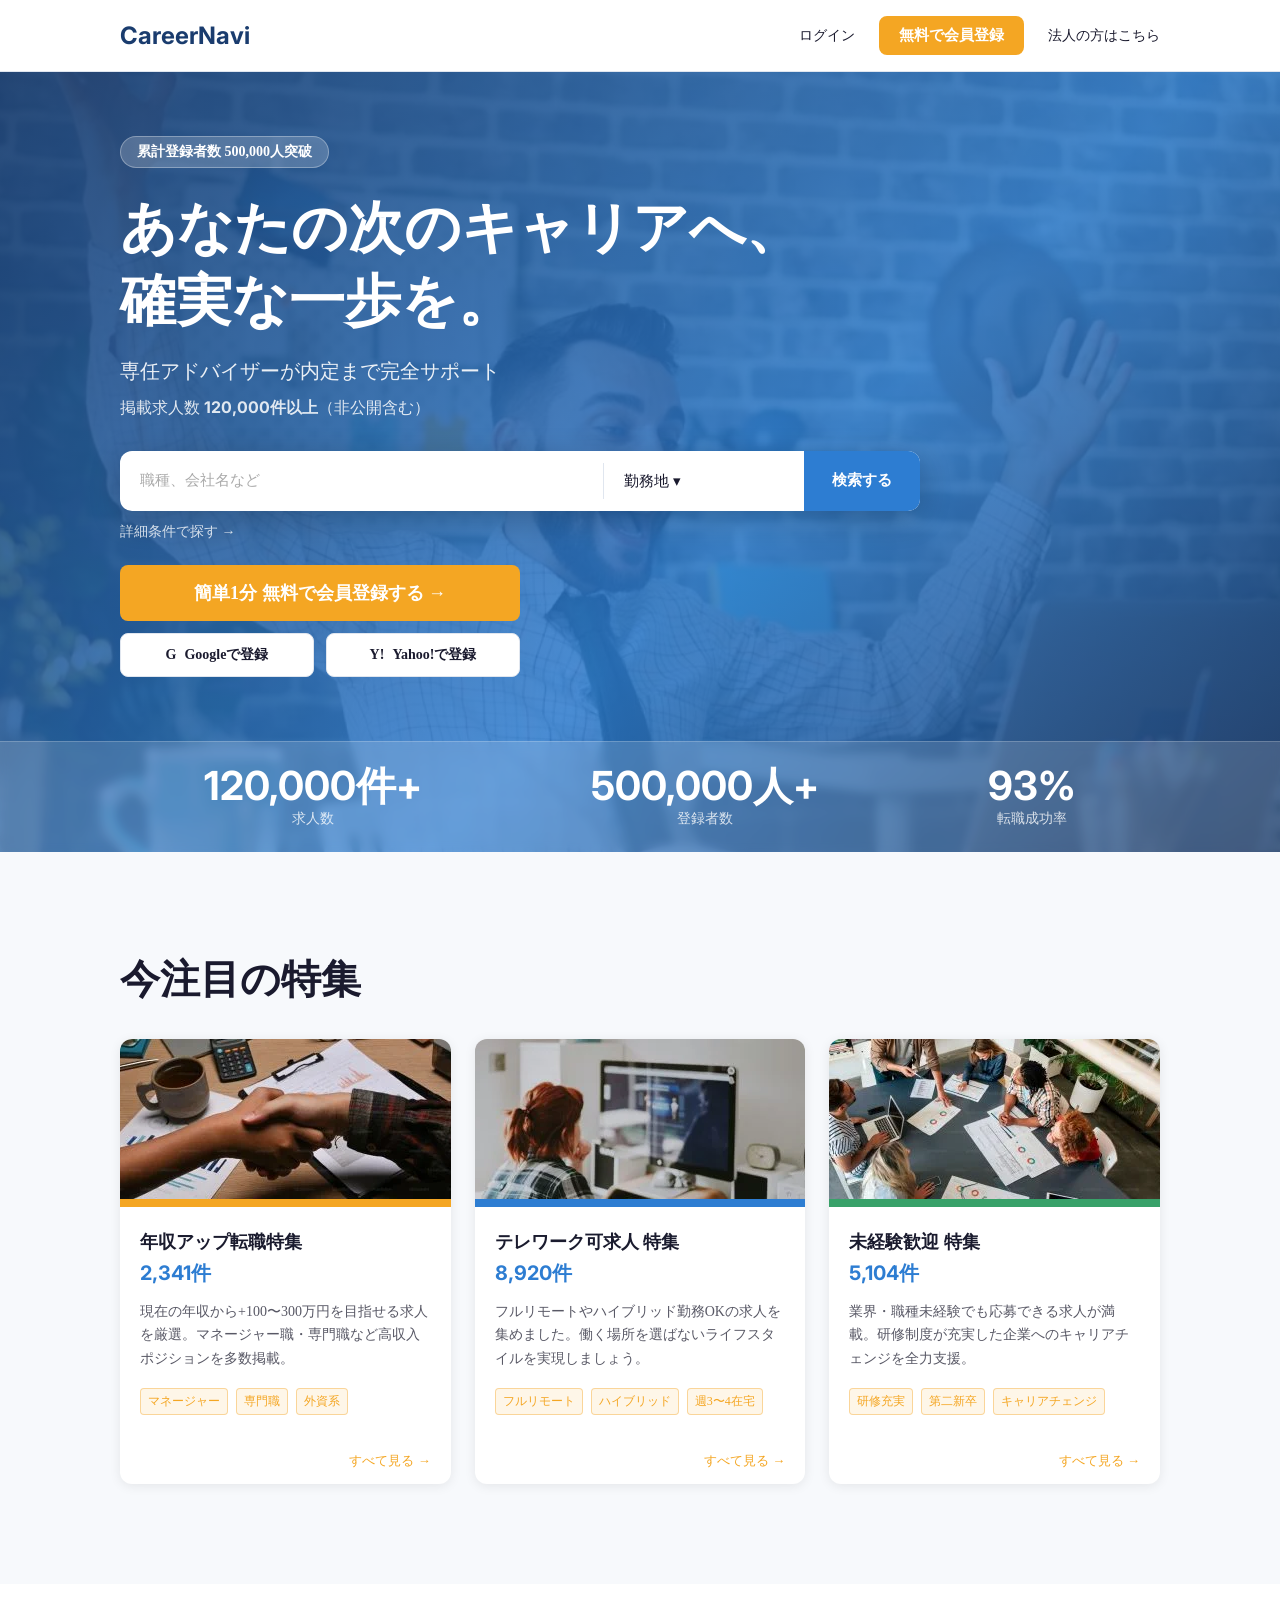
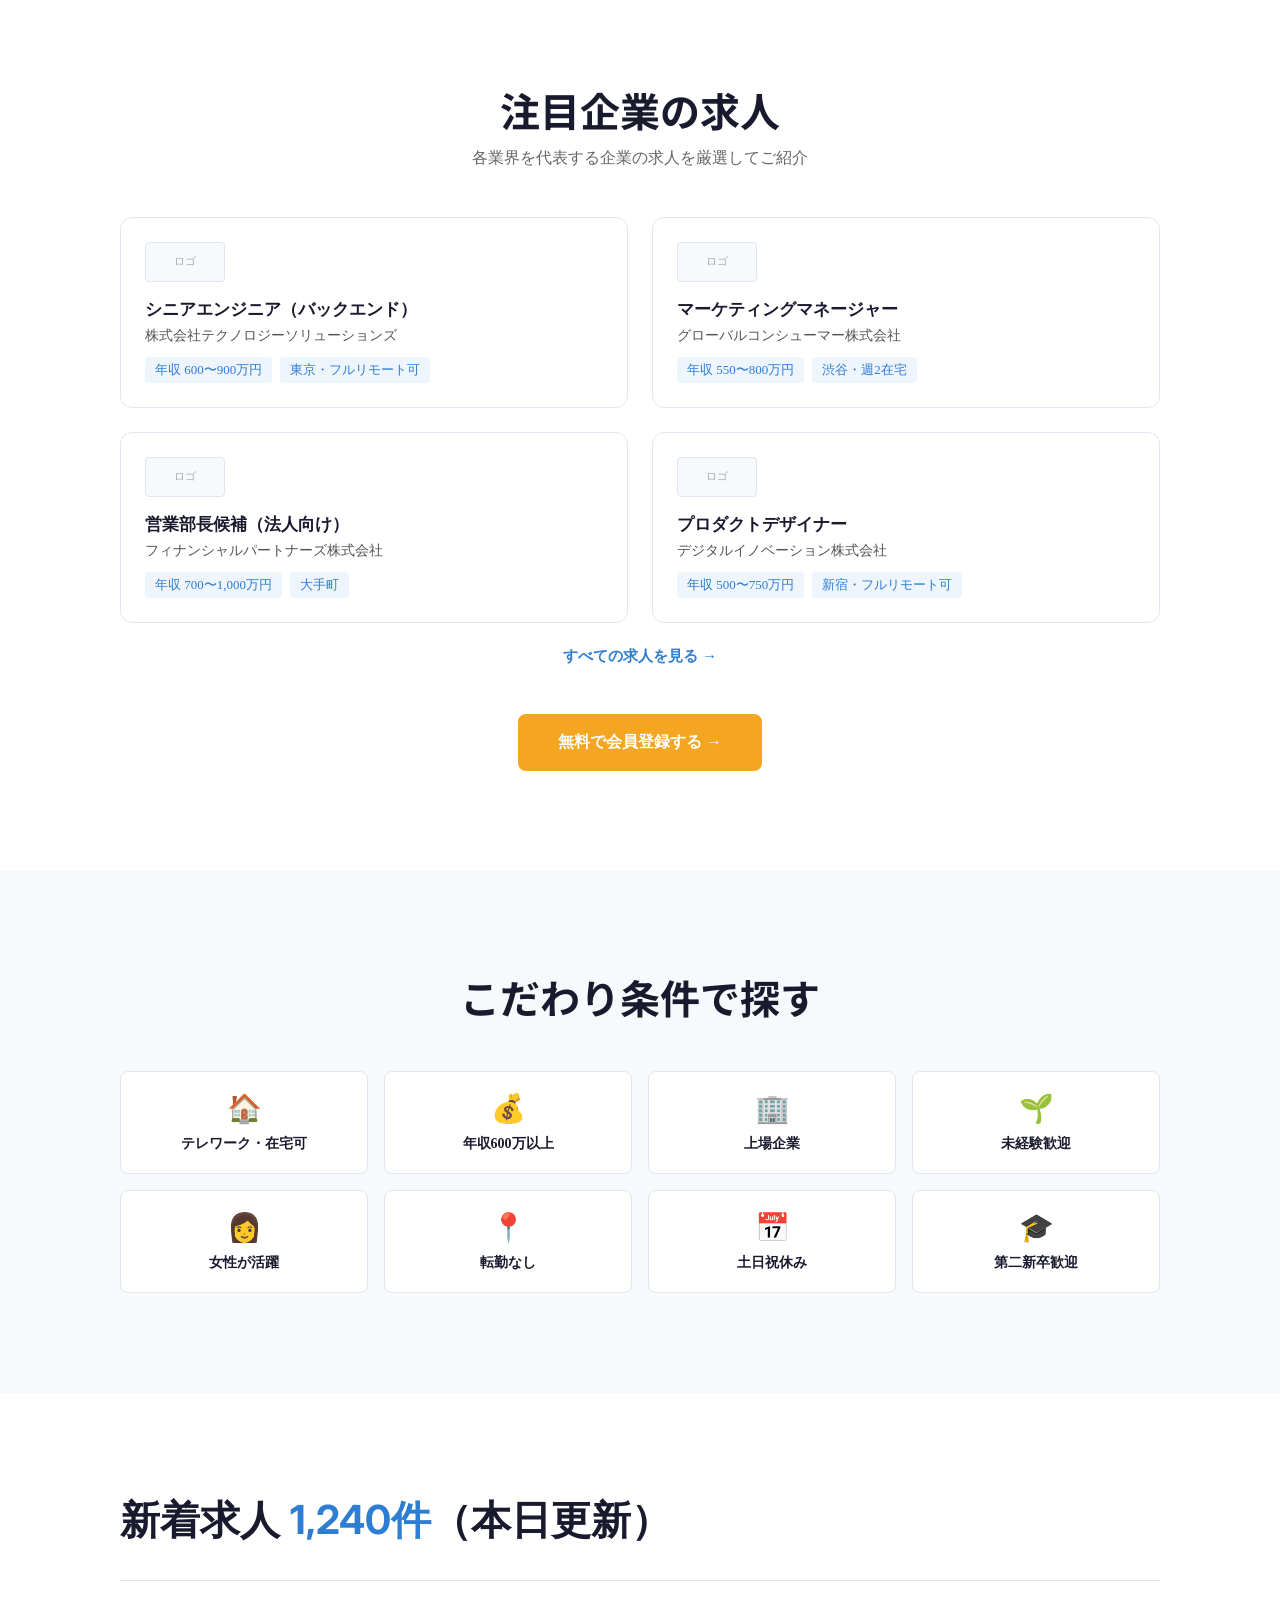
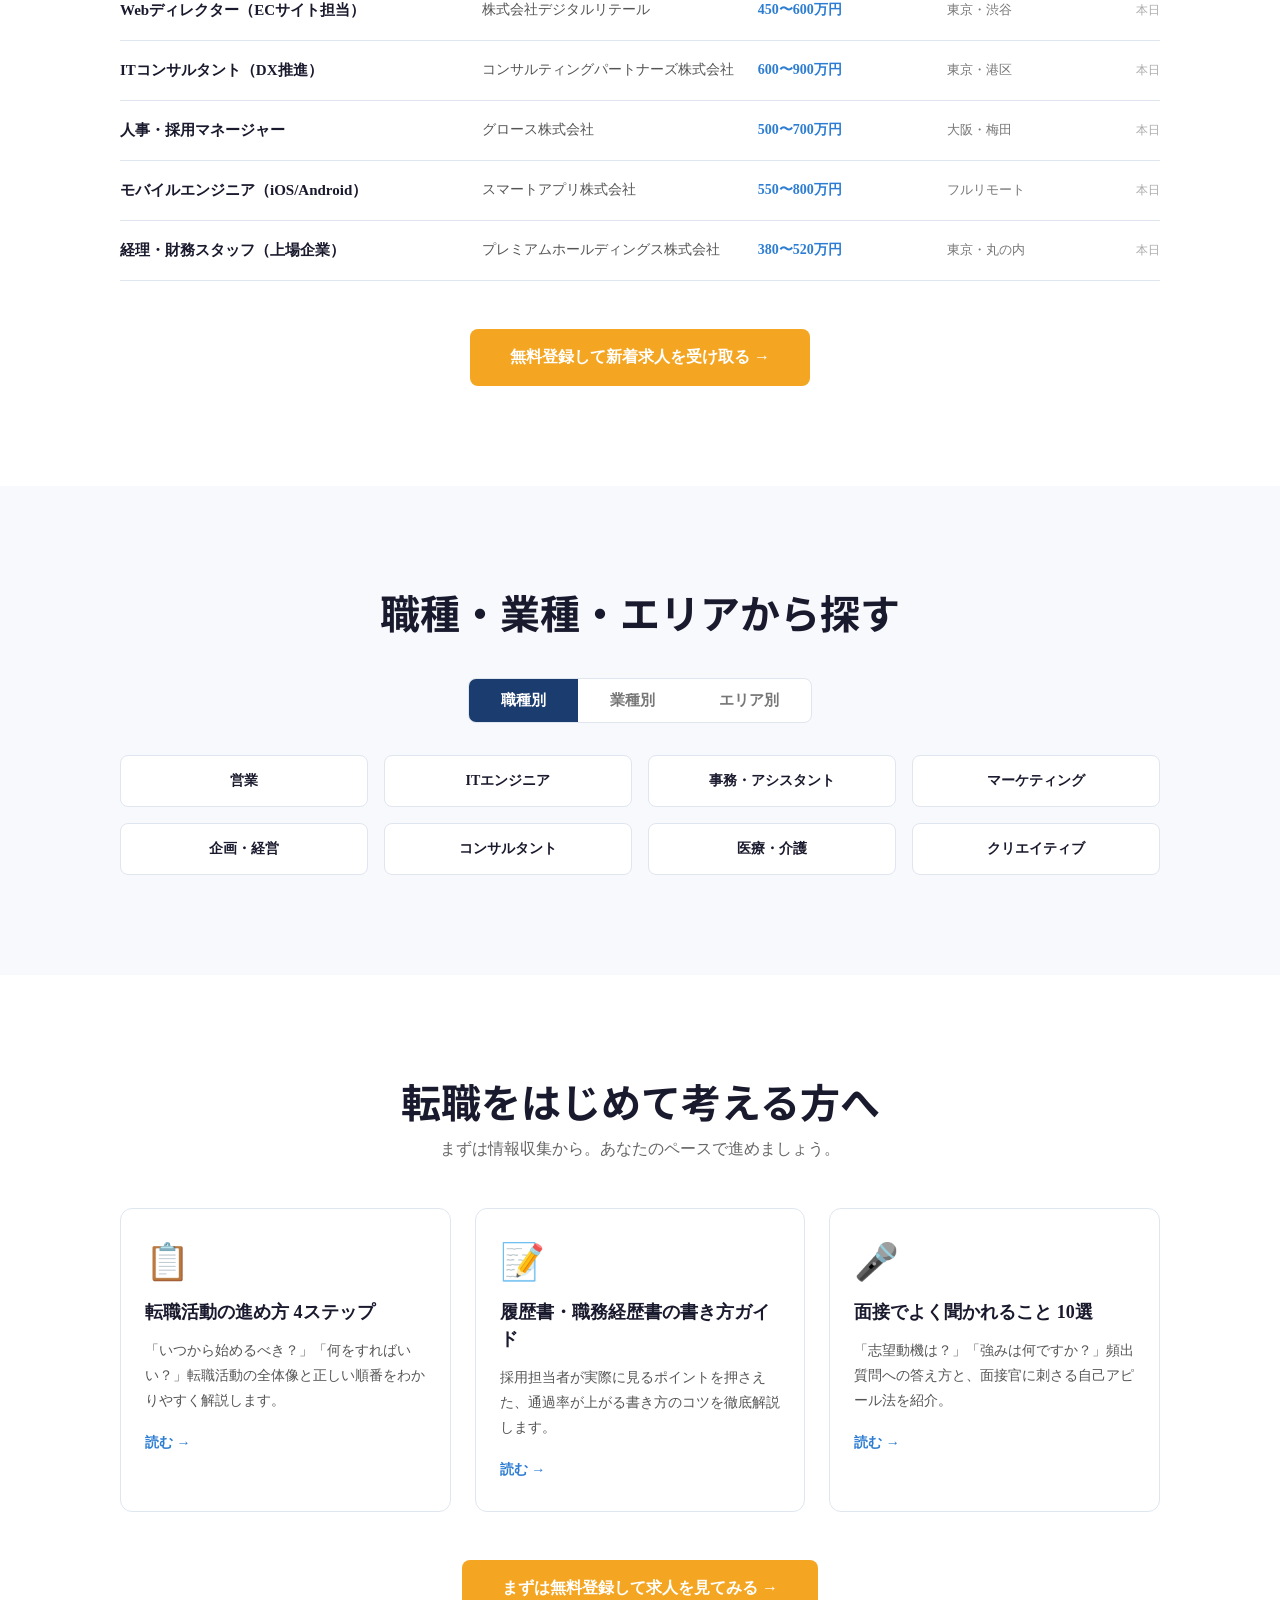
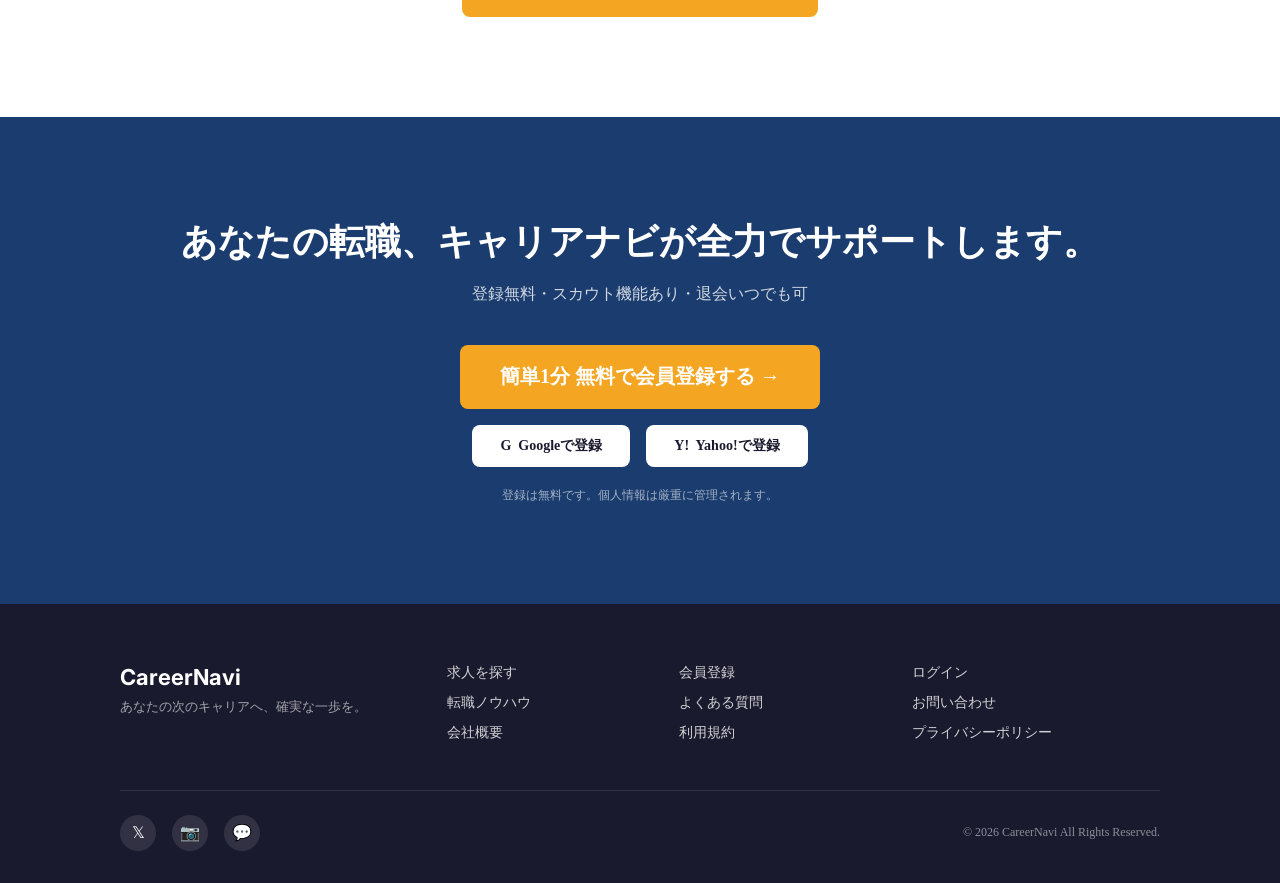
<file: index.html>
<!DOCTYPE html>
<html lang="ja">
<head>
  <meta charset="UTF-8">
  <meta name="viewport" content="width=device-width, initial-scale=1.0">
  <title>キャリアナビ｜転職求人サイト</title>
  <link rel="preconnect" href="https://fonts.googleapis.com">
  <link rel="preconnect" href="https://fonts.gstatic.com" crossorigin>
  <link href="https://fonts.googleapis.com/css2?family=Inter:wght@400;700&family=Noto+Sans+JP:wght@400;700&display=swap" rel="stylesheet">
  <link rel="stylesheet" href="css/reset.css">
  <link rel="stylesheet" href="css/variables.css">
  <link rel="stylesheet" href="css/common.css">
  <link rel="stylesheet" href="css/index.css">
</head>
<body>

<header class="header" id="header">
  <div class="header__inner">
    <a href="index.html" class="header__logo">CareerNavi</a>
    <nav class="header__nav" id="headerNav">
      <a href="#" class="header__login">ログイン</a>
      <a href="register.html" class="btn btn--primary">無料で会員登録</a>
      <a href="#" class="header__corp">法人の方はこちら</a>
    </nav>
    <button class="header__hamburger" id="hamburgerBtn" aria-label="メニューを開く" aria-expanded="false">
      <span></span>
      <span></span>
      <span></span>
    </button>
  </div>
</header>

<section class="fv">
  <div class="fv__inner">
    <span class="fv__badge">累計登録者数 500,000人突破</span>
    <h1 class="fv__title">あなたの次のキャリアへ、<br>確実な一歩を。</h1>
    <p class="fv__subtitle">専任アドバイザーが内定まで完全サポート</p>
    <p class="fv__count">掲載求人数 <strong>120,000件以上</strong>（非公開含む）</p>

    <div class="fv__search">
      <input class="fv__search-input" type="text" placeholder="職種、会社名など">
      <div class="fv__search-divider"></div>
      <select class="fv__search-location">
        <option value="">勤務地 ▾</option>
        <option>東京都</option>
        <option>大阪府</option>
        <option>愛知県</option>
        <option>神奈川県</option>
        <option>福岡県</option>
        <option>リモート可</option>
      </select>
      <button class="fv__search-btn" type="button">検索する</button>
    </div>
    <a href="#" class="fv__search-link">詳細条件で探す →</a>

    <div class="fv__cta">
      <a href="register.html" class="fv__cta-btn">簡単1分 無料で会員登録する →</a>
      <div class="fv__sns-btns">
        <a href="#" class="fv__sns-btn"><span class="fv__sns-btn-icon">G</span>Googleで登録</a>
        <a href="#" class="fv__sns-btn"><span class="fv__sns-btn-icon">Y!</span>Yahoo!で登録</a>
      </div>
    </div>
  </div>

  <div class="fv__stats">
    <div class="fv__stats-inner">
      <div class="stat">
        <div class="stat__number">120,000件+</div>
        <div class="stat__label">求人数</div>
      </div>
      <div class="stat">
        <div class="stat__number">500,000人+</div>
        <div class="stat__label">登録者数</div>
      </div>
      <div class="stat">
        <div class="stat__number">93%</div>
        <div class="stat__label">転職成功率</div>
      </div>
    </div>
  </div>
</section>

<section class="feature">
  <div class="feature__inner">
    <h2 class="feature__title">今注目の特集</h2>
    <div class="feature__slider">

      <div class="feature-card">
        <img class="feature-card__img" src="images/feature-salary.webp" alt="年収アップ転職特集">
        <div class="feature-card__accent" style="background:#F4A623;"></div>
        <h3 class="feature-card__title">年収アップ転職特集</h3>
        <div class="feature-card__count">2,341件</div>
        <p class="feature-card__desc">現在の年収から+100〜300万円を目指せる求人を厳選。マネージャー職・専門職など高収入ポジションを多数掲載。</p>
        <div class="feature-card__tags">
          <span class="feature-card__tag">マネージャー</span>
          <span class="feature-card__tag">専門職</span>
          <span class="feature-card__tag">外資系</span>
        </div>
        <a href="#" class="feature-card__link">すべて見る →</a>
      </div>

      <div class="feature-card">
        <img class="feature-card__img" src="images/feature-remote.webp" alt="テレワーク可求人特集">
        <div class="feature-card__accent" style="background:#2D7DD2;"></div>
        <h3 class="feature-card__title">テレワーク可求人 特集</h3>
        <div class="feature-card__count">8,920件</div>
        <p class="feature-card__desc">フルリモートやハイブリッド勤務OKの求人を集めました。働く場所を選ばないライフスタイルを実現しましょう。</p>
        <div class="feature-card__tags">
          <span class="feature-card__tag">フルリモート</span>
          <span class="feature-card__tag">ハイブリッド</span>
          <span class="feature-card__tag">週3〜4在宅</span>
        </div>
        <a href="#" class="feature-card__link">すべて見る →</a>
      </div>

      <div class="feature-card">
        <img class="feature-card__img" src="images/feature-beginner.webp" alt="未経験歓迎特集">
        <div class="feature-card__accent" style="background:#38A169;"></div>
        <h3 class="feature-card__title">未経験歓迎 特集</h3>
        <div class="feature-card__count">5,104件</div>
        <p class="feature-card__desc">業界・職種未経験でも応募できる求人が満載。研修制度が充実した企業へのキャリアチェンジを全力支援。</p>
        <div class="feature-card__tags">
          <span class="feature-card__tag">研修充実</span>
          <span class="feature-card__tag">第二新卒</span>
          <span class="feature-card__tag">キャリアチェンジ</span>
        </div>
        <a href="#" class="feature-card__link">すべて見る →</a>
      </div>

    </div>
  </div>
</section>

<section class="pickup section--bg-white">
  <div class="pickup__inner">
    <h2 class="section__title section__title--center">注目企業の求人</h2>
    <p class="section__subtitle section__subtitle--center">各業界を代表する企業の求人を厳選してご紹介</p>
    <div class="pickup__grid">

      <div class="job-card">
        <div class="job-card__logo">ロゴ</div>
        <h3 class="job-card__title">シニアエンジニア（バックエンド）</h3>
        <p class="job-card__company">株式会社テクノロジーソリューションズ</p>
        <div class="job-card__meta">
          <span class="job-card__tag">年収 600〜900万円</span>
          <span class="job-card__tag">東京・フルリモート可</span>
        </div>
      </div>

      <div class="job-card">
        <div class="job-card__logo">ロゴ</div>
        <h3 class="job-card__title">マーケティングマネージャー</h3>
        <p class="job-card__company">グローバルコンシューマー株式会社</p>
        <div class="job-card__meta">
          <span class="job-card__tag">年収 550〜800万円</span>
          <span class="job-card__tag">渋谷・週2在宅</span>
        </div>
      </div>

      <div class="job-card">
        <div class="job-card__logo">ロゴ</div>
        <h3 class="job-card__title">営業部長候補（法人向け）</h3>
        <p class="job-card__company">フィナンシャルパートナーズ株式会社</p>
        <div class="job-card__meta">
          <span class="job-card__tag">年収 700〜1,000万円</span>
          <span class="job-card__tag">大手町</span>
        </div>
      </div>

      <div class="job-card">
        <div class="job-card__logo">ロゴ</div>
        <h3 class="job-card__title">プロダクトデザイナー</h3>
        <p class="job-card__company">デジタルイノベーション株式会社</p>
        <div class="job-card__meta">
          <span class="job-card__tag">年収 500〜750万円</span>
          <span class="job-card__tag">新宿・フルリモート可</span>
        </div>
      </div>

    </div>
    <div class="pickup__more-wrapper">
      <a href="#" class="pickup__more">すべての求人を見る →</a>
    </div>
    <div class="section-cta">
      <a href="register.html" class="section-cta__btn">無料で会員登録する →</a>
    </div>
  </div>
</section>

<section class="theme section--bg-light">
  <div class="theme__inner">
    <h2 class="section__title section__title--center">こだわり条件で探す</h2>
    <div class="theme__grid">
      <div class="theme-tile"><span class="theme-tile__icon">🏠</span><span class="theme-tile__label">テレワーク・在宅可</span></div>
      <div class="theme-tile"><span class="theme-tile__icon">💰</span><span class="theme-tile__label">年収600万以上</span></div>
      <div class="theme-tile"><span class="theme-tile__icon">🏢</span><span class="theme-tile__label">上場企業</span></div>
      <div class="theme-tile"><span class="theme-tile__icon">🌱</span><span class="theme-tile__label">未経験歓迎</span></div>
      <div class="theme-tile"><span class="theme-tile__icon">👩</span><span class="theme-tile__label">女性が活躍</span></div>
      <div class="theme-tile"><span class="theme-tile__icon">📍</span><span class="theme-tile__label">転勤なし</span></div>
      <div class="theme-tile"><span class="theme-tile__icon">📅</span><span class="theme-tile__label">土日祝休み</span></div>
      <div class="theme-tile"><span class="theme-tile__icon">🎓</span><span class="theme-tile__label">第二新卒歓迎</span></div>
    </div>
  </div>
</section>

<section class="newjobs section--bg-white">
  <div class="newjobs__inner">
    <h2 class="newjobs__title">新着求人 <span style="font-family:var(--font-en); color:var(--color-secondary);">1,240件</span>（本日更新）</h2>
    <div class="newjobs__list">
      <div class="job-row">
        <div class="job-row__title">Webディレクター（ECサイト担当）</div>
        <div class="job-row__company">株式会社デジタルリテール</div>
        <div class="job-row__salary">450〜600万円</div>
        <div class="job-row__location">東京・渋谷</div>
        <div class="job-row__date">本日</div>
      </div>
      <div class="job-row">
        <div class="job-row__title">ITコンサルタント（DX推進）</div>
        <div class="job-row__company">コンサルティングパートナーズ株式会社</div>
        <div class="job-row__salary">600〜900万円</div>
        <div class="job-row__location">東京・港区</div>
        <div class="job-row__date">本日</div>
      </div>
      <div class="job-row">
        <div class="job-row__title">人事・採用マネージャー</div>
        <div class="job-row__company">グロース株式会社</div>
        <div class="job-row__salary">500〜700万円</div>
        <div class="job-row__location">大阪・梅田</div>
        <div class="job-row__date">本日</div>
      </div>
      <div class="job-row">
        <div class="job-row__title">モバイルエンジニア（iOS/Android）</div>
        <div class="job-row__company">スマートアプリ株式会社</div>
        <div class="job-row__salary">550〜800万円</div>
        <div class="job-row__location">フルリモート</div>
        <div class="job-row__date">本日</div>
      </div>
      <div class="job-row">
        <div class="job-row__title">経理・財務スタッフ（上場企業）</div>
        <div class="job-row__company">プレミアムホールディングス株式会社</div>
        <div class="job-row__salary">380〜520万円</div>
        <div class="job-row__location">東京・丸の内</div>
        <div class="job-row__date">本日</div>
      </div>
    </div>
    <div class="section-cta">
      <a href="register.html" class="section-cta__btn">無料登録して新着求人を受け取る →</a>
    </div>
  </div>
</section>

<section class="category section--bg-light">
  <div class="category__inner">
    <h2 class="section__title section__title--center">職種・業種・エリアから探す</h2>
    <div class="tab-bar">
      <button class="tab-btn is-active" data-tab="tab-job">職種別</button>
      <button class="tab-btn" data-tab="tab-industry">業種別</button>
      <button class="tab-btn" data-tab="tab-area">エリア別</button>
    </div>
    <div id="tab-job" class="tab-content is-active">
      <div class="category__grid">
        <div class="category-tile">営業</div>
        <div class="category-tile">ITエンジニア</div>
        <div class="category-tile">事務・アシスタント</div>
        <div class="category-tile">マーケティング</div>
        <div class="category-tile">企画・経営</div>
        <div class="category-tile">コンサルタント</div>
        <div class="category-tile">医療・介護</div>
        <div class="category-tile">クリエイティブ</div>
      </div>
    </div>
    <div id="tab-industry" class="tab-content">
      <div class="category__grid">
        <div class="category-tile">IT・通信</div>
        <div class="category-tile">金融・保険</div>
        <div class="category-tile">メーカー</div>
        <div class="category-tile">医療・製薬</div>
        <div class="category-tile">商社</div>
        <div class="category-tile">不動産・建設</div>
        <div class="category-tile">サービス業</div>
        <div class="category-tile">コンサル</div>
      </div>
    </div>
    <div id="tab-area" class="tab-content">
      <div class="category__grid">
        <div class="category-tile">東京</div>
        <div class="category-tile">大阪</div>
        <div class="category-tile">愛知</div>
        <div class="category-tile">神奈川</div>
        <div class="category-tile">福岡</div>
        <div class="category-tile">北海道</div>
        <div class="category-tile">京都</div>
        <div class="category-tile">リモート</div>
      </div>
    </div>
  </div>
</section>

<section class="knowhow section--bg-white">
  <div class="knowhow__inner">
    <h2 class="section__title section__title--center">転職をはじめて考える方へ</h2>
    <p class="section__subtitle section__subtitle--center">まずは情報収集から。あなたのペースで進めましょう。</p>
    <div class="knowhow__grid">
      <div class="knowhow-card">
        <div class="knowhow-card__icon">📋</div>
        <h3 class="knowhow-card__title">転職活動の進め方 4ステップ</h3>
        <p class="knowhow-card__desc">「いつから始めるべき？」「何をすればいい？」転職活動の全体像と正しい順番をわかりやすく解説します。</p>
        <a href="#" class="knowhow-card__link">読む →</a>
      </div>
      <div class="knowhow-card">
        <div class="knowhow-card__icon">📝</div>
        <h3 class="knowhow-card__title">履歴書・職務経歴書の書き方ガイド</h3>
        <p class="knowhow-card__desc">採用担当者が実際に見るポイントを押さえた、通過率が上がる書き方のコツを徹底解説します。</p>
        <a href="#" class="knowhow-card__link">読む →</a>
      </div>
      <div class="knowhow-card">
        <div class="knowhow-card__icon">🎤</div>
        <h3 class="knowhow-card__title">面接でよく聞かれること 10選</h3>
        <p class="knowhow-card__desc">「志望動機は？」「強みは何ですか？」頻出質問への答え方と、面接官に刺さる自己アピール法を紹介。</p>
        <a href="#" class="knowhow-card__link">読む →</a>
      </div>
    </div>
    <div class="section-cta">
      <a href="register.html" class="section-cta__btn">まずは無料登録して求人を見てみる →</a>
    </div>
  </div>
</section>

<section class="closing-cta">
  <div class="closing-cta__inner">
    <h2 class="closing-cta__title">あなたの転職、キャリアナビが全力でサポートします。</h2>
    <p class="closing-cta__sub">登録無料・スカウト機能あり・退会いつでも可</p>
    <a href="register.html" class="closing-cta__btn">簡単1分 無料で会員登録する →</a>
    <div class="closing-cta__sns">
      <a href="#" class="closing-cta__sns-btn">G &nbsp;Googleで登録</a>
      <a href="#" class="closing-cta__sns-btn">Y! &nbsp;Yahoo!で登録</a>
    </div>
    <p class="closing-cta__note">登録は無料です。個人情報は厳重に管理されます。</p>
  </div>
</section>

<footer class="footer">
  <div class="footer__inner">
    <div class="footer__top">
      <div>
        <div class="footer__logo">CareerNavi</div>
        <p class="footer__tagline">あなたの次のキャリアへ、確実な一歩を。</p>
      </div>
      <div class="footer__links">
        <a href="#" class="footer__link">求人を探す</a>
        <a href="register.html" class="footer__link">会員登録</a>
        <a href="#" class="footer__link">ログイン</a>
        <a href="#" class="footer__link">転職ノウハウ</a>
        <a href="#" class="footer__link">よくある質問</a>
        <a href="#" class="footer__link">お問い合わせ</a>
        <a href="#" class="footer__link">会社概要</a>
        <a href="#" class="footer__link">利用規約</a>
        <a href="#" class="footer__link">プライバシーポリシー</a>
      </div>
    </div>
    <div class="footer__bottom">
      <div class="footer__sns">
        <a href="#" class="footer__sns-link">𝕏</a>
        <a href="#" class="footer__sns-link">📷</a>
        <a href="#" class="footer__sns-link">💬</a>
      </div>
      <p class="footer__copy">© 2026 CareerNavi All Rights Reserved.</p>
    </div>
  </div>
</footer>

<script src="js/common.js"></script>
<script src="js/index.js"></script>
</body>
</html>
</file>
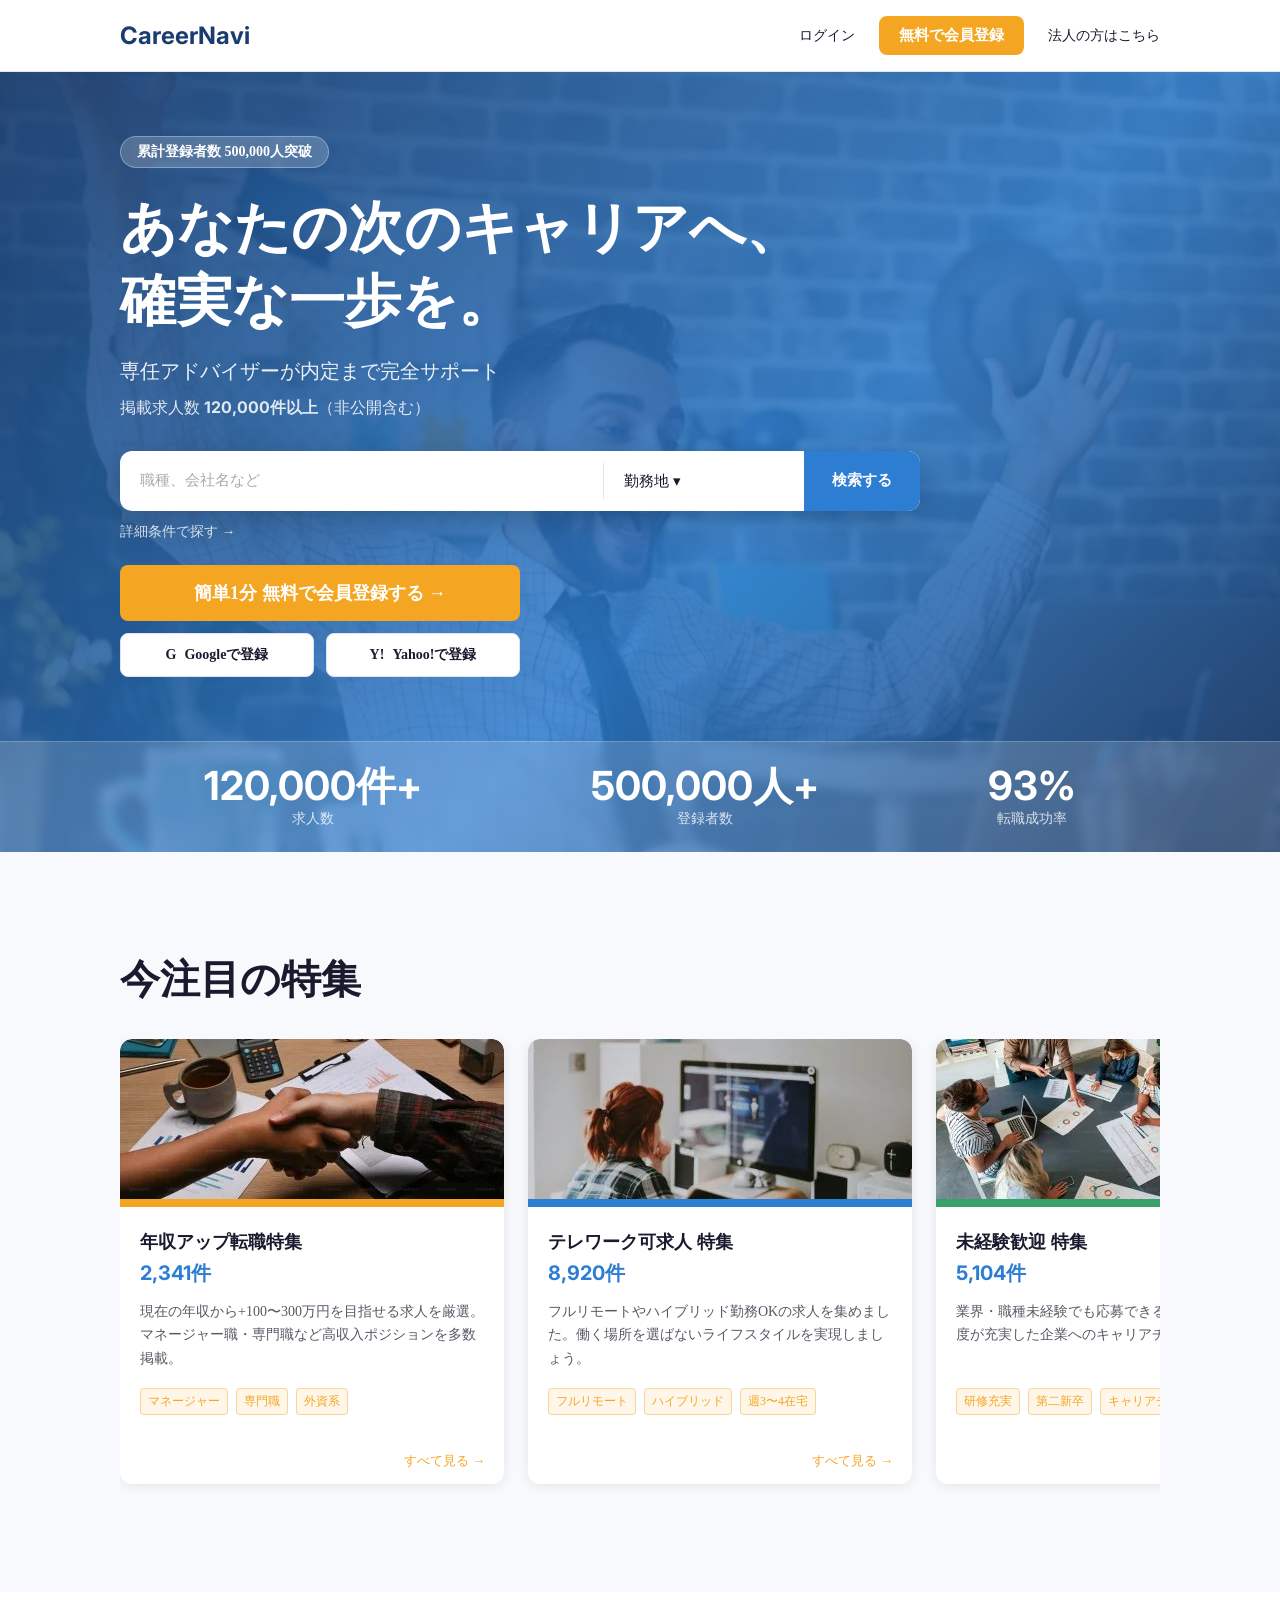
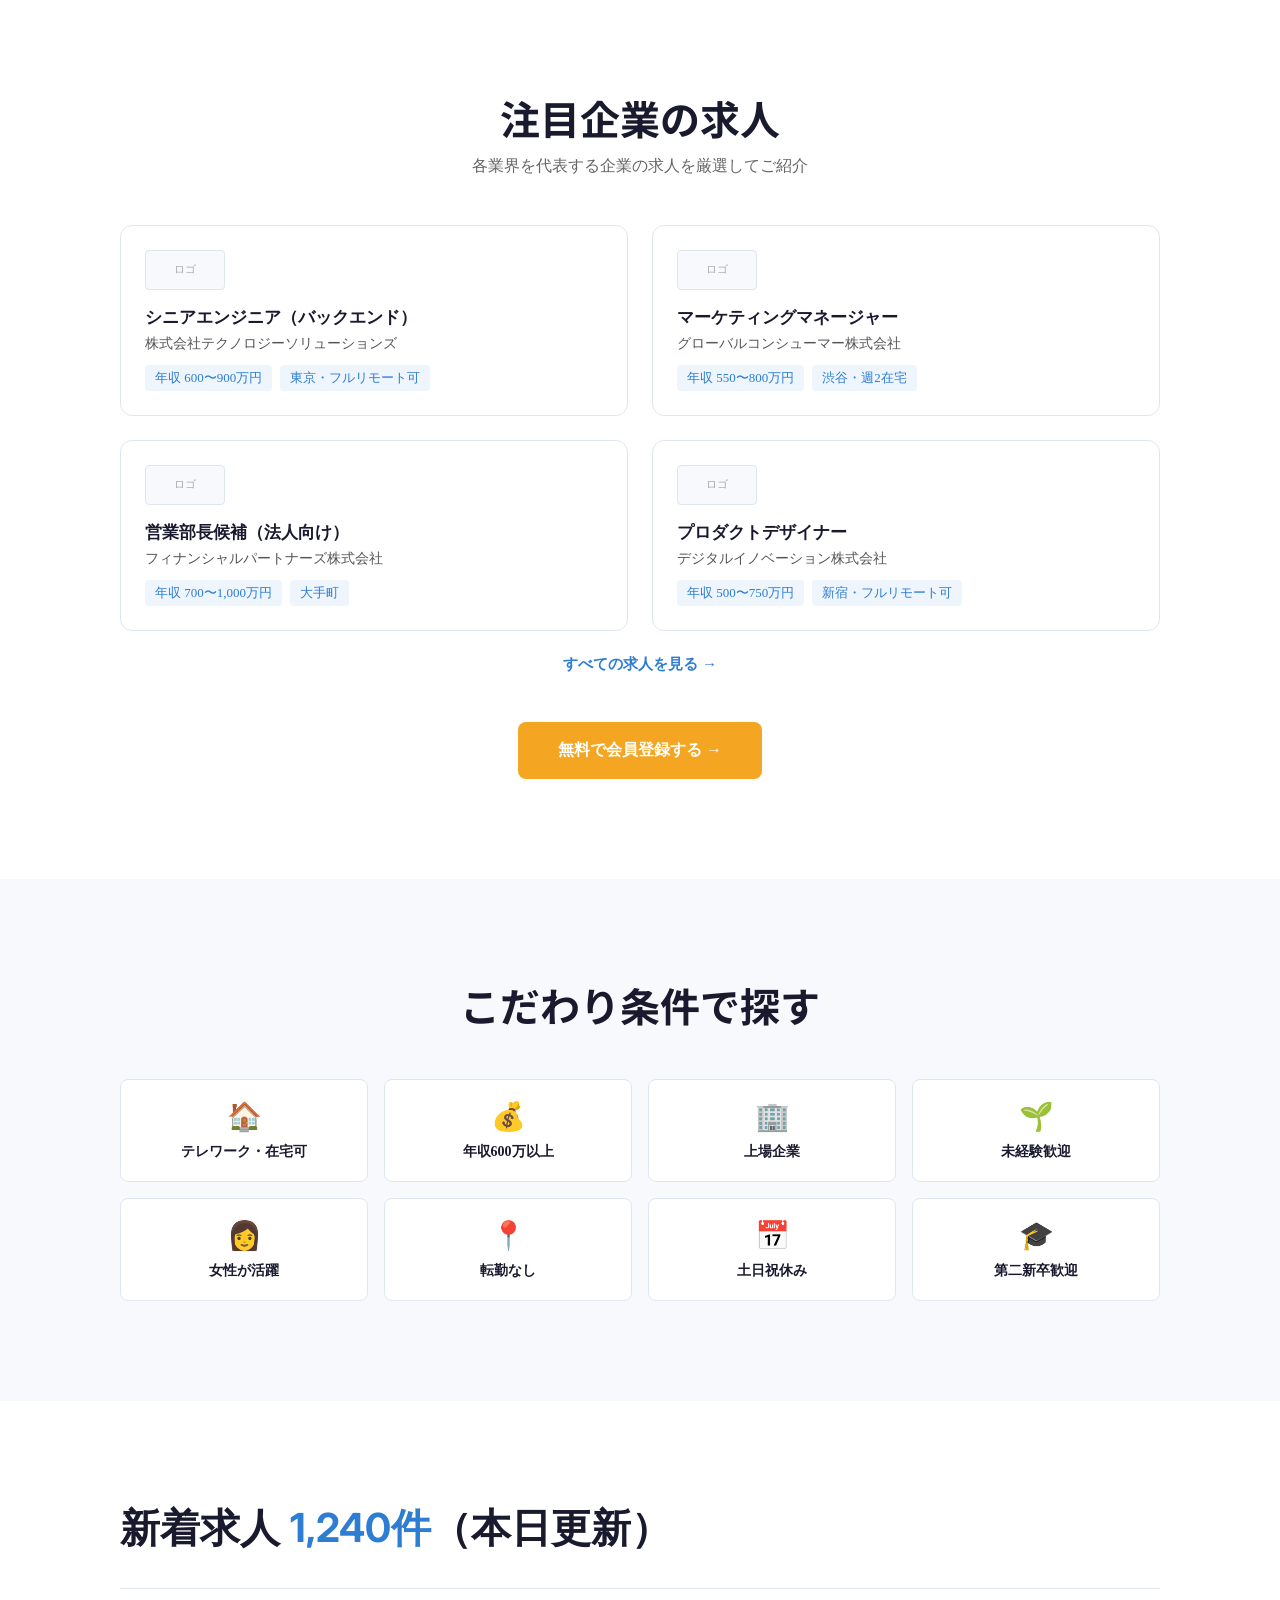
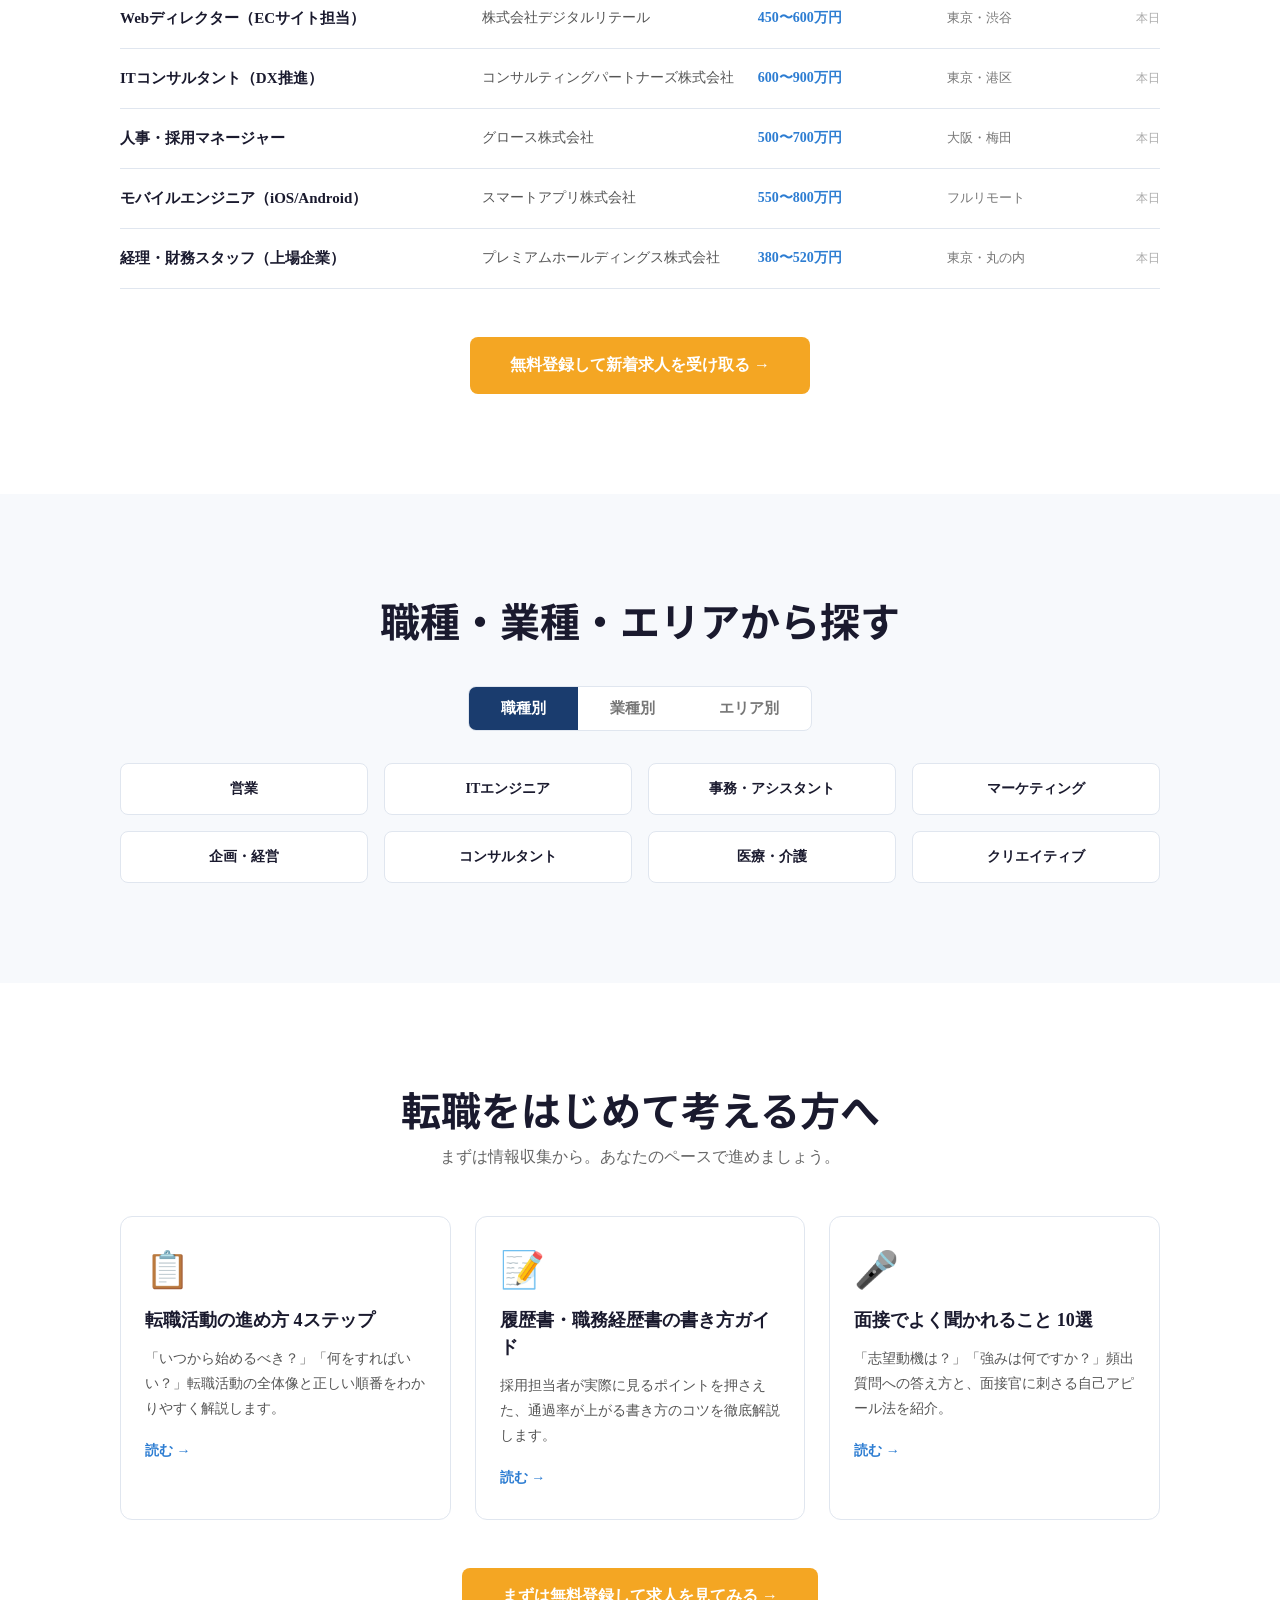
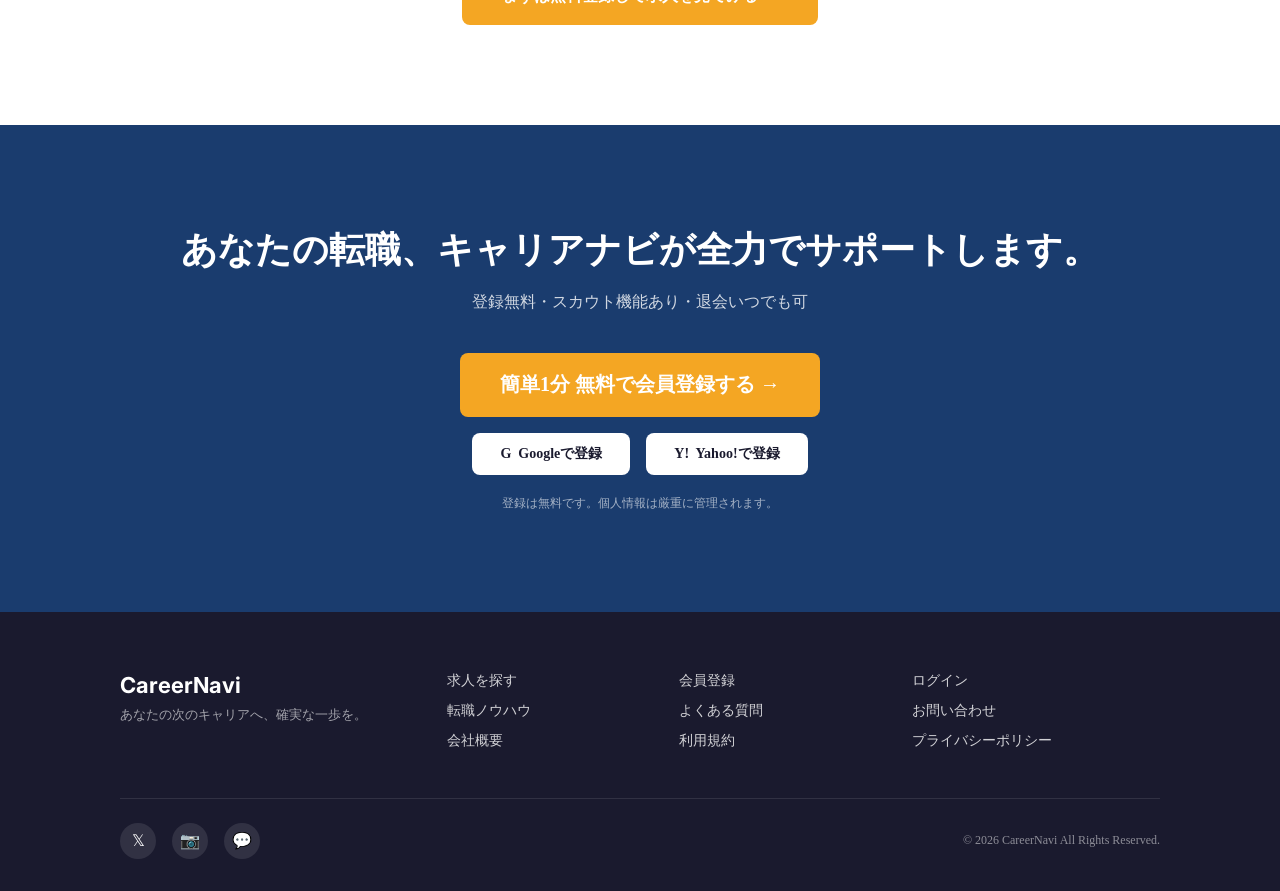
<file: careernavi/index.html>
<!DOCTYPE html>
<html lang="ja">
<head>
  <meta charset="UTF-8">
  <meta name="viewport" content="width=device-width, initial-scale=1.0">
  <title>キャリアナビ｜転職求人サイト</title>
  <!-- Google Fonts: 日本語フォント (Noto Sans JP) と英字フォント (Inter) を読み込む -->
  <link rel="preconnect" href="https://fonts.googleapis.com">
  <link rel="preconnect" href="https://fonts.gstatic.com" crossorigin>
  <link href="https://fonts.googleapis.com/css2?family=Inter:wght@400;700&family=Noto+Sans+JP:wght@400;700&display=swap" rel="stylesheet">
  <!-- CSS 読み込み順: reset → variables（変数定義）→ common（共通部品）→ index（ページ固有） -->
  <link rel="stylesheet" href="css/reset.css">
  <link rel="stylesheet" href="css/variables.css">
  <link rel="stylesheet" href="css/common.css">
  <link rel="stylesheet" href="css/index.css">
</head>
<body>

<!-- ===== S01: ヘッダー =====
     position: fixed で画面上部に固定。スクロール時に JS が is-scrolled クラスを付与して影を表示。
     ヘッダー高さ (72px) は variables.css や各ページの margin-top と合わせている。 -->
<header class="header" id="header">
  <div class="header__inner">
    <a href="index.html" class="header__logo">CareerNavi</a>
    <nav class="header__nav">
      <a href="#" class="header__login">ログイン</a>
      <a href="register.html" class="btn btn--primary">無料で会員登録</a>
      <a href="#" class="header__corp">法人の方はこちら</a>
    </nav>
  </div>
</header>

<!-- ===== S02: ファーストビュー (FV) =====
     hero-bg.webp の上に CSS グラデーションオーバーレイを重ねている。
     画像差し替えは images/hero-bg.webp を入れ替え、index.css の background-image も更新。
     検索フォームとCTAボタン、実績統計バーを含む。 -->
<section class="fv">
  <div class="fv__inner">
    <!-- キャッチバッジ: 登録者数などの訴求文言 -->
    <span class="fv__badge">累計登録者数 500,000人突破</span>
    <h1 class="fv__title">あなたの次のキャリアへ、<br>確実な一歩を。</h1>
    <p class="fv__subtitle">専任アドバイザーが内定まで完全サポート</p>
    <p class="fv__count">掲載求人数 <strong>120,000件以上</strong>（非公開含む）</p>

    <!-- 求人検索フォーム: キーワード入力・エリア選択・検索ボタンの3要素 -->
    <div class="fv__search">
      <input class="fv__search-input" type="text" placeholder="職種、会社名など">
      <div class="fv__search-divider"></div>
      <select class="fv__search-location">
        <option value="">勤務地 ▾</option>
        <option>東京都</option>
        <option>大阪府</option>
        <option>愛知県</option>
        <option>神奈川県</option>
        <option>福岡県</option>
        <option>リモート可</option>
      </select>
      <button class="fv__search-btn" type="button">検索する</button>
    </div>
    <a href="#" class="fv__search-link">詳細条件で探す →</a>

    <!-- CTAエリア: メイン登録ボタン + Google・Yahoo! SNS登録ボタン -->
    <div class="fv__cta">
      <a href="register.html" class="fv__cta-btn">簡単1分 無料で会員登録する →</a>
      <div class="fv__sns-btns">
        <a href="#" class="fv__sns-btn"><span class="fv__sns-btn-icon">G</span>Googleで登録</a>
        <a href="#" class="fv__sns-btn"><span class="fv__sns-btn-icon">Y!</span>Yahoo!で登録</a>
      </div>
    </div>
  </div>

  <!-- 実績統計バー: FV 下部に求人数・登録者数・転職成功率を表示 -->
  <div class="fv__stats">
    <div class="fv__stats-inner">
      <div class="stat">
        <div class="stat__number">120,000件+</div>
        <div class="stat__label">求人数</div>
      </div>
      <div class="stat">
        <div class="stat__number">500,000人+</div>
        <div class="stat__label">登録者数</div>
      </div>
      <div class="stat">
        <div class="stat__number">93%</div>
        <div class="stat__label">転職成功率</div>
      </div>
    </div>
  </div>
</section>

<!-- ===== S03: 特集スライダー =====
     横スクロールカードが JS で自動ループする。
     カードの追加・削除は .feature-card ブロックを増減するだけでOK。
     スライド速度は js/index.js の speed 変数で調整。 -->
<section class="feature">
  <div class="feature__inner">
    <h2 class="feature__title">今注目の特集</h2>
    <div class="feature__slider">

      <!-- 特集カード 1: accent の background 色でアクセントバーの色を変える -->
      <div class="feature-card">
        <img class="feature-card__img" src="images/feature-salary.webp" alt="年収アップ転職特集">
        <div class="feature-card__accent" style="background:#F4A623;"></div>
        <h3 class="feature-card__title">年収アップ転職特集</h3>
        <div class="feature-card__count">2,341件</div>
        <p class="feature-card__desc">現在の年収から+100〜300万円を目指せる求人を厳選。マネージャー職・専門職など高収入ポジションを多数掲載。</p>
        <div class="feature-card__tags">
          <span class="feature-card__tag">マネージャー</span>
          <span class="feature-card__tag">専門職</span>
          <span class="feature-card__tag">外資系</span>
        </div>
        <a href="#" class="feature-card__link">すべて見る →</a>
      </div>

      <!-- 特集カード 2 -->
      <div class="feature-card">
        <img class="feature-card__img" src="images/feature-remote.webp" alt="テレワーク可求人特集">
        <div class="feature-card__accent" style="background:#2D7DD2;"></div>
        <h3 class="feature-card__title">テレワーク可求人 特集</h3>
        <div class="feature-card__count">8,920件</div>
        <p class="feature-card__desc">フルリモートやハイブリッド勤務OKの求人を集めました。働く場所を選ばないライフスタイルを実現しましょう。</p>
        <div class="feature-card__tags">
          <span class="feature-card__tag">フルリモート</span>
          <span class="feature-card__tag">ハイブリッド</span>
          <span class="feature-card__tag">週3〜4在宅</span>
        </div>
        <a href="#" class="feature-card__link">すべて見る →</a>
      </div>

      <!-- 特集カード 3 -->
      <div class="feature-card">
        <img class="feature-card__img" src="images/feature-beginner.webp" alt="未経験歓迎特集">
        <div class="feature-card__accent" style="background:#38A169;"></div>
        <h3 class="feature-card__title">未経験歓迎 特集</h3>
        <div class="feature-card__count">5,104件</div>
        <p class="feature-card__desc">業界・職種未経験でも応募できる求人が満載。研修制度が充実した企業へのキャリアチェンジを全力支援。</p>
        <div class="feature-card__tags">
          <span class="feature-card__tag">研修充実</span>
          <span class="feature-card__tag">第二新卒</span>
          <span class="feature-card__tag">キャリアチェンジ</span>
        </div>
        <a href="#" class="feature-card__link">すべて見る →</a>
      </div>

    </div>
  </div>
</section>

<!-- ===== S04: 注目企業の求人 =====
     .job-card を追加・削除することで求人数を調整できる。
     企業ロゴは .job-card__logo 内に img タグを追加して差し替える。 -->
<section class="pickup section--bg-white">
  <div class="pickup__inner">
    <h2 class="section__title section__title--center">注目企業の求人</h2>
    <p class="section__subtitle section__subtitle--center">各業界を代表する企業の求人を厳選してご紹介</p>
    <div class="pickup__grid">

      <div class="job-card">
        <div class="job-card__logo">ロゴ</div>
        <h3 class="job-card__title">シニアエンジニア（バックエンド）</h3>
        <p class="job-card__company">株式会社テクノロジーソリューションズ</p>
        <div class="job-card__meta">
          <span class="job-card__tag">年収 600〜900万円</span>
          <span class="job-card__tag">東京・フルリモート可</span>
        </div>
      </div>

      <div class="job-card">
        <div class="job-card__logo">ロゴ</div>
        <h3 class="job-card__title">マーケティングマネージャー</h3>
        <p class="job-card__company">グローバルコンシューマー株式会社</p>
        <div class="job-card__meta">
          <span class="job-card__tag">年収 550〜800万円</span>
          <span class="job-card__tag">渋谷・週2在宅</span>
        </div>
      </div>

      <div class="job-card">
        <div class="job-card__logo">ロゴ</div>
        <h3 class="job-card__title">営業部長候補（法人向け）</h3>
        <p class="job-card__company">フィナンシャルパートナーズ株式会社</p>
        <div class="job-card__meta">
          <span class="job-card__tag">年収 700〜1,000万円</span>
          <span class="job-card__tag">大手町</span>
        </div>
      </div>

      <div class="job-card">
        <div class="job-card__logo">ロゴ</div>
        <h3 class="job-card__title">プロダクトデザイナー</h3>
        <p class="job-card__company">デジタルイノベーション株式会社</p>
        <div class="job-card__meta">
          <span class="job-card__tag">年収 500〜750万円</span>
          <span class="job-card__tag">新宿・フルリモート可</span>
        </div>
      </div>

    </div>
    <div style="text-align:center; margin-top: 24px;">
      <a href="#" class="pickup__more">すべての求人を見る →</a>
    </div>
    <div class="section-cta">
      <a href="register.html" class="section-cta__btn">無料で会員登録する →</a>
    </div>
  </div>
</section>

<!-- ===== S05: こだわり条件タイル =====
     アイコン + ラベルのカードを4列グリッドで並べる。
     タイルの追加・削除は .theme-tile ブロックを増減するだけ。 -->
<section class="theme section--bg-light">
  <div class="theme__inner">
    <h2 class="section__title section__title--center">こだわり条件で探す</h2>
    <div class="theme__grid">
      <div class="theme-tile"><span class="theme-tile__icon">🏠</span><span class="theme-tile__label">テレワーク・在宅可</span></div>
      <div class="theme-tile"><span class="theme-tile__icon">💰</span><span class="theme-tile__label">年収600万以上</span></div>
      <div class="theme-tile"><span class="theme-tile__icon">🏢</span><span class="theme-tile__label">上場企業</span></div>
      <div class="theme-tile"><span class="theme-tile__icon">🌱</span><span class="theme-tile__label">未経験歓迎</span></div>
      <div class="theme-tile"><span class="theme-tile__icon">👩</span><span class="theme-tile__label">女性が活躍</span></div>
      <div class="theme-tile"><span class="theme-tile__icon">📍</span><span class="theme-tile__label">転勤なし</span></div>
      <div class="theme-tile"><span class="theme-tile__icon">📅</span><span class="theme-tile__label">土日祝休み</span></div>
      <div class="theme-tile"><span class="theme-tile__icon">🎓</span><span class="theme-tile__label">第二新卒歓迎</span></div>
    </div>
  </div>
</section>

<!-- ===== S06: 新着求人 =====
     .job-row を追加することで表示件数を増やせる。
     SP では年収 (.job-row__salary) と更新日 (.job-row__date) が非表示になる。 -->
<section class="newjobs section--bg-white">
  <div class="newjobs__inner">
    <h2 class="newjobs__title">新着求人 <span style="font-family:var(--font-en); color:var(--color-secondary);">1,240件</span>（本日更新）</h2>
    <div class="newjobs__list">
      <div class="job-row">
        <div class="job-row__title">Webディレクター（ECサイト担当）</div>
        <div class="job-row__company">株式会社デジタルリテール</div>
        <div class="job-row__salary">450〜600万円</div>
        <div class="job-row__location">東京・渋谷</div>
        <div class="job-row__date">本日</div>
      </div>
      <div class="job-row">
        <div class="job-row__title">ITコンサルタント（DX推進）</div>
        <div class="job-row__company">コンサルティングパートナーズ株式会社</div>
        <div class="job-row__salary">600〜900万円</div>
        <div class="job-row__location">東京・港区</div>
        <div class="job-row__date">本日</div>
      </div>
      <div class="job-row">
        <div class="job-row__title">人事・採用マネージャー</div>
        <div class="job-row__company">グロース株式会社</div>
        <div class="job-row__salary">500〜700万円</div>
        <div class="job-row__location">大阪・梅田</div>
        <div class="job-row__date">本日</div>
      </div>
      <div class="job-row">
        <div class="job-row__title">モバイルエンジニア（iOS/Android）</div>
        <div class="job-row__company">スマートアプリ株式会社</div>
        <div class="job-row__salary">550〜800万円</div>
        <div class="job-row__location">フルリモート</div>
        <div class="job-row__date">本日</div>
      </div>
      <div class="job-row">
        <div class="job-row__title">経理・財務スタッフ（上場企業）</div>
        <div class="job-row__company">プレミアムホールディングス株式会社</div>
        <div class="job-row__salary">380〜520万円</div>
        <div class="job-row__location">東京・丸の内</div>
        <div class="job-row__date">本日</div>
      </div>
    </div>
    <div class="section-cta">
      <a href="register.html" class="section-cta__btn">無料登録して新着求人を受け取る →</a>
    </div>
  </div>
</section>

<!-- ===== S07: 職種・業種・エリアから探す =====
     タブ切り替えは js/index.js で制御。
     .tab-btn の data-tab と .tab-content の id が一致している必要がある。
     タブの追加時はボタンとパネルをセットで追加する。 -->
<section class="category section--bg-light">
  <div class="category__inner">
    <h2 class="section__title section__title--center">職種・業種・エリアから探す</h2>
    <!-- タブボタン: data-tab の値と対応するパネルの id を一致させる -->
    <div class="tab-bar">
      <button class="tab-btn is-active" data-tab="tab-job">職種別</button>
      <button class="tab-btn" data-tab="tab-industry">業種別</button>
      <button class="tab-btn" data-tab="tab-area">エリア別</button>
    </div>
    <!-- 職種タブパネル -->
    <div id="tab-job" class="tab-content is-active">
      <div class="category__grid">
        <div class="category-tile">営業</div>
        <div class="category-tile">ITエンジニア</div>
        <div class="category-tile">事務・アシスタント</div>
        <div class="category-tile">マーケティング</div>
        <div class="category-tile">企画・経営</div>
        <div class="category-tile">コンサルタント</div>
        <div class="category-tile">医療・介護</div>
        <div class="category-tile">クリエイティブ</div>
      </div>
    </div>
    <!-- 業種タブパネル -->
    <div id="tab-industry" class="tab-content">
      <div class="category__grid">
        <div class="category-tile">IT・通信</div>
        <div class="category-tile">金融・保険</div>
        <div class="category-tile">メーカー</div>
        <div class="category-tile">医療・製薬</div>
        <div class="category-tile">商社</div>
        <div class="category-tile">不動産・建設</div>
        <div class="category-tile">サービス業</div>
        <div class="category-tile">コンサル</div>
      </div>
    </div>
    <!-- エリアタブパネル -->
    <div id="tab-area" class="tab-content">
      <div class="category__grid">
        <div class="category-tile">東京</div>
        <div class="category-tile">大阪</div>
        <div class="category-tile">愛知</div>
        <div class="category-tile">神奈川</div>
        <div class="category-tile">福岡</div>
        <div class="category-tile">北海道</div>
        <div class="category-tile">京都</div>
        <div class="category-tile">リモート</div>
      </div>
    </div>
  </div>
</section>

<!-- ===== S08: 転職ノウハウ =====
     .knowhow-card を追加することで記事カードを増やせる。3列グリッドのため3の倍数が収まりよい。 -->
<section class="knowhow section--bg-white">
  <div class="knowhow__inner">
    <h2 class="section__title section__title--center">転職をはじめて考える方へ</h2>
    <p class="section__subtitle section__subtitle--center">まずは情報収集から。あなたのペースで進めましょう。</p>
    <div class="knowhow__grid">
      <div class="knowhow-card">
        <div class="knowhow-card__icon">📋</div>
        <h3 class="knowhow-card__title">転職活動の進め方 4ステップ</h3>
        <p class="knowhow-card__desc">「いつから始めるべき？」「何をすればいい？」転職活動の全体像と正しい順番をわかりやすく解説します。</p>
        <a href="#" class="knowhow-card__link">読む →</a>
      </div>
      <div class="knowhow-card">
        <div class="knowhow-card__icon">📝</div>
        <h3 class="knowhow-card__title">履歴書・職務経歴書の書き方ガイド</h3>
        <p class="knowhow-card__desc">採用担当者が実際に見るポイントを押さえた、通過率が上がる書き方のコツを徹底解説します。</p>
        <a href="#" class="knowhow-card__link">読む →</a>
      </div>
      <div class="knowhow-card">
        <div class="knowhow-card__icon">🎤</div>
        <h3 class="knowhow-card__title">面接でよく聞かれること 10選</h3>
        <p class="knowhow-card__desc">「志望動機は？」「強みは何ですか？」頻出質問への答え方と、面接官に刺さる自己アピール法を紹介。</p>
        <a href="#" class="knowhow-card__link">読む →</a>
      </div>
    </div>
    <div class="section-cta">
      <a href="register.html" class="section-cta__btn">まずは無料登録して求人を見てみる →</a>
    </div>
  </div>
</section>

<!-- ===== S09: クロージングCTA =====
     ページ末尾の最終登録促進エリア。背景は primary ネイビー。
     ボタンテキストや補足文の変更はここで行う。 -->
<section class="closing-cta">
  <div class="closing-cta__inner">
    <h2 class="closing-cta__title">あなたの転職、キャリアナビが全力でサポートします。</h2>
    <p class="closing-cta__sub">登録無料・スカウト機能あり・退会いつでも可</p>
    <a href="register.html" class="closing-cta__btn">簡単1分 無料で会員登録する →</a>
    <div class="closing-cta__sns">
      <a href="#" class="closing-cta__sns-btn">G &nbsp;Googleで登録</a>
      <a href="#" class="closing-cta__sns-btn">Y! &nbsp;Yahoo!で登録</a>
    </div>
    <p class="closing-cta__note">登録は無料です。個人情報は厳重に管理されます。</p>
  </div>
</section>

<!-- ===== S10: フッター =====
     リンクは .footer__links 内の <a> タグを編集。
     SNS アイコンは .footer__sns-link 内のテキスト・絵文字を変更。 -->
<footer class="footer">
  <div class="footer__inner">
    <div class="footer__top">
      <div>
        <div class="footer__logo">CareerNavi</div>
        <p class="footer__tagline">あなたの次のキャリアへ、確実な一歩を。</p>
      </div>
      <div class="footer__links">
        <a href="#" class="footer__link">求人を探す</a>
        <a href="register.html" class="footer__link">会員登録</a>
        <a href="#" class="footer__link">ログイン</a>
        <a href="#" class="footer__link">転職ノウハウ</a>
        <a href="#" class="footer__link">よくある質問</a>
        <a href="#" class="footer__link">お問い合わせ</a>
        <a href="#" class="footer__link">会社概要</a>
        <a href="#" class="footer__link">利用規約</a>
        <a href="#" class="footer__link">プライバシーポリシー</a>
      </div>
    </div>
    <div class="footer__bottom">
      <div class="footer__sns">
        <a href="#" class="footer__sns-link">𝕏</a>
        <a href="#" class="footer__sns-link">📷</a>
        <a href="#" class="footer__sns-link">💬</a>
      </div>
      <p class="footer__copy">© 2026 CareerNavi All Rights Reserved.</p>
    </div>
  </div>
</footer>

<!-- JS 読み込み: common.js（全ページ共通）→ index.js（このページ固有） -->
<script src="js/common.js"></script>
<script src="js/index.js"></script>
</body>
</html>
</file>
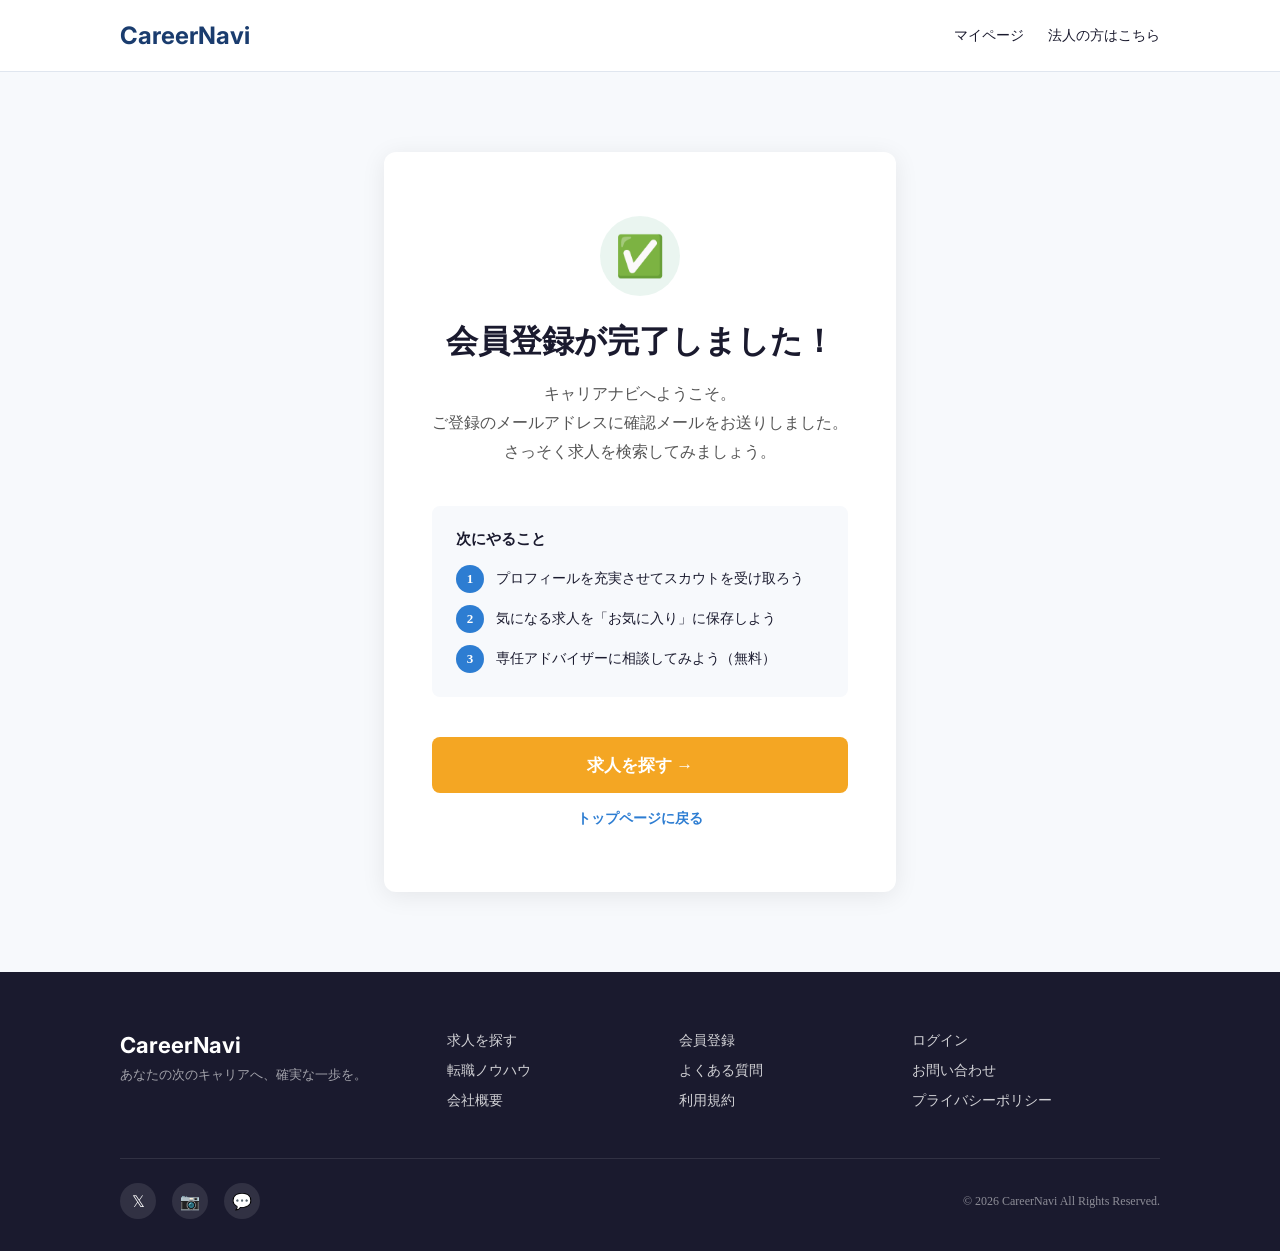
<file: complete.html>
<!DOCTYPE html>
<html lang="ja">
<head>
  <meta charset="UTF-8">
  <meta name="viewport" content="width=device-width, initial-scale=1.0">
  <title>登録完了｜キャリアナビ</title>
  <link rel="preconnect" href="https://fonts.googleapis.com">
  <link rel="preconnect" href="https://fonts.gstatic.com" crossorigin>
  <link href="https://fonts.googleapis.com/css2?family=Inter:wght@400;700&family=Noto+Sans+JP:wght@400;700&display=optional" rel="stylesheet">
  <link rel="stylesheet" href="css/reset.css">
  <link rel="stylesheet" href="css/variables.css">
  <link rel="stylesheet" href="css/common.css">
  <link rel="stylesheet" href="css/complete.css">
</head>
<body>

<header class="header" id="header">
  <div class="header__inner">
    <a href="index.html" class="header__logo">CareerNavi</a>
    <nav class="header__nav" id="headerNav">
      <a href="#" class="header__login">マイページ</a>
      <a href="#" class="header__corp">法人の方はこちら</a>
    </nav>
    <button class="header__hamburger" id="hamburgerBtn" aria-label="メニューを開く" aria-expanded="false">
      <span></span>
      <span></span>
      <span></span>
    </button>
  </div>
</header>

<main class="complete-main">
  <div class="complete__inner">
    <div class="complete__card">

      <div class="complete__icon">✅</div>

      <h1 class="complete__title">会員登録が完了しました！</h1>
      <p class="complete__sub">
        キャリアナビへようこそ。<br>
        ご登録のメールアドレスに確認メールをお送りしました。<br>
        さっそく求人を検索してみましょう。
      </p>

      <div class="complete__steps">
        <p class="complete__steps-title">次にやること</p>
        <ul class="complete__step-list">
          <li class="complete__step-item">
            <span class="complete__step-num">1</span>
            プロフィールを充実させてスカウトを受け取ろう
          </li>
          <li class="complete__step-item">
            <span class="complete__step-num">2</span>
            気になる求人を「お気に入り」に保存しよう
          </li>
          <li class="complete__step-item">
            <span class="complete__step-num">3</span>
            専任アドバイザーに相談してみよう（無料）
          </li>
        </ul>
      </div>

      <a href="index.html" class="complete__btn">求人を探す →</a>
      <a href="index.html" class="complete__back">トップページに戻る</a>

    </div>
  </div>
</main>

<footer class="footer">
  <div class="footer__inner">
    <div class="footer__top">
      <div>
        <div class="footer__logo">CareerNavi</div>
        <p class="footer__tagline">あなたの次のキャリアへ、確実な一歩を。</p>
      </div>
      <div class="footer__links">
        <a href="index.html" class="footer__link">求人を探す</a>
        <a href="register.html" class="footer__link">会員登録</a>
        <a href="#" class="footer__link">ログイン</a>
        <a href="#" class="footer__link">転職ノウハウ</a>
        <a href="#" class="footer__link">よくある質問</a>
        <a href="#" class="footer__link">お問い合わせ</a>
        <a href="#" class="footer__link">会社概要</a>
        <a href="#" class="footer__link">利用規約</a>
        <a href="#" class="footer__link">プライバシーポリシー</a>
      </div>
    </div>
    <div class="footer__bottom">
      <div class="footer__sns">
        <a href="#" class="footer__sns-link">𝕏</a>
        <a href="#" class="footer__sns-link">📷</a>
        <a href="#" class="footer__sns-link">💬</a>
      </div>
      <p class="footer__copy">© 2026 CareerNavi All Rights Reserved.</p>
    </div>
  </div>
</footer>

<script src="js/common.js"></script>
</body>
</html>
</file>
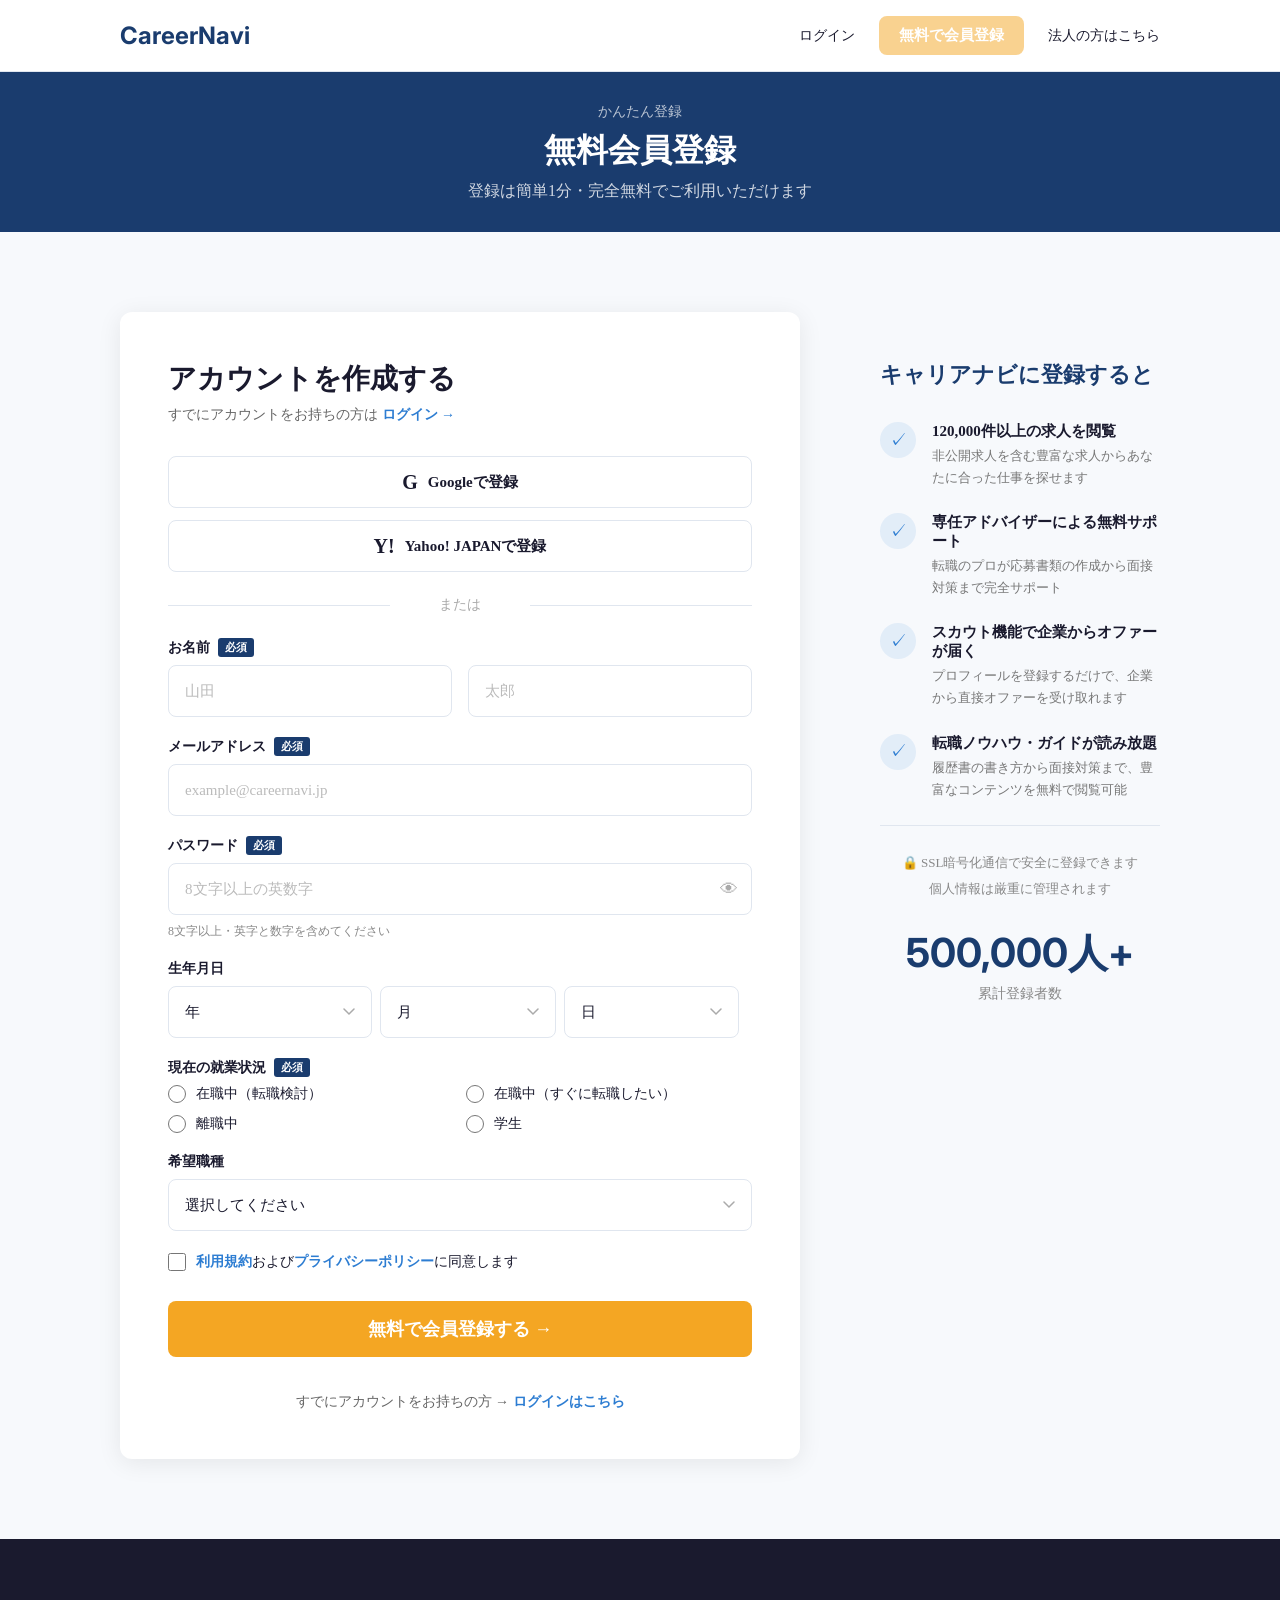
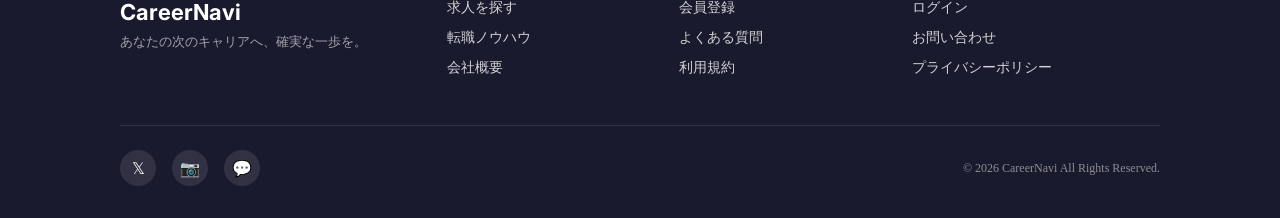
<file: register.html>
<!DOCTYPE html>
<html lang="ja">
<head>
  <meta charset="UTF-8">
  <meta name="viewport" content="width=device-width, initial-scale=1.0">
  <title>無料会員登録｜キャリアナビ</title>
  <link rel="preconnect" href="https://fonts.googleapis.com">
  <link rel="preconnect" href="https://fonts.gstatic.com" crossorigin>
  <link href="https://fonts.googleapis.com/css2?family=Inter:wght@400;700&family=Noto+Sans+JP:wght@400;700&display=optional" rel="stylesheet">
  <link rel="stylesheet" href="css/reset.css">
  <link rel="stylesheet" href="css/variables.css">
  <link rel="stylesheet" href="css/common.css">
  <link rel="stylesheet" href="css/register.css">
</head>
<body>

<header class="header" id="header">
  <div class="header__inner">
    <a href="index.html" class="header__logo">CareerNavi</a>
    <nav class="header__nav" id="headerNav">
      <a href="#" class="header__login">ログイン</a>
      <a href="register.html" class="btn btn--primary btn--disabled">無料で会員登録</a>
      <a href="#" class="header__corp">法人の方はこちら</a>
    </nav>
    <button class="header__hamburger" id="hamburgerBtn" aria-label="メニューを開く" aria-expanded="false">
      <span></span>
      <span></span>
      <span></span>
    </button>
  </div>
</header>

<div class="reg-hero">
  <div>
    <p class="reg-hero__step">かんたん登録</p>
    <h1 class="reg-hero__title">無料会員登録</h1>
    <p class="reg-hero__sub">登録は簡単1分・完全無料でご利用いただけます</p>
  </div>
</div>

<main class="reg-main">
  <div class="reg-main__inner">

    <div class="reg-form-card">
      <h2 class="reg-form-card__title">アカウントを作成する</h2>
      <p class="reg-form-card__login-hint">すでにアカウントをお持ちの方は <a href="#">ログイン →</a></p>

      <div class="sns-btns">
        <button class="sns-btn" type="button">
          <span class="sns-btn__icon">G</span>Googleで登録
        </button>
        <button class="sns-btn" type="button">
          <span class="sns-btn__icon">Y!</span>Yahoo! JAPANで登録
        </button>
      </div>

      <div class="divider">または</div>

      <form class="form" id="registerForm" action="complete.html" method="get">

        <div class="form-group">
          <label class="form-label">お名前<span class="form-label__required">必須</span></label>
          <div class="form-group form-group--row">
            <div class="form-group">
              <input class="form-input" type="text" id="lastName" name="lastName" placeholder="山田" aria-label="姓" required>
            </div>
            <div class="form-group">
              <input class="form-input" type="text" id="firstName" name="firstName" placeholder="太郎" aria-label="名" required>
            </div>
          </div>
        </div>

        <div class="form-group">
          <label class="form-label" for="email">
            メールアドレス
            <span class="form-label__required">必須</span>
          </label>
          <input class="form-input" type="email" id="email" name="email" placeholder="example@careernavi.jp" required>
        </div>

        <div class="form-group">
          <label class="form-label" for="password">
            パスワード
            <span class="form-label__required">必須</span>
          </label>
          <div class="password-wrapper">
            <input class="form-input form-input--password" type="password" id="password" name="password" placeholder="8文字以上の英数字" required>
            <button type="button" class="password-toggle" id="passwordToggle" aria-label="パスワードを表示">👁</button>
          </div>
          <p class="form-hint">8文字以上・英字と数字を含めてください</p>
        </div>

        <div class="form-group">
          <label class="form-label">生年月日</label>
          <div class="form-group--dob">
            <select class="form-select" name="birthYear" aria-label="年">
              <option value="">年</option>
              <option>2000</option><option>1999</option><option>1998</option>
              <option>1997</option><option>1996</option><option>1995</option>
              <option>1994</option><option>1993</option><option>1992</option>
              <option>1991</option><option>1990</option><option>1985</option>
              <option>1980</option><option>1975</option><option>1970</option>
            </select>
            <select class="form-select" name="birthMonth" aria-label="月">
              <option value="">月</option>
              <option>1</option><option>2</option><option>3</option>
              <option>4</option><option>5</option><option>6</option>
              <option>7</option><option>8</option><option>9</option>
              <option>10</option><option>11</option><option>12</option>
            </select>
            <select class="form-select" name="birthDay" aria-label="日">
              <option value="">日</option>
              <option>1</option><option>2</option><option>3</option><option>4</option><option>5</option>
              <option>6</option><option>7</option><option>8</option><option>9</option><option>10</option>
              <option>11</option><option>12</option><option>13</option><option>14</option><option>15</option>
              <option>16</option><option>17</option><option>18</option><option>19</option><option>20</option>
              <option>21</option><option>22</option><option>23</option><option>24</option><option>25</option>
              <option>26</option><option>27</option><option>28</option><option>29</option><option>30</option>
              <option>31</option>
            </select>
          </div>
        </div>

        <div class="form-group">
          <label class="form-label">
            現在の就業状況
            <span class="form-label__required">必須</span>
          </label>
          <div class="radio-group">
            <label class="radio-item">
              <input type="radio" name="workStatus" value="employed_considering"> 在職中（転職検討）
            </label>
            <label class="radio-item">
              <input type="radio" name="workStatus" value="employed_immediate"> 在職中（すぐに転職したい）
            </label>
            <label class="radio-item">
              <input type="radio" name="workStatus" value="unemployed"> 離職中
            </label>
            <label class="radio-item">
              <input type="radio" name="workStatus" value="student"> 学生
            </label>
          </div>
        </div>

        <div class="form-group">
          <label class="form-label" for="desiredJob">希望職種</label>
          <select class="form-select" id="desiredJob" name="desiredJob">
            <option value="">選択してください</option>
            <option>営業</option>
            <option>ITエンジニア</option>
            <option>事務・アシスタント</option>
            <option>マーケティング</option>
            <option>企画・経営</option>
            <option>コンサルタント</option>
            <option>クリエイティブ</option>
            <option>その他</option>
          </select>
        </div>

        <div class="form-group">
          <label class="agree-row">
            <input type="checkbox" name="agree">
            <span><a href="#">利用規約</a>および<a href="#">プライバシーポリシー</a>に同意します</span>
          </label>
        </div>

        <button type="submit" class="submit-btn">無料で会員登録する →</button>
        <p class="form-footer-link">すでにアカウントをお持ちの方 → <a href="#">ログインはこちら</a></p>

      </form>
    </div>

    <aside class="reg-merit">
      <h3 class="reg-merit__title">キャリアナビに登録すると</h3>
      <ul class="merit-list">
        <li class="merit-item">
          <div class="merit-item__icon">✓</div>
          <div class="merit-item__content">
            <p class="merit-item__title">120,000件以上の求人を閲覧</p>
            <p class="merit-item__desc">非公開求人を含む豊富な求人からあなたに合った仕事を探せます</p>
          </div>
        </li>
        <li class="merit-item">
          <div class="merit-item__icon">✓</div>
          <div class="merit-item__content">
            <p class="merit-item__title">専任アドバイザーによる無料サポート</p>
            <p class="merit-item__desc">転職のプロが応募書類の作成から面接対策まで完全サポート</p>
          </div>
        </li>
        <li class="merit-item">
          <div class="merit-item__icon">✓</div>
          <div class="merit-item__content">
            <p class="merit-item__title">スカウト機能で企業からオファーが届く</p>
            <p class="merit-item__desc">プロフィールを登録するだけで、企業から直接オファーを受け取れます</p>
          </div>
        </li>
        <li class="merit-item">
          <div class="merit-item__icon">✓</div>
          <div class="merit-item__content">
            <p class="merit-item__title">転職ノウハウ・ガイドが読み放題</p>
            <p class="merit-item__desc">履歴書の書き方から面接対策まで、豊富なコンテンツを無料で閲覧可能</p>
          </div>
        </li>
      </ul>

      <hr class="merit-divider">

      <div class="security-badge">
        <p>🔒 SSL暗号化通信で安全に登録できます</p>
        <p>個人情報は厳重に管理されます</p>
      </div>

      <div class="reg-stat">
        <div class="reg-stat__number">500,000人+</div>
        <div class="reg-stat__label">累計登録者数</div>
      </div>
    </aside>

  </div>
</main>

<footer class="footer">
  <div class="footer__inner">
    <div class="footer__top">
      <div>
        <div class="footer__logo">CareerNavi</div>
        <p class="footer__tagline">あなたの次のキャリアへ、確実な一歩を。</p>
      </div>
      <div class="footer__links">
        <a href="index.html" class="footer__link">求人を探す</a>
        <a href="register.html" class="footer__link">会員登録</a>
        <a href="#" class="footer__link">ログイン</a>
        <a href="#" class="footer__link">転職ノウハウ</a>
        <a href="#" class="footer__link">よくある質問</a>
        <a href="#" class="footer__link">お問い合わせ</a>
        <a href="#" class="footer__link">会社概要</a>
        <a href="#" class="footer__link">利用規約</a>
        <a href="#" class="footer__link">プライバシーポリシー</a>
      </div>
    </div>
    <div class="footer__bottom">
      <div class="footer__sns">
        <a href="#" class="footer__sns-link">𝕏</a>
        <a href="#" class="footer__sns-link">📷</a>
        <a href="#" class="footer__sns-link">💬</a>
      </div>
      <p class="footer__copy">© 2026 CareerNavi All Rights Reserved.</p>
    </div>
  </div>
</footer>

<script src="js/common.js"></script>

<script>
document.getElementById('passwordToggle').addEventListener('click', function() {
  const pwd = document.getElementById('password');
  pwd.type = pwd.type === 'password' ? 'text' : 'password';
});
</script>

<script>
document.getElementById('registerForm').addEventListener('submit', function(e) {
  e.preventDefault();

  const email = document.getElementById('email').value;
  const password = document.getElementById('password').value;
  const workStatus = document.querySelector('input[name="workStatus"]:checked');
  const agree = document.querySelector('input[name="agree"]');

  const emailRegex = /^[^\s@]+@[^\s@]+\.[^\s@]+$/;
  if (!emailRegex.test(email)) {
    alert('メールアドレスの形式が正しくありません。');
    return;
  }

  if (password.length < 8 || !/[a-zA-Z]/.test(password) || !/[0-9]/.test(password)) {
    alert('パスワードは8文字以上で、英字と数字を含めてください。');
    return;
  }

  if (!workStatus) {
    alert('現在の就業状況を選択してください。');
    return;
  }

  if (!agree.checked) {
    alert('利用規約とプライバシーポリシーに同意してください。');
    return;
  }

  window.location.href = 'complete.html';
});
</script>
</body>
</html>
</file>
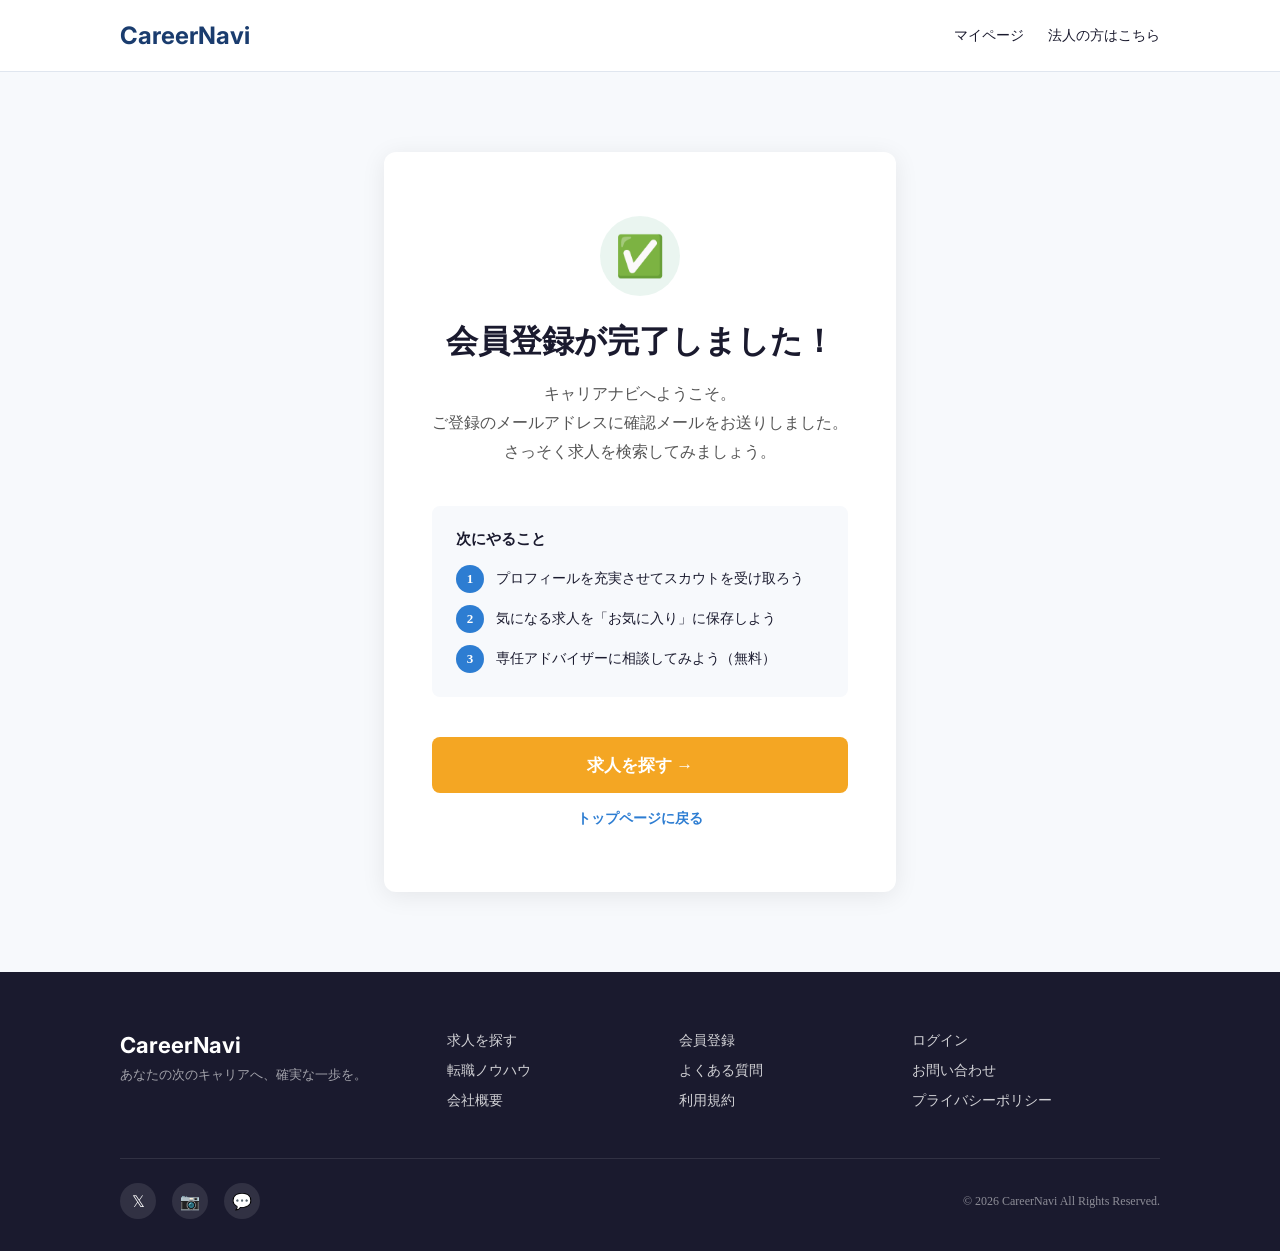
<file: careernavi/complete.html>
<!DOCTYPE html>
<html lang="ja">
<head>
  <meta charset="UTF-8">
  <meta name="viewport" content="width=device-width, initial-scale=1.0">
  <title>登録完了｜キャリアナビ</title>
  <!-- Google Fonts: 日本語フォント (Noto Sans JP) と英字フォント (Inter) を読み込む -->
  <link rel="preconnect" href="https://fonts.googleapis.com">
  <link rel="preconnect" href="https://fonts.gstatic.com" crossorigin>
  <link href="https://fonts.googleapis.com/css2?family=Inter:wght@400;700&family=Noto+Sans+JP:wght@400;700&display=swap" rel="stylesheet">
  <!-- CSS 読み込み順: reset → variables → common → complete（ページ固有） -->
  <link rel="stylesheet" href="css/reset.css">
  <link rel="stylesheet" href="css/variables.css">
  <link rel="stylesheet" href="css/common.css">
  <link rel="stylesheet" href="css/complete.css">
</head>
<body>

<!-- ヘッダー: 登録完了後なので「会員登録」ボタンは非表示、「マイページ」を表示 -->
<header class="header" id="header">
  <div class="header__inner">
    <a href="index.html" class="header__logo">CareerNavi</a>
    <nav class="header__nav">
      <a href="#" class="header__login">マイページ</a>
      <a href="#" class="header__corp">法人の方はこちら</a>
    </nav>
  </div>
</header>

<!-- ===== 登録完了エリア =====
     画面中央に完了カードを1枚表示するシンプルなレイアウト。
     カードの内容変更はすべてこのブロック内で完結する。 -->
<main class="complete-main">
  <div class="complete__inner">
    <div class="complete__card">

      <!-- 完了アイコン（チェックマーク絵文字）-->
      <div class="complete__icon">✅</div>

      <!-- タイトル・本文メッセージ -->
      <h1 class="complete__title">会員登録が完了しました！</h1>
      <p class="complete__sub">
        キャリアナビへようこそ。<br>
        ご登録のメールアドレスに確認メールをお送りしました。<br>
        さっそく求人を検索してみましょう。
      </p>

      <!-- 「次にやること」ステップ一覧: ステップ数の変更は .complete__step-item を追加・削除 -->
      <div class="complete__steps">
        <p class="complete__steps-title">次にやること</p>
        <ul class="complete__step-list">
          <li class="complete__step-item">
            <span class="complete__step-num">1</span>
            プロフィールを充実させてスカウトを受け取ろう
          </li>
          <li class="complete__step-item">
            <span class="complete__step-num">2</span>
            気になる求人を「お気に入り」に保存しよう
          </li>
          <li class="complete__step-item">
            <span class="complete__step-num">3</span>
            専任アドバイザーに相談してみよう（無料）
          </li>
        </ul>
      </div>

      <!-- CTAボタン: 求人検索ページへ誘導 -->
      <a href="index.html" class="complete__btn">求人を探す →</a>
      <!-- テキストリンク: トップに戻る -->
      <a href="index.html" class="complete__back">トップページに戻る</a>

    </div>
  </div>
</main>

<!-- フッター（common.css で定義）-->
<footer class="footer">
  <div class="footer__inner">
    <div class="footer__top">
      <div>
        <div class="footer__logo">CareerNavi</div>
        <p class="footer__tagline">あなたの次のキャリアへ、確実な一歩を。</p>
      </div>
      <div class="footer__links">
        <a href="index.html" class="footer__link">求人を探す</a>
        <a href="register.html" class="footer__link">会員登録</a>
        <a href="#" class="footer__link">ログイン</a>
        <a href="#" class="footer__link">転職ノウハウ</a>
        <a href="#" class="footer__link">よくある質問</a>
        <a href="#" class="footer__link">お問い合わせ</a>
        <a href="#" class="footer__link">会社概要</a>
        <a href="#" class="footer__link">利用規約</a>
        <a href="#" class="footer__link">プライバシーポリシー</a>
      </div>
    </div>
    <div class="footer__bottom">
      <div class="footer__sns">
        <a href="#" class="footer__sns-link">𝕏</a>
        <a href="#" class="footer__sns-link">📷</a>
        <a href="#" class="footer__sns-link">💬</a>
      </div>
      <p class="footer__copy">© 2026 CareerNavi All Rights Reserved.</p>
    </div>
  </div>
</footer>

<script src="js/common.js"></script>
</body>
</html>
</file>
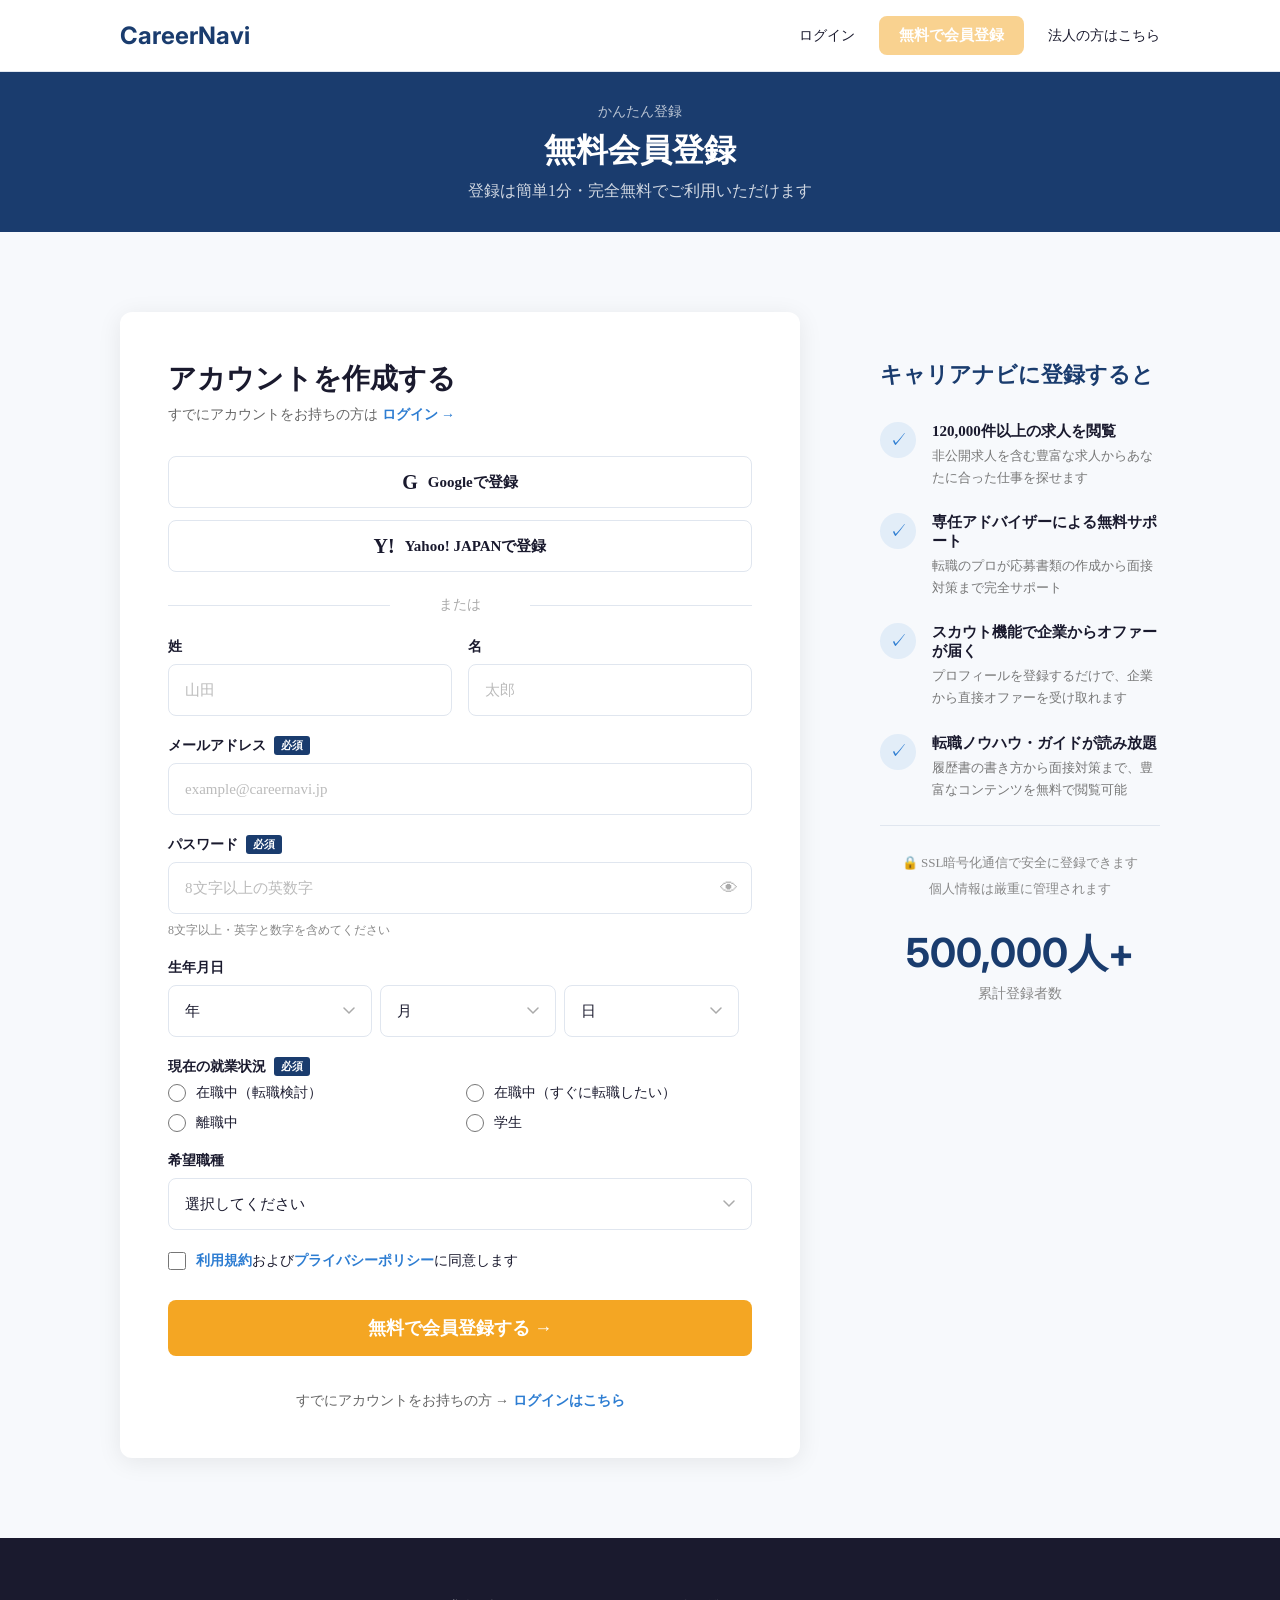
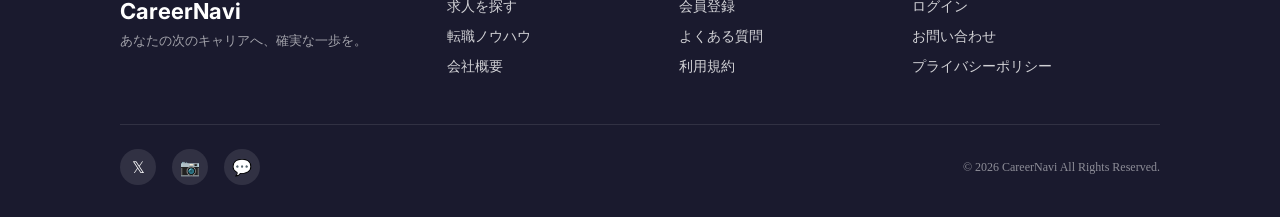
<file: careernavi/register.html>
<!DOCTYPE html>
<html lang="ja">
<head>
  <meta charset="UTF-8">
  <meta name="viewport" content="width=device-width, initial-scale=1.0">
  <title>無料会員登録｜キャリアナビ</title>
  <!-- Google Fonts: 日本語フォント (Noto Sans JP) と英字フォント (Inter) を読み込む -->
  <link rel="preconnect" href="https://fonts.googleapis.com">
  <link rel="preconnect" href="https://fonts.gstatic.com" crossorigin>
  <link href="https://fonts.googleapis.com/css2?family=Inter:wght@400;700&family=Noto+Sans+JP:wght@400;700&display=swap" rel="stylesheet">
  <!-- CSS 読み込み順: reset → variables → common → register（ページ固有） -->
  <link rel="stylesheet" href="css/reset.css">
  <link rel="stylesheet" href="css/variables.css">
  <link rel="stylesheet" href="css/common.css">
  <link rel="stylesheet" href="css/register.css">
</head>
<body>

<!-- ヘッダー: 登録ページなので「無料で会員登録」ボタンは非活性 (opacity:0.5 + pointer-events:none) -->
<header class="header" id="header">
  <div class="header__inner">
    <a href="index.html" class="header__logo">CareerNavi</a>
    <nav class="header__nav">
      <a href="#" class="header__login">ログイン</a>
      <a href="register.html" class="btn btn--primary" style="opacity:.5; pointer-events:none;">無料で会員登録</a>
      <a href="#" class="header__corp">法人の方はこちら</a>
    </nav>
  </div>
</header>

<!-- ページヒーローバナー: タイトルと説明文を変更する場合はここを編集 -->
<div class="reg-hero">
  <div>
    <p class="reg-hero__step">かんたん登録</p>
    <h1 class="reg-hero__title">無料会員登録</h1>
    <p class="reg-hero__sub">登録は簡単1分・完全無料でご利用いただけます</p>
  </div>
</div>

<!-- ===== メインコンテンツ =====
     2列グリッド: 左列に登録フォーム、右列にメリット説明 (register.css の reg-main__inner 参照)。
     SP では1列になりメリット列がフォームの下に移動する。 -->
<main class="reg-main">
  <div class="reg-main__inner">

    <!-- ===== 登録フォームカード ===== -->
    <div class="reg-form-card">
      <h2 class="reg-form-card__title">アカウントを作成する</h2>
      <p class="reg-form-card__login-hint">すでにアカウントをお持ちの方は <a href="#">ログイン →</a></p>

      <!-- SNS 登録ボタン: ボタンの順番変更は HTML 内の並び順を入れ替えるだけ -->
      <div class="sns-btns">
        <button class="sns-btn" type="button">
          <span class="sns-btn__icon">G</span>Googleで登録
        </button>
        <button class="sns-btn" type="button">
          <span class="sns-btn__icon">Y!</span>Yahoo! JAPANで登録
        </button>
      </div>

      <!-- 「または」区切り線 -->
      <div class="divider">または</div>

      <!-- ===== 登録フォーム =====
           action="complete.html" はデモ用。本番では API エンドポイントに変更する。
           バリデーションは末尾の <script> ブロックで実装している。 -->
      <form class="form" id="registerForm" action="complete.html" method="get">

        <!-- 氏名（姓・名 横並び） -->
        <div class="form-group form-group--row">
          <div class="form-group">
            <label class="form-label" for="lastName">姓</label>
            <input class="form-input" type="text" id="lastName" name="lastName" placeholder="山田">
          </div>
          <div class="form-group">
            <label class="form-label" for="firstName">名</label>
            <input class="form-input" type="text" id="firstName" name="firstName" placeholder="太郎">
          </div>
        </div>

        <!-- メールアドレス（必須） -->
        <div class="form-group">
          <label class="form-label" for="email">
            メールアドレス
            <span class="form-label__required">必須</span>
          </label>
          <input class="form-input" type="email" id="email" name="email" placeholder="example@careernavi.jp" required>
        </div>

        <!-- パスワード（必須）: 👁 ボタンで表示切り替え (末尾の script で実装) -->
        <div class="form-group">
          <label class="form-label" for="password">
            パスワード
            <span class="form-label__required">必須</span>
          </label>
          <div class="password-wrapper">
            <input class="form-input form-input--password" type="password" id="password" name="password" placeholder="8文字以上の英数字" required>
            <button type="button" class="password-toggle" id="passwordToggle" aria-label="パスワードを表示">👁</button>
          </div>
          <p class="form-hint">8文字以上・英字と数字を含めてください</p>
        </div>

        <!-- 生年月日: 年・月・日の3セレクトボックス -->
        <div class="form-group">
          <label class="form-label">生年月日</label>
          <div class="form-group--dob">
            <select class="form-select" name="birthYear" aria-label="年">
              <option value="">年</option>
              <option>2000</option><option>1999</option><option>1998</option>
              <option>1997</option><option>1996</option><option>1995</option>
              <option>1994</option><option>1993</option><option>1992</option>
              <option>1991</option><option>1990</option><option>1985</option>
              <option>1980</option><option>1975</option><option>1970</option>
            </select>
            <select class="form-select" name="birthMonth" aria-label="月">
              <option value="">月</option>
              <option>1</option><option>2</option><option>3</option>
              <option>4</option><option>5</option><option>6</option>
              <option>7</option><option>8</option><option>9</option>
              <option>10</option><option>11</option><option>12</option>
            </select>
            <select class="form-select" name="birthDay" aria-label="日">
              <option value="">日</option>
              <option>1</option><option>2</option><option>3</option><option>4</option><option>5</option>
              <option>6</option><option>7</option><option>8</option><option>9</option><option>10</option>
              <option>11</option><option>12</option><option>13</option><option>14</option><option>15</option>
              <option>16</option><option>17</option><option>18</option><option>19</option><option>20</option>
              <option>21</option><option>22</option><option>23</option><option>24</option><option>25</option>
              <option>26</option><option>27</option><option>28</option><option>29</option><option>30</option>
              <option>31</option>
            </select>
          </div>
        </div>

        <!-- 現在の就業状況（必須）: ラジオボタン4択 -->
        <div class="form-group">
          <label class="form-label">
            現在の就業状況
            <span class="form-label__required">必須</span>
          </label>
          <div class="radio-group">
            <label class="radio-item">
              <input type="radio" name="workStatus" value="employed_considering"> 在職中（転職検討）
            </label>
            <label class="radio-item">
              <input type="radio" name="workStatus" value="employed_immediate"> 在職中（すぐに転職したい）
            </label>
            <label class="radio-item">
              <input type="radio" name="workStatus" value="unemployed"> 離職中
            </label>
            <label class="radio-item">
              <input type="radio" name="workStatus" value="student"> 学生
            </label>
          </div>
        </div>

        <!-- 希望職種: セレクトボックス。選択肢の追加は option タグを追加 -->
        <div class="form-group">
          <label class="form-label" for="desiredJob">希望職種</label>
          <select class="form-select" id="desiredJob" name="desiredJob">
            <option value="">選択してください</option>
            <option>営業</option>
            <option>ITエンジニア</option>
            <option>事務・アシスタント</option>
            <option>マーケティング</option>
            <option>企画・経営</option>
            <option>コンサルタント</option>
            <option>クリエイティブ</option>
            <option>その他</option>
          </select>
        </div>

        <!-- 利用規約・プライバシーポリシー同意チェックボックス -->
        <div class="form-group">
          <label class="agree-row">
            <input type="checkbox" name="agree">
            <span><a href="#">利用規約</a>および<a href="#">プライバシーポリシー</a>に同意します</span>
          </label>
        </div>

        <!-- 送信ボタン: バリデーション通過後に complete.html へ遷移 -->
        <button type="submit" class="submit-btn">無料で会員登録する →</button>
        <p class="form-footer-link">すでにアカウントをお持ちの方 → <a href="#">ログインはこちら</a></p>

      </form>
    </div>

    <!-- ===== メリット列（右カラム）===== -->
    <aside class="reg-merit">
      <h3 class="reg-merit__title">キャリアナビに登録すると</h3>
      <!-- メリット項目: .merit-item ブロックを追加・削除して項目数を調整 -->
      <ul class="merit-list">
        <li class="merit-item">
          <div class="merit-item__icon">✓</div>
          <div class="merit-item__content">
            <p class="merit-item__title">120,000件以上の求人を閲覧</p>
            <p class="merit-item__desc">非公開求人を含む豊富な求人からあなたに合った仕事を探せます</p>
          </div>
        </li>
        <li class="merit-item">
          <div class="merit-item__icon">✓</div>
          <div class="merit-item__content">
            <p class="merit-item__title">専任アドバイザーによる無料サポート</p>
            <p class="merit-item__desc">転職のプロが応募書類の作成から面接対策まで完全サポート</p>
          </div>
        </li>
        <li class="merit-item">
          <div class="merit-item__icon">✓</div>
          <div class="merit-item__content">
            <p class="merit-item__title">スカウト機能で企業からオファーが届く</p>
            <p class="merit-item__desc">プロフィールを登録するだけで、企業から直接オファーを受け取れます</p>
          </div>
        </li>
        <li class="merit-item">
          <div class="merit-item__icon">✓</div>
          <div class="merit-item__content">
            <p class="merit-item__title">転職ノウハウ・ガイドが読み放題</p>
            <p class="merit-item__desc">履歴書の書き方から面接対策まで、豊富なコンテンツを無料で閲覧可能</p>
          </div>
        </li>
      </ul>

      <hr class="merit-divider">

      <div class="security-badge">
        <p>🔒 SSL暗号化通信で安全に登録できます</p>
        <p>個人情報は厳重に管理されます</p>
      </div>

      <div class="reg-stat">
        <div class="reg-stat__number">500,000人+</div>
        <div class="reg-stat__label">累計登録者数</div>
      </div>
    </aside>

  </div>
</main>

<!-- フッター（common.css で定義）-->
<footer class="footer">
  <div class="footer__inner">
    <div class="footer__top">
      <div>
        <div class="footer__logo">CareerNavi</div>
        <p class="footer__tagline">あなたの次のキャリアへ、確実な一歩を。</p>
      </div>
      <div class="footer__links">
        <a href="index.html" class="footer__link">求人を探す</a>
        <a href="register.html" class="footer__link">会員登録</a>
        <a href="#" class="footer__link">ログイン</a>
        <a href="#" class="footer__link">転職ノウハウ</a>
        <a href="#" class="footer__link">よくある質問</a>
        <a href="#" class="footer__link">お問い合わせ</a>
        <a href="#" class="footer__link">会社概要</a>
        <a href="#" class="footer__link">利用規約</a>
        <a href="#" class="footer__link">プライバシーポリシー</a>
      </div>
    </div>
    <div class="footer__bottom">
      <div class="footer__sns">
        <a href="#" class="footer__sns-link">𝕏</a>
        <a href="#" class="footer__sns-link">📷</a>
        <a href="#" class="footer__sns-link">💬</a>
      </div>
      <p class="footer__copy">© 2026 CareerNavi All Rights Reserved.</p>
    </div>
  </div>
</footer>

<script src="js/common.js"></script>

<!-- パスワード表示切り替え: 👁 ボタンをクリックするたびに type を password ↔ text で切り替える -->
<script>
document.getElementById('passwordToggle').addEventListener('click', function() {
  const pwd = document.getElementById('password');
  pwd.type = pwd.type === 'password' ? 'text' : 'password';
});
</script>

<!-- ===== フォームバリデーション =====
     送信前にメール形式・パスワード強度・就業状況・同意チェックを検証する。
     本番API実装時はここのバリデーションに加えてサーバー側でも検証すること。 -->
<script>
document.getElementById('registerForm').addEventListener('submit', function(e) {
  e.preventDefault();

  const email = document.getElementById('email').value;
  const password = document.getElementById('password').value;
  const workStatus = document.querySelector('input[name="workStatus"]:checked');
  const agree = document.querySelector('input[name="agree"]');

  // メールアドレス形式チェック
  const emailRegex = /^[^\s@]+@[^\s@]+\.[^\s@]+$/;
  if (!emailRegex.test(email)) {
    alert('メールアドレスの形式が正しくありません。');
    return;
  }

  // パスワード強度チェック: 8文字以上・英字含む・数字含む
  if (password.length < 8 || !/[a-zA-Z]/.test(password) || !/[0-9]/.test(password)) {
    alert('パスワードは8文字以上で、英字と数字を含めてください。');
    return;
  }

  // 就業状況の選択チェック
  if (!workStatus) {
    alert('現在の就業状況を選択してください。');
    return;
  }

  // 利用規約同意チェック
  if (!agree.checked) {
    alert('利用規約とプライバシーポリシーに同意してください。');
    return;
  }

  // すべてのバリデーションを通過したら完了ページへ遷移
  window.location.href = 'complete.html';
});
</script>
</body>
</html>
</file>
<file: css/variables.css>
:root {

  /* Colors */
  --color-primary:   #1A3C6E;
  --color-secondary: #2D7DD2;
  --color-accent:    #F4A623;

  --color-bg-light:  #F7F9FC;
  --color-text:      #1A1A2E;
  --color-white:     #FFFFFF;
  --color-border:    #E0E6EF;
  --color-footer-bg: #1A1A2E;

  /* Fonts */
  --font-ja: 'Noto Sans JP', sans-serif;
  --font-en: 'Inter', sans-serif;

  /* Layout */
  --content-max-width: 1440px;
  --section-padding:    100px;
  --section-padding-sp:  60px;

  /* Shadows */
  --shadow-card:   0px 4px 24px rgba(0, 0, 0, 0.08);
  --shadow-header: 0 2px 8px rgba(0, 0, 0, 0.1);

  /* Border radius */
  --radius-md:  8px;
  --radius-lg: 12px;

  /* Transition */
  --transition: 0.2s ease;
}
</file>
<file: css/common.css>
.header {
  position: fixed;
  top: 0;
  left: 0;
  right: 0;
  z-index: 1000;
  height: 72px; /* この値を変えたら index.css の padding-top: 72px も合わせて変更 */
  background: var(--color-white);
  border-bottom: 1px solid var(--color-border);
  display: flex;
  align-items: center;
  transition: box-shadow var(--transition);
}

.header.is-scrolled {
  box-shadow: var(--shadow-header);
}

.header__inner {
  width: 100%;
  max-width: var(--content-max-width);
  margin: 0 auto;
  padding: 0 120px;
  display: flex;
  align-items: center;
  justify-content: space-between;
}

.header__logo {
  font-family: var(--font-en);
  font-size: 24px;
  font-weight: 700;
  color: var(--color-primary);
}

.header__nav {
  display: flex;
  align-items: center;
  gap: 24px;
}

.header__login {
  font-size: 14px;
  color: var(--color-text);
  transition: color var(--transition);
}

.header__login:hover {
  color: var(--color-secondary);
}

.header__corp {
  font-size: 14px;
  color: var(--color-text);
  transition: color var(--transition);
}

.header__corp:hover {
  color: var(--color-secondary);
}

/* PC では非表示。SP で表示し、クリックで3本線→×にアニメーション */
.header__hamburger {
  display: none;
  flex-direction: column;
  justify-content: space-between;
  width: 24px;
  height: 18px;
  padding: 0;
}

.header__hamburger span {
  display: block;
  width: 100%;
  height: 2px;
  background: var(--color-text);
  border-radius: 1px;
  transition: transform var(--transition), opacity var(--transition);
}

.header__hamburger.is-open span:nth-child(1) {
  transform: translateY(8px) rotate(45deg);
}
.header__hamburger.is-open span:nth-child(2) {
  opacity: 0;
}
.header__hamburger.is-open span:nth-child(3) {
  transform: translateY(-8px) rotate(-45deg);
}

.btn {
  display: inline-flex;
  align-items: center;
  justify-content: center;
  font-weight: 700;
  border-radius: var(--radius-md);
  transition: opacity var(--transition), transform var(--transition);
  cursor: pointer;
  text-align: center;
}

.btn:hover {
  opacity: 0.88;
  transform: translateY(-1px);
}

.btn:active {
  transform: translateY(0);
}

.btn--primary {
  background: var(--color-accent);
  color: var(--color-white);
  padding: 10px 20px;
  font-size: 15px;
}

.footer {
  background: var(--color-footer-bg);
  color: var(--color-white);
  padding: 60px 0 32px;
}

.footer__inner {
  max-width: var(--content-max-width);
  margin: 0 auto;
  padding: 0 120px;
}

.footer__top {
  display: flex;
  align-items: flex-start;
  gap: 80px;
  margin-bottom: 48px;
}

.footer__logo {
  font-family: var(--font-en);
  font-size: 22px;
  font-weight: 700;
  color: var(--color-white);
  margin-bottom: 8px;
}

.footer__tagline {
  font-size: 13px;
  color: rgba(255, 255, 255, 0.6);
}

.footer__links {
  display: grid;
  grid-template-columns: repeat(3, auto);
  gap: 12px 40px;
  flex: 1;
}

.footer__link {
  font-size: 14px;
  color: rgba(255, 255, 255, 0.8);
  transition: color var(--transition);
}

.footer__link:hover {
  color: var(--color-white);
}

.footer__bottom {
  border-top: 1px solid rgba(255, 255, 255, 0.1);
  padding-top: 24px;
  display: flex;
  align-items: center;
  justify-content: space-between;
}

.footer__sns {
  display: flex;
  gap: 16px;
}

.footer__sns-link {
  width: 36px;
  height: 36px;
  border-radius: 50%;
  background: rgba(255, 255, 255, 0.1);
  display: flex;
  align-items: center;
  justify-content: center;
  font-size: 16px;
  transition: background var(--transition);
}

.footer__sns-link:hover {
  background: rgba(255, 255, 255, 0.2);
}

.footer__copy {
  font-size: 12px;
  color: rgba(255, 255, 255, 0.5);
}

.section-cta {
  text-align: center;
  margin-top: 48px;
}

.section-cta__btn {
  display: inline-flex;
  align-items: center;
  justify-content: center;
  background: var(--color-accent);
  color: var(--color-white);
  font-weight: 700;
  font-size: 16px;
  padding: 18px 40px;
  border-radius: var(--radius-md);
  transition: opacity var(--transition), transform var(--transition);
}

.section-cta__btn:hover {
  opacity: 0.88;
  transform: translateY(-2px);
}

.section--bg-light {
  background: var(--color-bg-light);
}

.section--bg-white {
  background: var(--color-white);
}

.section__title {
  font-family: var(--font-ja);
  font-size: 40px;
  font-weight: 700;
  color: var(--color-text);
  line-height: 1.3;
}

.section__title--center {
  text-align: center;
}

.section__subtitle {
  font-size: 16px;
  color: #666;
  margin-top: 12px;
}

.section__subtitle--center {
  text-align: center;
}

@media (max-width: 768px) {
  .header__inner {
    padding: 0 16px;
  }

  .header__hamburger {
    display: flex;
  }

  .header__nav {
    display: none;
  }

  .header__nav.is-open {
    display: flex;
    flex-direction: column;
    position: fixed;
    top: 72px; /* ヘッダー高さ分だけ下げる */
    left: 0;
    right: 0;
    background: var(--color-white);
    border-top: 1px solid var(--color-border);
    padding: 16px;
    gap: 8px;
    box-shadow: var(--shadow-header);
    z-index: 999; /* ヘッダー(z-index:1000)の直下・ページコンテンツより前面 */
  }

  .header__nav.is-open .btn {
    width: 100%;
    justify-content: center;
  }

  .footer__inner {
    padding: 0 16px;
  }

  .footer__top {
    flex-direction: column;
    gap: 32px;
  }

  .footer__links {
    grid-template-columns: repeat(2, auto);
    gap: 12px 24px;
  }

  .footer__bottom {
    flex-direction: column;
    gap: 16px;
  }

  .section__title {
    font-size: 26px;
  }
}
</file>
<file: css/index.css>
.fv {
  position: relative;
  min-height: 680px;
  padding-top: 72px; /* 固定ヘッダーの高さ分だけコンテンツを下げる */
  background: url('../images/hero-bg.webp') center / cover no-repeat;
  display: flex;
  flex-direction: column;
  overflow: hidden;
}

.fv::before {
  content: '';
  position: absolute;
  inset: 0;
  background: linear-gradient(135deg, rgba(26, 60, 110, 0.92) 0%, rgba(45, 125, 210, 0.82) 60%, rgba(26, 60, 110, 0.88) 100%);
}

.fv__inner {
  position: relative;
  z-index: 1; /* オーバーレイ (::before) の上に表示するために必要 */
  max-width: var(--content-max-width);
  margin: 0 auto;
  padding: 64px 120px;
  width: 100%;
}

.fv__badge {
  display: inline-block;
  background: rgba(255, 255, 255, 0.2);
  color: var(--color-white);
  font-size: 14px;
  font-weight: 700;
  padding: 6px 16px;
  border-radius: 20px;
  margin-bottom: 24px;
  border: 1px solid rgba(255, 255, 255, 0.3);
}

.fv__title {
  font-size: 56px;
  font-weight: 700;
  color: var(--color-white);
  line-height: 1.3;
  margin-bottom: 20px;
}

.fv__subtitle {
  font-size: 20px;
  color: rgba(255, 255, 255, 0.9);
  margin-bottom: 12px;
}

.fv__count {
  font-size: 16px;
  color: rgba(255, 255, 255, 0.85);
  margin-bottom: 32px;
}

.fv__count strong {
  font-weight: 700;
  font-family: var(--font-en);
}

.fv__search {
  background: var(--color-white);
  border-radius: var(--radius-lg);
  box-shadow: 0 8px 32px rgba(0, 0, 0, 0.2);
  padding: 0;
  display: flex;
  align-items: stretch;
  max-width: 800px;
  height: 60px;
  overflow: hidden;
}

.fv__search-input {
  flex: 1;
  border: none;
  outline: none;
  padding: 0 20px;
  font-size: 15px;
  color: var(--color-text);
  background: transparent;
}

.fv__search-input::placeholder {
  color: #aaa;
}

.fv__search-divider {
  width: 1px;
  background: var(--color-border);
  margin: 12px 0;
}

.fv__search-location {
  width: 200px;
  border: none;
  outline: none;
  padding: 0 20px;
  font-size: 15px;
  color: var(--color-text);
  background: transparent;
  appearance: none; /* ブラウザ標準の矢印を非表示にする */
  cursor: pointer;
}

.fv__search-btn {
  background: var(--color-secondary);
  color: var(--color-white);
  font-weight: 700;
  font-size: 15px;
  padding: 0 28px;
  border: none;
  cursor: pointer;
  transition: background var(--transition);
  white-space: nowrap;
}

.fv__search-btn:hover {
  background: #1e5fa8;
}

.fv__search-link {
  display: block;
  color: rgba(255, 255, 255, 0.8);
  font-size: 14px;
  margin-top: 12px;
  transition: color var(--transition);
}

.fv__search-link:hover {
  color: var(--color-white);
}

.fv__cta {
  margin-top: 24px;
  max-width: 400px;
}

.fv__cta-btn {
  display: flex;
  align-items: center;
  justify-content: center;
  background: var(--color-accent);
  color: var(--color-white);
  font-weight: 700;
  font-size: 18px;
  height: 56px;
  border-radius: var(--radius-md);
  width: 100%;
  transition: opacity var(--transition), transform var(--transition);
}

.fv__cta-btn:hover {
  opacity: 0.9;
  transform: translateY(-2px);
}

.fv__sns-btns {
  display: flex;
  gap: 12px;
  margin-top: 12px;
}

.fv__sns-btn {
  flex: 1;
  display: flex;
  align-items: center;
  justify-content: center;
  gap: 8px;
  background: var(--color-white);
  border: 1px solid var(--color-border);
  color: var(--color-text);
  font-size: 14px;
  font-weight: 700;
  height: 44px;
  border-radius: var(--radius-md);
  transition: background var(--transition);
}

.fv__sns-btn:hover {
  background: var(--color-bg-light);
}

.fv__stats {
  position: relative;
  z-index: 1;
  background: rgba(255, 255, 255, 0.15);
  backdrop-filter: blur(4px);
  border-top: 1px solid rgba(255, 255, 255, 0.2);
}

.fv__stats-inner {
  max-width: var(--content-max-width);
  margin: 0 auto;
  padding: 24px 120px;
  display: flex;
  justify-content: space-around;
}

.stat {
  text-align: center;
  color: var(--color-white);
}

.stat__number {
  font-family: var(--font-en);
  font-size: 40px;
  font-weight: 700;
  line-height: 1;
}

.stat__label {
  font-size: 14px;
  margin-top: 4px;
  color: rgba(255, 255, 255, 0.8);
}

.feature {
  padding: var(--section-padding) 0;
  background: var(--color-bg-light);
}

.feature__inner {
  max-width: var(--content-max-width);
  margin: 0 auto;
  padding: 0 120px;
}

.feature__title {
  font-size: 40px;
  font-weight: 700;
  color: var(--color-text);
  margin-bottom: 32px;
}

.feature__slider {
  display: grid;
  grid-template-columns: repeat(3, 1fr);
  gap: 24px;
}

.feature-card {
  height: 445px;
  position: relative;
  background: var(--color-white);
  border-radius: 12px;
  box-shadow: 0px 2px 12px 0px rgba(0, 0, 0, 0.08);
  overflow: hidden;
  transition: transform var(--transition), box-shadow var(--transition);
}

.feature-card:hover {
  transform: translateY(-4px);
  box-shadow: 0 8px 32px rgba(0, 0, 0, 0.14);
}

.feature-card__img {
  position: absolute;
  top: 0;
  left: 0;
  width: 100%;
  height: 160px;
  object-fit: cover;
}

.feature-card__accent {
  position: absolute;
  top: 160px;
  left: 0;
  width: 100%;
  height: 8px;
}

.feature-card__title {
  position: absolute;
  top: 192px;
  left: 20px;
  width: calc(100% - 40px);
  font-size: 18px;
  font-weight: 700;
  color: #1a1b2e;
  line-height: 1.3;
}

.feature-card__count {
  position: absolute;
  top: 222px;
  left: 20px;
  font-family: var(--font-en);
  font-size: 20px;
  font-weight: 700;
  color: var(--color-secondary);
  line-height: 1.2;
}

.feature-card__desc {
  position: absolute;
  top: 261px;
  left: 20px;
  width: calc(100% - 40px);
  font-size: 14px;
  color: #595966;
  line-height: 1.7;
}

.feature-card__tags {
  position: absolute;
  top: 349px;
  left: 20px;
  display: flex;
  flex-wrap: wrap;
  gap: 8px;
}

.feature-card__tag {
  font-size: 12px;
  color: var(--color-accent);
  background: rgba(244, 166, 35, 0.1);
  border: 1px solid rgba(244, 166, 35, 0.4);
  padding: 4px 7px;
  border-radius: 4px;
  line-height: normal;
  white-space: nowrap;
}

.feature-card__link {
  position: absolute;
  top: 413px;
  right: 20px;
  font-size: 13px;
  color: var(--color-accent);
  transition: opacity var(--transition);
}

.feature-card__link:hover {
  opacity: 0.75;
}

.pickup {
  padding: var(--section-padding) 0;
  background: var(--color-white);
}

.pickup__inner {
  max-width: var(--content-max-width);
  margin: 0 auto;
  padding: 0 120px;
  text-align: center;
}

.pickup__grid {
  display: grid;
  grid-template-columns: repeat(2, 1fr);
  gap: 24px;
  margin-top: 48px;
  text-align: left;
}

.job-card {
  border: 1px solid var(--color-border);
  border-radius: var(--radius-lg);
  padding: 24px;
  background: var(--color-white);
  transition: box-shadow var(--transition), transform var(--transition);
  cursor: pointer;
}

.job-card:hover {
  box-shadow: var(--shadow-card);
  transform: translateY(-2px);
}

.job-card__logo {
  width: 80px;
  height: 40px;
  background: var(--color-bg-light);
  border: 1px solid var(--color-border);
  border-radius: 4px;
  display: flex;
  align-items: center;
  justify-content: center;
  font-size: 11px;
  color: #aaa;
  margin-bottom: 16px;
}

.job-card__title {
  font-size: 17px;
  font-weight: 700;
  color: var(--color-text);
  margin-bottom: 6px;
}

.job-card__company {
  font-size: 14px;
  color: #555;
  margin-bottom: 12px;
}

.job-card__meta {
  display: flex;
  flex-wrap: wrap;
  gap: 8px;
}

.job-card__tag {
  font-size: 13px;
  color: var(--color-secondary);
  background: rgba(45, 125, 210, 0.08);
  padding: 4px 10px;
  border-radius: 4px;
  font-weight: 500;
}

.pickup__more-wrapper {
  text-align: center;
  margin-top: 24px;
}

.pickup__more {
  font-size: 15px;
  color: var(--color-secondary);
  font-weight: 700;
  transition: color var(--transition);
}

.pickup__more:hover {
  color: var(--color-primary);
}

.theme {
  padding: var(--section-padding) 0;
  background: var(--color-bg-light);
}

.theme__inner {
  max-width: var(--content-max-width);
  margin: 0 auto;
  padding: 0 120px;
  text-align: center;
}

.theme__grid {
  display: grid;
  grid-template-columns: repeat(4, 1fr);
  gap: 16px;
  margin-top: 48px;
}

.theme-tile {
  background: var(--color-white);
  border: 1px solid var(--color-border);
  border-radius: var(--radius-md);
  padding: 20px 16px;
  display: flex;
  flex-direction: column;
  align-items: center;
  gap: 10px;
  cursor: pointer;
  transition: border-color var(--transition), box-shadow var(--transition), transform var(--transition);
  text-align: center;
}

.theme-tile:hover {
  border-color: var(--color-secondary);
  box-shadow: 0 4px 16px rgba(45, 125, 210, 0.12);
  transform: translateY(-2px);
}

.theme-tile__icon {
  font-size: 28px;
}

.theme-tile__label {
  font-size: 14px;
  font-weight: 700;
  color: var(--color-text);
}

.newjobs {
  padding: var(--section-padding) 0;
  background: var(--color-white);
}

.newjobs__inner {
  max-width: var(--content-max-width);
  margin: 0 auto;
  padding: 0 120px;
}

.newjobs__title {
  font-size: 40px;
  font-weight: 700;
  color: var(--color-text);
  margin-bottom: 32px;
}

.newjobs__list {
  border-top: 1px solid var(--color-border);
}

.job-row {
  display: grid;
  grid-template-columns: 2fr 1.5fr 1fr 1fr auto;
  gap: 16px;
  padding: 20px 0;
  border-bottom: 1px solid var(--color-border);
  align-items: center;
  cursor: pointer;
  transition: background var(--transition);
}

/* ホバー時に行をハイライト。左右マイナスマージンで行端まで色を広げる */
.job-row:hover {
  background: var(--color-bg-light);
  margin: 0 -20px;
  padding-left: 20px;
  padding-right: 20px;
}

.job-row__title {
  font-size: 15px;
  font-weight: 700;
  color: var(--color-text);
}

.job-row__company {
  font-size: 14px;
  color: #555;
}

.job-row__salary {
  font-size: 14px;
  color: var(--color-secondary);
  font-weight: 700;
}

.job-row__location {
  font-size: 13px;
  color: #777;
}

.job-row__date {
  font-size: 12px;
  color: #aaa;
  white-space: nowrap;
}

.category {
  padding: var(--section-padding) 0;
  background: var(--color-bg-light);
}

.category__inner {
  max-width: var(--content-max-width);
  margin: 0 auto;
  padding: 0 120px;
  text-align: center;
}

.tab-bar {
  display: inline-flex;
  background: var(--color-white);
  border: 1px solid var(--color-border);
  border-radius: var(--radius-md);
  overflow: hidden;
  margin: 40px 0 32px;
}

.tab-btn {
  padding: 12px 32px;
  font-size: 15px;
  font-weight: 700;
  color: #777;
  background: transparent;
  border: none;
  cursor: pointer;
  transition: background var(--transition), color var(--transition);
}

.tab-btn.is-active {
  background: var(--color-primary);
  color: var(--color-white);
}

.tab-btn:hover:not(.is-active) {
  background: var(--color-bg-light);
  color: var(--color-text);
}

.tab-content {
  display: none;
}

.tab-content.is-active {
  display: block;
}

.category__grid {
  display: grid;
  grid-template-columns: repeat(4, 1fr);
  gap: 16px;
}

.category-tile {
  background: var(--color-white);
  border: 1px solid var(--color-border);
  border-radius: var(--radius-md);
  padding: 16px;
  font-size: 14px;
  font-weight: 700;
  color: var(--color-text);
  cursor: pointer;
  transition: border-color var(--transition), color var(--transition), transform var(--transition);
  text-align: center;
}

.category-tile:hover {
  border-color: var(--color-secondary);
  color: var(--color-secondary);
  transform: translateY(-2px);
}

.knowhow {
  padding: var(--section-padding) 0;
  background: var(--color-white);
}

.knowhow__inner {
  max-width: var(--content-max-width);
  margin: 0 auto;
  padding: 0 120px;
  text-align: center;
}

.knowhow__grid {
  display: grid;
  grid-template-columns: repeat(3, 1fr);
  gap: 24px;
  margin-top: 48px;
  text-align: left;
}

.knowhow-card {
  border: 1px solid var(--color-border);
  border-radius: var(--radius-lg);
  padding: 32px 24px;
  background: var(--color-white);
  transition: box-shadow var(--transition), transform var(--transition);
}

.knowhow-card:hover {
  box-shadow: var(--shadow-card);
  transform: translateY(-4px);
}

.knowhow-card__icon {
  font-size: 36px;
  margin-bottom: 16px;
}

.knowhow-card__title {
  font-size: 18px;
  font-weight: 700;
  color: var(--color-text);
  margin-bottom: 12px;
  line-height: 1.5;
}

.knowhow-card__desc {
  font-size: 14px;
  color: #555;
  line-height: 1.8;
  margin-bottom: 20px;
}

.knowhow-card__link {
  font-size: 14px;
  font-weight: 700;
  color: var(--color-secondary);
  transition: color var(--transition);
}

.knowhow-card__link:hover {
  color: var(--color-primary);
}

.closing-cta {
  padding: var(--section-padding) 0;
  background: var(--color-primary);
  text-align: center;
}

.closing-cta__inner {
  max-width: var(--content-max-width);
  margin: 0 auto;
  padding: 0 120px;
}

.closing-cta__title {
  font-size: 36px;
  font-weight: 700;
  color: var(--color-white);
  margin-bottom: 16px;
  line-height: 1.4;
}

.closing-cta__sub {
  font-size: 16px;
  color: rgba(255, 255, 255, 0.8);
  margin-bottom: 40px;
}

.closing-cta__btn {
  display: inline-flex;
  align-items: center;
  justify-content: center;
  background: var(--color-accent);
  color: var(--color-white);
  font-size: 20px;
  font-weight: 700;
  width: 360px;
  height: 64px;
  border-radius: var(--radius-md);
  transition: opacity var(--transition), transform var(--transition);
}

.closing-cta__btn:hover {
  opacity: 0.9;
  transform: translateY(-2px);
}

.closing-cta__sns {
  display: flex;
  justify-content: center;
  gap: 16px;
  margin-top: 16px;
}

.closing-cta__sns-btn {
  display: flex;
  align-items: center;
  justify-content: center;
  gap: 8px;
  background: var(--color-white);
  color: var(--color-text);
  font-size: 14px;
  font-weight: 700;
  padding: 12px 28px;
  border-radius: var(--radius-md);
  transition: opacity var(--transition);
}

.closing-cta__sns-btn:hover {
  opacity: 0.9;
}

.closing-cta__note {
  margin-top: 20px;
  font-size: 12px;
  color: rgba(255, 255, 255, 0.6);
}

@media (max-width: 768px) {
  .fv {
    min-height: 700px;
  }

  .fv__inner {
    padding: 40px 16px;
  }

  .fv__title {
    font-size: 32px;
  }

  .fv__subtitle {
    font-size: 16px;
  }

  .fv__search {
    flex-direction: column;
    height: auto;
    gap: 0;
  }

  .fv__search-input,
  .fv__search-location {
    width: 100%;
    height: 52px;
    border-bottom: 1px solid var(--color-border);
  }

  .fv__search-divider {
    display: none;
  }

  .fv__search-btn {
    height: 52px;
    width: 100%;
  }

  .fv__cta {
    max-width: 100%;
  }

  .fv__sns-btns {
    flex-direction: column;
  }

  .fv__stats-inner {
    flex-direction: column;
    gap: 20px;
    padding: 24px 16px;
  }

  .feature__inner,
  .pickup__inner,
  .theme__inner,
  .newjobs__inner,
  .category__inner,
  .knowhow__inner,
  .closing-cta__inner {
    padding: 0 16px;
  }

  .feature__title {
    font-size: 26px;
  }

  .pickup__grid {
    grid-template-columns: 1fr;
  }

  .theme__grid {
    grid-template-columns: repeat(2, 1fr);
  }

  /* SP: 新着求人リストを2列グリッドに変更（年収・日付は非表示） */
  .job-row {
    grid-template-columns: 1fr 1fr;
  }

  .job-row__salary,
  .job-row__date {
    display: none;
  }

  .category__grid {
    grid-template-columns: repeat(2, 1fr);
  }

  .tab-btn {
    padding: 10px 20px;
    font-size: 14px;
  }

  .knowhow__grid {
    grid-template-columns: 1fr;
  }

  .closing-cta__title {
    font-size: 24px;
  }

  .closing-cta__btn {
    width: 100%;
    font-size: 17px;
    height: 56px;
  }

  .closing-cta__sns {
    flex-direction: column;
  }

  .feature,
  .pickup,
  .theme,
  .newjobs,
  .category,
  .knowhow,
  .closing-cta {
    padding: var(--section-padding-sp) 0;
  }

  .feature__slider {
    grid-template-columns: 1fr;
  }

  .newjobs__title {
    font-size: 26px;
  }

  .stat__number {
    font-size: 28px;
  }

  .job-row__title {
    grid-column: 1 / -1;
  }

  /* ホバーマージンをSPパディング(16px)に合わせる */
  .job-row:hover {
    margin: 0 -16px;
    padding-left: 16px;
    padding-right: 16px;
  }
}
</file>
<file: careernavi/css/variables.css>
/* ===== デザイントークン =====
   サイト全体で共通利用するカラー・フォント・余白などの変数定義。
   色の変更やスペーシングの調整はここを編集すれば全体に反映される。 */

:root {

  /* --- ブランドカラー ---
     primary（ネイビー）: ヘッダーロゴ・見出し強調・フッター背景
     secondary（ブルー）: リンク・ボタン・アクティブ状態
     accent（オレンジ）: CTAボタン・重要ラベル・特集タグ */
  --color-primary:   #1A3C6E;
  --color-secondary: #2D7DD2;
  --color-accent:    #F4A623;

  /* --- 背景・テキスト・ボーダー --- */
  --color-bg-light:  #F7F9FC; /* 薄グレー背景：偶数セクション背景に使用 */
  --color-text:      #1A1A2E; /* メインテキスト色 */
  --color-white:     #FFFFFF;
  --color-success:   #38A169; /* 成功・完了状態 (登録完了ページのアイコンなど) */
  --color-error:     #E53E3E; /* エラー表示 */
  --color-border:    #E0E6EF; /* カード枠線・区切り線 */
  --color-footer-bg: #1A1A2E; /* フッター背景: テキスト色と同値でダークに統一 */

  /* --- フォント ---
     日本語テキスト全般: Noto Sans JP
     数字・英字・統計数値: Inter（等幅で視認性が高い） */
  --font-ja: 'Noto Sans JP', sans-serif;
  --font-en: 'Inter', sans-serif;

  /* --- レイアウト --- */
  --content-max-width: 1440px; /* コンテンツ最大幅: 大画面でも広がりすぎない */
  --section-padding:    100px; /* PC: セクション上下余白 */
  --section-padding-sp:  60px; /* SP: セクション上下余白 */

  /* --- 影 --- */
  --shadow-card:   0px 4px 24px rgba(0, 0, 0, 0.08); /* カードの浮き上がり影 */
  --shadow-header: 0 2px 8px rgba(0, 0, 0, 0.1);     /* スクロール時のヘッダー影 */

  /* --- 角丸 --- */
  --radius-sm:  4px;  /* タグ・バッジなど小さい要素 */
  --radius-md:  8px;  /* ボタン・入力欄・一般カード */
  --radius-lg: 12px;  /* 大きいカード・フォームカード */

  /* --- トランジション ---
     ホバーアニメーションの速度。全コンポーネントで共通利用 */
  --transition: 0.2s ease;
}
</file>
<file: careernavi/css/common.css>
/* ===== ヘッダー =====
   固定ヘッダー (position: fixed)。高さ 72px はサイト全体で共通の基準値。
   スクロール時に is-scrolled クラスが JS から付与されて影が出る。 */
.header {
  position: fixed;
  top: 0;
  left: 0;
  right: 0;
  z-index: 1000;
  height: 72px; /* この値を変えたら index.css の padding-top: 72px も合わせて変更 */
  background: var(--color-white);
  border-bottom: 1px solid var(--color-border);
  display: flex;
  align-items: center;
  transition: box-shadow var(--transition);
}

/* スクロール時に JS で付与されるクラス */
.header.is-scrolled {
  box-shadow: var(--shadow-header);
}

.header__inner {
  width: 100%;
  max-width: var(--content-max-width);
  margin: 0 auto;
  padding: 0 120px; /* SP では 0 16px に上書き */
  display: flex;
  align-items: center;
  justify-content: space-between;
}

.header__logo {
  font-family: var(--font-en);
  font-size: 24px;
  font-weight: 700;
  color: var(--color-primary);
}

.header__nav {
  display: flex;
  align-items: center;
  gap: 24px;
}

.header__login {
  font-size: 14px;
  color: var(--color-text);
  transition: color var(--transition);
}

.header__login:hover {
  color: var(--color-secondary);
}

.header__corp {
  font-size: 14px;
  color: var(--color-text);
  transition: color var(--transition);
}

.header__corp:hover {
  color: var(--color-secondary);
}

/* ===== ボタン =====
   .btn--primary（オレンジ）: CTA・会員登録など主要アクション
   .btn--secondary（ブルー）: サブアクション
   .btn--large: フッターCTAなど大きいボタンに追加するモディファイア */
.btn {
  display: inline-flex;
  align-items: center;
  justify-content: center;
  font-weight: 700;
  border-radius: var(--radius-md);
  transition: opacity var(--transition), transform var(--transition);
  cursor: pointer;
  text-align: center;
}

.btn:hover {
  opacity: 0.88;
  transform: translateY(-1px);
}

.btn:active {
  transform: translateY(0);
}

.btn--primary {
  background: var(--color-accent);
  color: var(--color-white);
  padding: 10px 20px;
  font-size: 15px;
}

.btn--secondary {
  background: var(--color-secondary);
  color: var(--color-white);
  padding: 10px 20px;
  font-size: 15px;
}

.btn--large {
  padding: 17px 32px;
  font-size: 18px;
  border-radius: var(--radius-md);
}

/* ===== フッター ===== */
.footer {
  background: var(--color-footer-bg);
  color: var(--color-white);
  padding: 60px 0 32px;
}

.footer__inner {
  max-width: var(--content-max-width);
  margin: 0 auto;
  padding: 0 120px;
}

.footer__top {
  display: flex;
  align-items: flex-start;
  gap: 80px;
  margin-bottom: 48px;
}

.footer__logo {
  font-family: var(--font-en);
  font-size: 22px;
  font-weight: 700;
  color: var(--color-white);
  margin-bottom: 8px;
}

.footer__tagline {
  font-size: 13px;
  color: rgba(255, 255, 255, 0.6);
}

/* リンクを3列グリッドで並べる。列数を変えるには grid-template-columns を修正 */
.footer__links {
  display: grid;
  grid-template-columns: repeat(3, auto);
  gap: 12px 40px;
  flex: 1;
}

.footer__link {
  font-size: 14px;
  color: rgba(255, 255, 255, 0.8);
  transition: color var(--transition);
}

.footer__link:hover {
  color: var(--color-white);
}

.footer__bottom {
  border-top: 1px solid rgba(255, 255, 255, 0.1);
  padding-top: 24px;
  display: flex;
  align-items: center;
  justify-content: space-between;
}

.footer__sns {
  display: flex;
  gap: 16px;
}

.footer__sns-link {
  width: 36px;
  height: 36px;
  border-radius: 50%;
  background: rgba(255, 255, 255, 0.1);
  display: flex;
  align-items: center;
  justify-content: center;
  font-size: 16px;
  transition: background var(--transition);
}

.footer__sns-link:hover {
  background: rgba(255, 255, 255, 0.2);
}

.footer__copy {
  font-size: 12px;
  color: rgba(255, 255, 255, 0.5);
}

/* ===== セクション共通CTAバー =====
   各セクション末尾に配置するオレンジのCTAボタン。
   マージンやフォントサイズを変更したい場合はここを編集。 */
.section-cta {
  text-align: center;
  margin-top: 48px;
}

.section-cta__btn {
  display: inline-flex;
  align-items: center;
  justify-content: center;
  background: var(--color-accent);
  color: var(--color-white);
  font-weight: 700;
  font-size: 16px;
  padding: 18px 40px;
  border-radius: var(--radius-md);
  transition: opacity var(--transition), transform var(--transition);
}

.section-cta__btn:hover {
  opacity: 0.88;
  transform: translateY(-2px);
}

/* ===== コンテナ =====
   PC左右余白を持つ汎用ラッパー。ページ固有の__inner では個別に定義している。 */
.container {
  max-width: var(--content-max-width);
  margin: 0 auto;
  padding: 0 120px;
}

/* ===== セクション共通 =====
   .section--bg-light / .section--bg-white で交互に背景を切り替えている。 */
.section {
  padding: var(--section-padding) 0;
}

.section--bg-light {
  background: var(--color-bg-light);
}

.section--bg-white {
  background: var(--color-white);
}

/* セクション見出し (h2): 40px PC / 26px SP */
.section__title {
  font-family: var(--font-ja);
  font-size: 40px;
  font-weight: 700;
  color: var(--color-text);
  line-height: 1.3;
}

.section__title--center {
  text-align: center;
}

.section__subtitle {
  font-size: 16px;
  color: #666;
  margin-top: 12px;
}

.section__subtitle--center {
  text-align: center;
}

/* ===== レスポンシブ (〜768px) ===== */
@media (max-width: 768px) {
  .header__inner {
    padding: 0 16px;
  }

  /* SP ではヘッダーナビを非表示（ハンバーガーメニューが必要な場合は JS と合わせて実装） */
  .header__nav {
    display: none;
  }


  .container {
    padding: 0 16px;
  }

  .footer__inner {
    padding: 0 16px;
  }

  .footer__top {
    flex-direction: column;
    gap: 32px;
  }

  /* SP では2列に変更 */
  .footer__links {
    grid-template-columns: repeat(2, auto);
    gap: 12px 24px;
  }

  .footer__bottom {
    flex-direction: column;
    gap: 16px;
  }

  .section {
    padding: var(--section-padding-sp) 0;
  }

  .section__title {
    font-size: 26px;
  }
}
</file>
<file: careernavi/css/index.css>
/* ===== S02: ファーストビュー (FV) =====
   ヒーロー画像の上にグラデーションオーバーレイを重ねてテキストを読みやすくしている。
   背景画像を差し替えたい場合は hero-bg.webp を入れ替えるだけでOK。 */
.fv {
  position: relative;
  min-height: 680px;
  padding-top: 72px; /* 固定ヘッダーの高さ分だけコンテンツを下げる */
  background: url('../images/hero-bg.webp') center / cover no-repeat;
  display: flex;
  flex-direction: column;
  overflow: hidden;
}

/* ヒーロー画像の上に重ねるグラデーションオーバーレイ。
   透明度を調整するとテキストの読みやすさが変わる。 */
.fv::before {
  content: '';
  position: absolute;
  inset: 0;
  background: linear-gradient(135deg, rgba(26, 60, 110, 0.92) 0%, rgba(45, 125, 210, 0.82) 60%, rgba(26, 60, 110, 0.88) 100%);
}

.fv__inner {
  position: relative;
  z-index: 1; /* オーバーレイ (::before) の上に表示するために必要 */
  max-width: var(--content-max-width);
  margin: 0 auto;
  padding: 64px 120px;
  width: 100%;
}

/* 「累計登録者数 500,000人突破」のバッジ */
.fv__badge {
  display: inline-block;
  background: rgba(255, 255, 255, 0.2);
  color: var(--color-white);
  font-size: 14px;
  font-weight: 700;
  padding: 6px 16px;
  border-radius: 20px;
  margin-bottom: 24px;
  border: 1px solid rgba(255, 255, 255, 0.3);
}

/* メインキャッチコピー: PC 56px / SP 32px */
.fv__title {
  font-size: 56px;
  font-weight: 700;
  color: var(--color-white);
  line-height: 1.3;
  margin-bottom: 20px;
}

.fv__subtitle {
  font-size: 20px;
  color: rgba(255, 255, 255, 0.9);
  margin-bottom: 12px;
}

/* 「掲載求人数 120,000件以上」の数値テキスト */
.fv__count {
  font-size: 16px;
  color: rgba(255, 255, 255, 0.85);
  margin-bottom: 32px;
}

.fv__count strong {
  font-weight: 700;
  font-family: var(--font-en); /* 数字はEnglishフォントで視認性UP */
}

/* ===== 検索フォーム =====
   入力欄・エリア選択・検索ボタンを横並びにした1行フォーム。
   SP ではそれぞれ縦に積み重なる（下のレスポンシブ参照）。 */
.fv__search {
  background: var(--color-white);
  border-radius: var(--radius-lg);
  box-shadow: 0 8px 32px rgba(0, 0, 0, 0.2);
  padding: 0;
  display: flex;
  align-items: stretch;
  max-width: 800px;
  height: 60px;
  overflow: hidden;
}

.fv__search-input {
  flex: 1;
  border: none;
  outline: none;
  padding: 0 20px;
  font-size: 15px;
  color: var(--color-text);
  background: transparent;
}

.fv__search-input::placeholder {
  color: #aaa;
}

/* 入力欄とエリア選択の区切り線 */
.fv__search-divider {
  width: 1px;
  background: var(--color-border);
  margin: 12px 0;
}

.fv__search-location {
  width: 200px;
  border: none;
  outline: none;
  padding: 0 20px;
  font-size: 15px;
  color: var(--color-text);
  background: transparent;
  appearance: none; /* ブラウザ標準の矢印を非表示にする */
  cursor: pointer;
}

.fv__search-btn {
  background: var(--color-secondary);
  color: var(--color-white);
  font-weight: 700;
  font-size: 15px;
  padding: 0 28px;
  border: none;
  cursor: pointer;
  transition: background var(--transition);
  white-space: nowrap;
}

.fv__search-btn:hover {
  background: #1e5fa8; /* secondary より少し暗い色にホバー時変更 */
}

.fv__search-link {
  display: block;
  color: rgba(255, 255, 255, 0.8);
  font-size: 14px;
  margin-top: 12px;
  transition: color var(--transition);
}

.fv__search-link:hover {
  color: var(--color-white);
}

/* ===== CTAエリア =====
   メイン登録ボタン（オレンジ）とSNS登録ボタンを縦に並べる。 */
.fv__cta {
  margin-top: 24px;
  max-width: 400px;
}

.fv__cta-btn {
  display: flex;
  align-items: center;
  justify-content: center;
  background: var(--color-accent);
  color: var(--color-white);
  font-weight: 700;
  font-size: 18px;
  height: 56px;
  border-radius: var(--radius-md);
  width: 100%;
  transition: opacity var(--transition), transform var(--transition);
}

.fv__cta-btn:hover {
  opacity: 0.9;
  transform: translateY(-2px);
}

.fv__sns-btns {
  display: flex;
  gap: 12px;
  margin-top: 12px;
}

/* Google・Yahoo! のSNS登録ボタン。アイコンは HTML側で変更する */
.fv__sns-btn {
  flex: 1;
  display: flex;
  align-items: center;
  justify-content: center;
  gap: 8px;
  background: var(--color-white);
  border: 1px solid var(--color-border);
  color: var(--color-text);
  font-size: 14px;
  font-weight: 700;
  height: 44px;
  border-radius: var(--radius-md);
  transition: background var(--transition);
}

.fv__sns-btn:hover {
  background: var(--color-bg-light);
}

/* ===== 実績統計バー =====
   FV下部の「求人数・登録者数・転職成功率」を横並びで表示する帯。
   backdrop-filter でガラスエフェクトを演出している。 */
.fv__stats {
  position: relative;
  z-index: 1;
  background: rgba(255, 255, 255, 0.15);
  backdrop-filter: blur(4px);
  border-top: 1px solid rgba(255, 255, 255, 0.2);
}

.fv__stats-inner {
  max-width: var(--content-max-width);
  margin: 0 auto;
  padding: 24px 120px;
  display: flex;
  justify-content: space-around;
}

.stat {
  text-align: center;
  color: var(--color-white);
}

/* 統計の数値部分（例：「120,000件+」） */
.stat__number {
  font-family: var(--font-en); /* 数字には英字フォントを使用 */
  font-size: 40px;
  font-weight: 700;
  line-height: 1;
}

.stat__label {
  font-size: 14px;
  margin-top: 4px;
  color: rgba(255, 255, 255, 0.8);
}

/* ===== S03: 特集スライダー =====
   横スクロールカードを JS で自動ループさせるスライダー。
   カード枚数の変更は HTML を編集。速度は index.js の speed 変数で調整。 */
.feature {
  padding: var(--section-padding) 0;
  background: var(--color-bg-light);
}

.feature__inner {
  max-width: var(--content-max-width);
  margin: 0 auto;
  padding: 0 120px;
}

.feature__title {
  font-size: 40px;
  font-weight: 700;
  color: var(--color-text);
  margin-bottom: 32px;
}

/* overflow-x: hidden でスクロールバーを隠しつつ、JS で scrollLeft を操作する */
.feature__slider {
  display: flex;
  gap: 24px;
  overflow-x: hidden;
  padding-bottom: 8px;
  -ms-overflow-style: none;
  scrollbar-width: none;
}

.feature__slider::-webkit-scrollbar {
  display: none;
}

/* 特集カード: 幅 384px × 高さ 445px (Figma 仕様値) */
.feature-card {
  width: 384px;
  height: 445px;
  flex-shrink: 0;
  position: relative;
  background: var(--color-white);
  border-radius: 12px;
  box-shadow: 0px 2px 12px 0px rgba(0, 0, 0, 0.08);
  overflow: hidden;
  transition: transform var(--transition), box-shadow var(--transition);
}

.feature-card:hover {
  transform: translateY(-4px);
  box-shadow: 0 8px 32px rgba(0, 0, 0, 0.14);
}

/* カード上部の画像エリア: 高さ 160px (Figma 仕様値) */
.feature-card__img {
  position: absolute;
  top: 0;
  left: 0;
  width: 100%;
  height: 160px;
  object-fit: cover;
}

/* 画像下のカラーアクセントバー: 高さ 8px。色は HTML の style 属性でカードごとに指定 */
.feature-card__accent {
  position: absolute;
  top: 160px;
  left: 0;
  width: 100%;
  height: 8px;
}

/* カードタイトル: 画像(160px) + アクセントバー(8px) + 上パディング(24px) = top: 192px */
.feature-card__title {
  position: absolute;
  top: 192px;
  left: 20px;
  width: 344px;
  font-size: 18px;
  font-weight: 700;
  color: #1a1b2e;
  line-height: 1.3;
}

/* 件数表示（例：「2,341件」） */
.feature-card__count {
  position: absolute;
  top: 222px;
  left: 20px;
  font-family: var(--font-en);
  font-size: 20px;
  font-weight: 700;
  color: var(--color-secondary);
  line-height: 1.2;
}

/* カード説明文 */
.feature-card__desc {
  position: absolute;
  top: 261px;
  left: 20px;
  width: 344px;
  font-size: 14px;
  color: #595966;
  line-height: 1.7;
}

/* タグ一覧（例：「マネージャー」「専門職」「外資系」） */
.feature-card__tags {
  position: absolute;
  top: 349px;
  left: 20px;
  display: flex;
  flex-wrap: wrap;
  gap: 8px;
}

.feature-card__tag {
  font-size: 12px;
  color: var(--color-accent);
  background: rgba(244, 166, 35, 0.1);
  border: 1px solid rgba(244, 166, 35, 0.4);
  padding: 4px 7px;
  border-radius: 4px;
  line-height: normal;
  white-space: nowrap;
}

/* 「すべて見る →」リンク: カード右下に配置 */
.feature-card__link {
  position: absolute;
  top: 413px;
  left: 284px;
  font-size: 13px;
  color: var(--color-accent);
  transition: opacity var(--transition);
}

.feature-card__link:hover {
  opacity: 0.75;
}

/* ===== S04: 注目企業の求人 =====
   2列グリッドで求人カードを並べる。
   列数変更は grid-template-columns を修正。 */
.pickup {
  padding: var(--section-padding) 0;
  background: var(--color-white);
}

.pickup__inner {
  max-width: var(--content-max-width);
  margin: 0 auto;
  padding: 0 120px;
  text-align: center;
}

.pickup__grid {
  display: grid;
  grid-template-columns: repeat(2, 1fr); /* PC: 2列 / SP: 1列 */
  gap: 24px;
  margin-top: 48px;
  text-align: left;
}

/* 求人カード */
.job-card {
  border: 1px solid var(--color-border);
  border-radius: var(--radius-lg);
  padding: 24px;
  background: var(--color-white);
  transition: box-shadow var(--transition), transform var(--transition);
  cursor: pointer;
}

.job-card:hover {
  box-shadow: var(--shadow-card);
  transform: translateY(-2px);
}

/* 企業ロゴプレースホルダー: 実ロゴ画像を使う場合は img タグに差し替える */
.job-card__logo {
  width: 80px;
  height: 40px;
  background: var(--color-bg-light);
  border: 1px solid var(--color-border);
  border-radius: 4px;
  display: flex;
  align-items: center;
  justify-content: center;
  font-size: 11px;
  color: #aaa;
  margin-bottom: 16px;
}

.job-card__title {
  font-size: 17px;
  font-weight: 700;
  color: var(--color-text);
  margin-bottom: 6px;
}

.job-card__company {
  font-size: 14px;
  color: #555;
  margin-bottom: 12px;
}

.job-card__meta {
  display: flex;
  flex-wrap: wrap;
  gap: 8px;
}

/* 「年収」「場所」などのメタ情報タグ */
.job-card__tag {
  font-size: 13px;
  color: var(--color-secondary);
  background: rgba(45, 125, 210, 0.08);
  padding: 4px 10px;
  border-radius: 4px;
  font-weight: 500;
}

.pickup__more {
  margin-top: 24px;
  font-size: 15px;
  color: var(--color-secondary);
  font-weight: 700;
  transition: color var(--transition);
}

.pickup__more:hover {
  color: var(--color-primary);
}

/* ===== S05: こだわり条件タイル =====
   アイコン + ラベルのカードを4列グリッドで並べる。
   SP では 2列に変更。 */
.theme {
  padding: var(--section-padding) 0;
  background: var(--color-bg-light);
}

.theme__inner {
  max-width: var(--content-max-width);
  margin: 0 auto;
  padding: 0 120px;
  text-align: center;
}

.theme__grid {
  display: grid;
  grid-template-columns: repeat(4, 1fr); /* PC: 4列 / SP: 2列 */
  gap: 16px;
  margin-top: 48px;
}

.theme-tile {
  background: var(--color-white);
  border: 1px solid var(--color-border);
  border-radius: var(--radius-md);
  padding: 20px 16px;
  display: flex;
  flex-direction: column;
  align-items: center;
  gap: 10px;
  cursor: pointer;
  transition: border-color var(--transition), box-shadow var(--transition), transform var(--transition);
  text-align: center;
}

.theme-tile:hover {
  border-color: var(--color-secondary);
  box-shadow: 0 4px 16px rgba(45, 125, 210, 0.12);
  transform: translateY(-2px);
}

.theme-tile__icon {
  font-size: 28px;
}

.theme-tile__label {
  font-size: 14px;
  font-weight: 700;
  color: var(--color-text);
}

/* ===== S06: 新着求人 =====
   求人をリスト形式で表示する。
   列構成: タイトル・会社名・年収・場所・更新日（SP では年収と更新日を非表示）。 */
.newjobs {
  padding: var(--section-padding) 0;
  background: var(--color-white);
}

.newjobs__inner {
  max-width: var(--content-max-width);
  margin: 0 auto;
  padding: 0 120px;
}

.newjobs__title {
  font-size: 40px;
  font-weight: 700;
  color: var(--color-text);
  margin-bottom: 32px;
}

.newjobs__list {
  border-top: 1px solid var(--color-border);
}

/* 求人1行: 5列グリッド（タイトル 2fr / 会社名 1.5fr / 年収 1fr / 場所 1fr / 日付 auto） */
.job-row {
  display: grid;
  grid-template-columns: 2fr 1.5fr 1fr 1fr auto;
  gap: 16px;
  padding: 20px 0;
  border-bottom: 1px solid var(--color-border);
  align-items: center;
  cursor: pointer;
  transition: background var(--transition);
}

/* ホバー時に行をハイライト。左右マイナスマージンで行端まで色を広げる */
.job-row:hover {
  background: var(--color-bg-light);
  margin: 0 -20px;
  padding-left: 20px;
  padding-right: 20px;
}

.job-row__title {
  font-size: 15px;
  font-weight: 700;
  color: var(--color-text);
}

.job-row__company {
  font-size: 14px;
  color: #555;
}

.job-row__salary {
  font-size: 14px;
  color: var(--color-secondary);
  font-weight: 700;
}

.job-row__location {
  font-size: 13px;
  color: #777;
}

.job-row__date {
  font-size: 12px;
  color: #aaa;
  white-space: nowrap;
}

/* ===== S07: 職種・業種・エリア タブ =====
   .tab-btn に is-active を付与・除去することで表示パネルを切り替える。
   切り替えロジックは index.js にある。 */
.category {
  padding: var(--section-padding) 0;
  background: var(--color-bg-light);
}

.category__inner {
  max-width: var(--content-max-width);
  margin: 0 auto;
  padding: 0 120px;
  text-align: center;
}

/* タブボタンを横並びにする囲み */
.tab-bar {
  display: inline-flex;
  background: var(--color-white);
  border: 1px solid var(--color-border);
  border-radius: var(--radius-md);
  overflow: hidden;
  margin: 40px 0 32px;
}

.tab-btn {
  padding: 12px 32px;
  font-size: 15px;
  font-weight: 700;
  color: #777;
  background: transparent;
  border: none;
  cursor: pointer;
  transition: background var(--transition), color var(--transition);
}

/* アクティブなタブは primary 色で塗りつぶし */
.tab-btn.is-active {
  background: var(--color-primary);
  color: var(--color-white);
}

.tab-btn:hover:not(.is-active) {
  background: var(--color-bg-light);
  color: var(--color-text);
}

/* タブパネル: デフォルト非表示。is-active が付いたときだけ表示 */
.tab-content {
  display: none;
}

.tab-content.is-active {
  display: block;
}

/* カテゴリータイル: PC 4列 / SP 2列 */
.category__grid {
  display: grid;
  grid-template-columns: repeat(4, 1fr);
  gap: 16px;
}

.category-tile {
  background: var(--color-white);
  border: 1px solid var(--color-border);
  border-radius: var(--radius-md);
  padding: 16px;
  font-size: 14px;
  font-weight: 700;
  color: var(--color-text);
  cursor: pointer;
  transition: border-color var(--transition), color var(--transition), transform var(--transition);
  text-align: center;
}

.category-tile:hover {
  border-color: var(--color-secondary);
  color: var(--color-secondary);
  transform: translateY(-2px);
}

/* ===== S08: 転職ノウハウ =====
   3列カード。カード数の増減は HTML を編集し、
   列数は grid-template-columns で調整する。 */
.knowhow {
  padding: var(--section-padding) 0;
  background: var(--color-white);
}

.knowhow__inner {
  max-width: var(--content-max-width);
  margin: 0 auto;
  padding: 0 120px;
  text-align: center;
}

.knowhow__grid {
  display: grid;
  grid-template-columns: repeat(3, 1fr); /* PC: 3列 / SP: 1列 */
  gap: 24px;
  margin-top: 48px;
  text-align: left;
}

.knowhow-card {
  border: 1px solid var(--color-border);
  border-radius: var(--radius-lg);
  padding: 32px 24px;
  background: var(--color-white);
  transition: box-shadow var(--transition), transform var(--transition);
}

.knowhow-card:hover {
  box-shadow: var(--shadow-card);
  transform: translateY(-4px);
}

.knowhow-card__icon {
  font-size: 36px;
  margin-bottom: 16px;
}

.knowhow-card__title {
  font-size: 18px;
  font-weight: 700;
  color: var(--color-text);
  margin-bottom: 12px;
  line-height: 1.5;
}

.knowhow-card__desc {
  font-size: 14px;
  color: #555;
  line-height: 1.8;
  margin-bottom: 20px;
}

.knowhow-card__link {
  font-size: 14px;
  font-weight: 700;
  color: var(--color-secondary);
  transition: color var(--transition);
}

.knowhow-card__link:hover {
  color: var(--color-primary);
}

/* ===== S09: クロージングCTA =====
   ページ下部の最終登録促進エリア。背景は primary ネイビー。
   ボタン幅は固定値 360px（SP では 100%）。 */
.closing-cta {
  padding: var(--section-padding) 0;
  background: var(--color-primary);
  text-align: center;
}

.closing-cta__inner {
  max-width: var(--content-max-width);
  margin: 0 auto;
  padding: 0 120px;
}

.closing-cta__title {
  font-size: 36px;
  font-weight: 700;
  color: var(--color-white);
  margin-bottom: 16px;
  line-height: 1.4;
}

.closing-cta__sub {
  font-size: 16px;
  color: rgba(255, 255, 255, 0.8);
  margin-bottom: 40px;
}

/* 登録CTAボタン: PC 固定幅 360px / SP 100% */
.closing-cta__btn {
  display: inline-flex;
  align-items: center;
  justify-content: center;
  background: var(--color-accent);
  color: var(--color-white);
  font-size: 20px;
  font-weight: 700;
  width: 360px;
  height: 64px;
  border-radius: var(--radius-md);
  transition: opacity var(--transition), transform var(--transition);
}

.closing-cta__btn:hover {
  opacity: 0.9;
  transform: translateY(-2px);
}

.closing-cta__sns {
  display: flex;
  justify-content: center;
  gap: 16px;
  margin-top: 16px;
}

.closing-cta__sns-btn {
  display: flex;
  align-items: center;
  justify-content: center;
  gap: 8px;
  background: var(--color-white);
  color: var(--color-text);
  font-size: 14px;
  font-weight: 700;
  padding: 12px 28px;
  border-radius: var(--radius-md);
  transition: opacity var(--transition);
}

.closing-cta__sns-btn:hover {
  opacity: 0.9;
}

.closing-cta__note {
  margin-top: 20px;
  font-size: 12px;
  color: rgba(255, 255, 255, 0.6);
}

/* ===== レスポンシブ (〜768px) ===== */
@media (max-width: 768px) {
  .fv {
    min-height: 700px;
  }

  .fv__inner {
    padding: 40px 16px;
  }

  .fv__title {
    font-size: 32px;
  }

  .fv__subtitle {
    font-size: 16px;
  }

  /* SP では検索フォームを縦積みにする */
  .fv__search {
    flex-direction: column;
    height: auto;
    gap: 0;
  }

  .fv__search-input,
  .fv__search-location {
    width: 100%;
    height: 52px;
    border-bottom: 1px solid var(--color-border);
  }

  .fv__search-divider {
    display: none; /* 縦積み時は区切り線不要 */
  }

  .fv__search-btn {
    height: 52px;
    width: 100%;
  }

  .fv__cta {
    max-width: 100%;
  }

  /* SP では SNS ボタンを縦積みにする */
  .fv__sns-btns {
    flex-direction: column;
  }

  .fv__stats-inner {
    flex-direction: column;
    gap: 20px;
    padding: 24px 16px;
  }

  /* セクション内の左右パディングをSP用に上書き */
  .feature__inner,
  .pickup__inner,
  .theme__inner,
  .newjobs__inner,
  .category__inner,
  .knowhow__inner,
  .closing-cta__inner {
    padding: 0 16px;
  }

  .feature__title {
    font-size: 26px;
  }

  .feature-card {
    min-width: 280px;
  }

  /* SP: 求人カードを1列に変更 */
  .pickup__grid {
    grid-template-columns: 1fr;
  }

  /* SP: こだわり条件を2列に変更 */
  .theme__grid {
    grid-template-columns: repeat(2, 1fr);
  }

  /* SP: 新着求人リストを2列グリッドに変更（年収・日付は非表示） */
  .job-row {
    grid-template-columns: 1fr 1fr;
    grid-template-rows: auto auto;
  }

  .job-row__salary,
  .job-row__date {
    display: none; /* SP では省略して表示をシンプルに */
  }

  /* SP: カテゴリータイルを2列に変更 */
  .category__grid {
    grid-template-columns: repeat(2, 1fr);
  }

  .tab-btn {
    padding: 10px 20px;
    font-size: 14px;
  }

  /* SP: ノウハウカードを1列に変更 */
  .knowhow__grid {
    grid-template-columns: 1fr;
  }

  .closing-cta__title {
    font-size: 24px;
  }

  /* SP: CTAボタンを横幅いっぱいに */
  .closing-cta__btn {
    width: 100%;
    font-size: 17px;
    height: 56px;
  }

  .closing-cta__sns {
    flex-direction: column;
  }
}
</file>
<file: css/complete.css>
.complete-main {
  min-height: calc(100vh - 72px - 300px);
  background: var(--color-bg-light);
  padding: 80px 0;
  margin-top: 72px; /* 固定ヘッダーの高さ分だけ下にずらす */
  display: flex;
  align-items: center;
}

.complete__inner {
  max-width: 640px;
  margin: 0 auto;
  padding: 0 16px;
  text-align: center;
}

.complete__card {
  background: var(--color-white);
  border-radius: var(--radius-lg);
  box-shadow: var(--shadow-card);
  padding: 64px 48px;
}

.complete__icon {
  width: 80px;
  height: 80px;
  background: rgba(56, 161, 105, 0.1);
  border-radius: 50%;
  display: flex;
  align-items: center;
  justify-content: center;
  margin: 0 auto 24px;
  font-size: 40px;
}

.complete__title {
  font-size: 32px;
  font-weight: 700;
  color: var(--color-text);
  margin-bottom: 16px;
}

.complete__sub {
  font-size: 16px;
  color: #555;
  line-height: 1.8;
  margin-bottom: 40px;
}

.complete__steps {
  background: var(--color-bg-light);
  border-radius: var(--radius-md);
  padding: 24px;
  margin-bottom: 40px;
  text-align: left;
}

.complete__steps-title {
  font-size: 15px;
  font-weight: 700;
  color: var(--color-text);
  margin-bottom: 16px;
}

.complete__step-list {
  display: flex;
  flex-direction: column;
  gap: 12px;
}

.complete__step-item {
  display: flex;
  align-items: center;
  gap: 12px;
  font-size: 14px;
  color: var(--color-text);
}

.complete__step-num {
  width: 28px;
  height: 28px;
  background: var(--color-secondary);
  color: var(--color-white);
  border-radius: 50%;
  display: flex;
  align-items: center;
  justify-content: center;
  font-size: 13px;
  font-weight: 700;
  flex-shrink: 0;
}

.complete__btn {
  display: flex;
  align-items: center;
  justify-content: center;
  background: var(--color-accent);
  color: var(--color-white);
  font-size: 17px;
  font-weight: 700;
  height: 56px;
  border-radius: var(--radius-md);
  width: 100%;
  transition: opacity var(--transition), transform var(--transition);
  margin-bottom: 16px;
}

.complete__btn:hover {
  opacity: 0.9;
  transform: translateY(-2px);
}

.complete__back {
  font-size: 14px;
  color: var(--color-secondary);
  font-weight: 700;
  transition: color var(--transition);
}

.complete__back:hover {
  color: var(--color-primary);
}

@media (max-width: 768px) {
  .complete-main {
    padding: 40px 0;
  }

  .complete__card {
    padding: 40px 24px;
  }

  .complete__title {
    font-size: 24px;
  }
}
</file>
<file: css/register.css>
.reg-hero {
  background: var(--color-primary);
  height: 160px;
  margin-top: 72px; /* 固定ヘッダーの高さ分だけ下にずらす */
  display: flex;
  align-items: center;
  justify-content: center;
  text-align: center;
}

.reg-hero__step {
  font-size: 14px;
  color: rgba(255, 255, 255, 0.7);
  margin-bottom: 8px;
}

.reg-hero__title {
  font-size: 32px;
  font-weight: 700;
  color: var(--color-white);
  margin-bottom: 8px;
}

.reg-hero__sub {
  font-size: 16px;
  color: rgba(255, 255, 255, 0.8);
}

.reg-main {
  background: var(--color-bg-light);
  padding: 80px 0;
}

.reg-main__inner {
  max-width: var(--content-max-width);
  margin: 0 auto;
  padding: 0 120px;
  display: grid;
  grid-template-columns: 680px 1fr;
  gap: 80px;
  align-items: start;
}

.reg-form-card {
  background: var(--color-white);
  border-radius: var(--radius-lg);
  box-shadow: var(--shadow-card);
  padding: 48px;
}

.reg-form-card__title {
  font-size: 28px;
  font-weight: 700;
  color: var(--color-text);
  margin-bottom: 8px;
}

.reg-form-card__login-hint {
  font-size: 14px;
  color: #666;
  margin-bottom: 32px;
}

.reg-form-card__login-hint a {
  color: var(--color-secondary);
  font-weight: 700;
}

.sns-btns {
  display: flex;
  flex-direction: column;
  gap: 12px;
  margin-bottom: 24px;
}

.sns-btn {
  display: flex;
  align-items: center;
  justify-content: center;
  gap: 10px;
  background: var(--color-white);
  border: 1px solid var(--color-border);
  color: var(--color-text);
  font-size: 15px;
  font-weight: 700;
  height: 52px;
  border-radius: var(--radius-md);
  width: 100%;
  cursor: pointer;
  transition: background var(--transition);
}

.sns-btn:hover {
  background: var(--color-bg-light);
}

.sns-btn__icon {
  font-size: 20px;
}

/* ::before / ::after で左右に線を引いて「または」を囲む */
.divider {
  text-align: center;
  font-size: 14px;
  color: #aaa;
  position: relative;
  margin: 24px 0;
}

.divider::before,
.divider::after {
  content: '';
  position: absolute;
  top: 50%;
  width: 38%;
  height: 1px;
  background: var(--color-border);
}

.divider::before { left: 0; }
.divider::after { right: 0; }

.form {
  display: flex;
  flex-direction: column;
  gap: 20px;
}

.form-group {
  display: flex;
  flex-direction: column;
  gap: 8px;
}

.form-group--row {
  flex-direction: row;
  gap: 16px;
}

.form-group--row .form-group {
  flex: 1;
}

.form-label {
  font-size: 14px;
  font-weight: 700;
  color: var(--color-text);
  display: flex;
  align-items: center;
  gap: 8px;
}

.form-label__required {
  background: var(--color-primary);
  color: var(--color-white);
  font-size: 11px;
  padding: 2px 7px;
  border-radius: 3px;
}

.form-input {
  height: 52px;
  border: 1px solid var(--color-border);
  border-radius: var(--radius-md);
  padding: 0 16px;
  font-size: 15px;
  color: var(--color-text);
  background: var(--color-white);
  outline: none;
  transition: border-color var(--transition), box-shadow var(--transition);
  width: 100%;
}

.form-input:focus {
  border-color: var(--color-secondary);
  box-shadow: 0 0 0 3px rgba(45, 125, 210, 0.12);
}

.form-input::placeholder {
  color: #bbb;
}

.form-input--password {
  padding-right: 48px;
}

.password-wrapper {
  position: relative;
}

.password-toggle {
  position: absolute;
  right: 14px;
  top: 50%;
  transform: translateY(-50%);
  background: none;
  border: none;
  cursor: pointer;
  font-size: 18px;
  color: #aaa;
  transition: color var(--transition);
}

.password-toggle:hover {
  color: var(--color-text);
}

.form-hint {
  font-size: 12px;
  color: #888;
}

/* SVGの矢印アイコンをインラインdata URIで設定しているためappearance: noneで標準矢印を非表示にする */
.form-select {
  height: 52px;
  border: 1px solid var(--color-border);
  border-radius: var(--radius-md);
  padding: 0 16px;
  font-size: 15px;
  color: var(--color-text);
  background: var(--color-white);
  outline: none;
  cursor: pointer;
  transition: border-color var(--transition);
  width: 100%;
  appearance: none;
  background-image: url("data:image/svg+xml,%3Csvg xmlns='http://www.w3.org/2000/svg' width='12' height='8' viewBox='0 0 12 8'%3E%3Cpath d='M1 1l5 5 5-5' stroke='%23aaa' stroke-width='1.5' fill='none' stroke-linecap='round'/%3E%3C/svg%3E");
  background-repeat: no-repeat;
  background-position: right 16px center;
}

.form-select:focus {
  border-color: var(--color-secondary);
}

.form-group--dob {
  display: grid;
  grid-template-columns: 35% 30% 30%;
  gap: 8px;
}

.radio-group {
  display: grid;
  grid-template-columns: 1fr 1fr;
  gap: 12px;
}

.radio-item {
  display: flex;
  align-items: center;
  gap: 10px;
  cursor: pointer;
  font-size: 14px;
  color: var(--color-text);
}

.radio-item input[type="radio"] {
  accent-color: var(--color-secondary);
  width: 18px;
  height: 18px;
  cursor: pointer;
}

.agree-row {
  display: flex;
  align-items: flex-start;
  gap: 10px;
  font-size: 14px;
  color: var(--color-text);
  line-height: 1.6;
}

.agree-row input[type="checkbox"] {
  accent-color: var(--color-secondary);
  width: 18px;
  height: 18px;
  cursor: pointer;
  margin-top: 2px;
  flex-shrink: 0;
}

.agree-row a {
  color: var(--color-secondary);
  font-weight: 700;
}

.submit-btn {
  display: flex;
  align-items: center;
  justify-content: center;
  background: var(--color-accent);
  color: var(--color-white);
  font-size: 18px;
  font-weight: 700;
  height: 56px;
  border-radius: var(--radius-md);
  width: 100%;
  border: none;
  cursor: pointer;
  transition: opacity var(--transition), transform var(--transition);
  margin-top: 8px;
}

.submit-btn:hover {
  opacity: 0.9;
  transform: translateY(-2px);
}

.form-footer-link {
  text-align: center;
  font-size: 14px;
  color: #666;
  margin-top: 16px;
}

.form-footer-link a {
  color: var(--color-secondary);
  font-weight: 700;
}

.reg-merit {
  padding: 48px 0 48px 0;
}

.reg-merit__title {
  font-size: 22px;
  font-weight: 700;
  color: var(--color-primary);
  margin-bottom: 32px;
}

.merit-list {
  display: flex;
  flex-direction: column;
  gap: 24px;
}

.merit-item {
  display: flex;
  gap: 16px;
  align-items: flex-start;
}

.merit-item__icon {
  width: 36px;
  height: 36px;
  background: rgba(45, 125, 210, 0.1);
  border-radius: 50%;
  display: flex;
  align-items: center;
  justify-content: center;
  color: var(--color-secondary);
  font-size: 18px;
  flex-shrink: 0;
}

.merit-item__content {
  flex: 1;
}

.merit-item__title {
  font-size: 15px;
  font-weight: 700;
  color: var(--color-text);
  margin-bottom: 4px;
}

.merit-item__desc {
  font-size: 13px;
  color: #777;
  line-height: 1.7;
}

.merit-divider {
  border: none;
  border-top: 1px solid var(--color-border);
  margin: 24px 0;
}

.security-badge {
  text-align: center;
  font-size: 13px;
  color: #888;
  line-height: 2;
}

.reg-stat {
  text-align: center;
  margin-top: 24px;
}

.reg-stat__number {
  font-family: var(--font-en);
  font-size: 40px;
  font-weight: 700;
  color: var(--color-primary);
}

.reg-stat__label {
  font-size: 14px;
  color: #888;
  margin-top: 4px;
}

.btn--disabled {
  opacity: .5;
  pointer-events: none;
}

@media (max-width: 768px) {
  .reg-hero {
    height: 120px;
  }

  .reg-hero__title {
    font-size: 24px;
  }

  .reg-hero__sub {
    font-size: 14px;
  }

  .reg-main {
    padding: 40px 0;
  }

  .reg-main__inner {
    grid-template-columns: 1fr;
    gap: 32px;
    padding: 0 16px;
  }

  .reg-form-card {
    padding: 24px;
  }

  .reg-form-card__title {
    font-size: 22px;
  }

  .form-group--row {
    flex-direction: column;
  }

  .radio-group {
    grid-template-columns: 1fr;
  }

  .reg-merit {
    padding: 0;
  }
}
</file>
<file: careernavi/css/complete.css>
/* ===== 登録完了ページ =====
   画面中央に完了カードを1枚表示するシンプルなレイアウト。
   min-height の計算: 100vh からヘッダー(72px)とフッター(約300px)を引いた値で
   コンテンツが短くてもフッターが浮かないようにする。 */
.complete-main {
  min-height: calc(100vh - 72px - 300px);
  background: var(--color-bg-light);
  padding: 80px 0;
  margin-top: 72px; /* 固定ヘッダーの高さ分だけ下にずらす */
  display: flex;
  align-items: center; /* カードを垂直方向に中央揃え */
}

/* カードの最大幅を 640px に固定して中央揃え */
.complete__inner {
  max-width: 640px;
  margin: 0 auto;
  padding: 0 16px;
  text-align: center;
}

/* 完了メッセージカード本体 */
.complete__card {
  background: var(--color-white);
  border-radius: var(--radius-lg);
  box-shadow: var(--shadow-card);
  padding: 64px 48px;
}

/* チェックマークアイコンの丸背景 */
.complete__icon {
  width: 80px;
  height: 80px;
  background: rgba(56, 161, 105, 0.1); /* success 色を薄くした背景 */
  border-radius: 50%;
  display: flex;
  align-items: center;
  justify-content: center;
  margin: 0 auto 24px;
  font-size: 40px;
}

.complete__title {
  font-size: 32px;
  font-weight: 700;
  color: var(--color-text);
  margin-bottom: 16px;
}

.complete__sub {
  font-size: 16px;
  color: #555;
  line-height: 1.8;
  margin-bottom: 40px;
}

/* 「次にやること」ステップ一覧の囲み */
.complete__steps {
  background: var(--color-bg-light);
  border-radius: var(--radius-md);
  padding: 24px;
  margin-bottom: 40px;
  text-align: left;
}

.complete__steps-title {
  font-size: 15px;
  font-weight: 700;
  color: var(--color-text);
  margin-bottom: 16px;
}

.complete__step-list {
  display: flex;
  flex-direction: column;
  gap: 12px;
}

/* ステップ1行: 番号バッジ + テキストを横並び */
.complete__step-item {
  display: flex;
  align-items: center;
  gap: 12px;
  font-size: 14px;
  color: var(--color-text);
}

/* 番号バッジ（青丸）*/
.complete__step-num {
  width: 28px;
  height: 28px;
  background: var(--color-secondary);
  color: var(--color-white);
  border-radius: 50%;
  display: flex;
  align-items: center;
  justify-content: center;
  font-size: 13px;
  font-weight: 700;
  flex-shrink: 0; /* テキストが長くなっても番号バッジのサイズを維持 */
}

/* 「求人を探す」CTAボタン（オレンジ）*/
.complete__btn {
  display: flex;
  align-items: center;
  justify-content: center;
  background: var(--color-accent);
  color: var(--color-white);
  font-size: 17px;
  font-weight: 700;
  height: 56px;
  border-radius: var(--radius-md);
  width: 100%;
  transition: opacity var(--transition), transform var(--transition);
  margin-bottom: 16px;
}

.complete__btn:hover {
  opacity: 0.9;
  transform: translateY(-2px);
}

/* 「トップページに戻る」テキストリンク */
.complete__back {
  font-size: 14px;
  color: var(--color-secondary);
  font-weight: 700;
  transition: color var(--transition);
}

.complete__back:hover {
  color: var(--color-primary);
}

/* ===== レスポンシブ (〜768px) ===== */
@media (max-width: 768px) {
  .complete-main {
    padding: 40px 0;
  }

  .complete__card {
    padding: 40px 24px;
  }

  .complete__title {
    font-size: 24px;
  }
}
</file>
<file: careernavi/css/register.css>
/* ===== 登録ページ ヒーローバナー =====
   ページ上部の帯状バナー。高さ・背景色・テキストはここで変更。 */
.reg-hero {
  background: var(--color-primary);
  height: 160px;
  margin-top: 72px; /* 固定ヘッダーの高さ分だけ下にずらす */
  display: flex;
  align-items: center;
  justify-content: center;
  text-align: center;
}

.reg-hero__step {
  font-size: 14px;
  color: rgba(255, 255, 255, 0.7);
  margin-bottom: 8px;
}

.reg-hero__title {
  font-size: 32px;
  font-weight: 700;
  color: var(--color-white);
  margin-bottom: 8px;
}

.reg-hero__sub {
  font-size: 16px;
  color: rgba(255, 255, 255, 0.8);
}

/* ===== メインコンテンツ =====
   2列グリッド: 左に登録フォーム (680px固定)、右にメリット説明。
   SP では1列に変更（下のレスポンシブ参照）。 */
.reg-main {
  background: var(--color-bg-light);
  padding: 80px 0;
}

.reg-main__inner {
  max-width: var(--content-max-width);
  margin: 0 auto;
  padding: 0 120px;
  display: grid;
  grid-template-columns: 680px 1fr; /* フォーム列は固定幅、メリット列は残り幅 */
  gap: 80px;
  align-items: start;
}

/* ===== フォームカード =====
   白背景のカードにフォームをまとめる。
   内側の余白を変えたい場合は padding を編集。 */
.reg-form-card {
  background: var(--color-white);
  border-radius: var(--radius-lg);
  box-shadow: var(--shadow-card);
  padding: 48px;
}

.reg-form-card__title {
  font-size: 28px;
  font-weight: 700;
  color: var(--color-text);
  margin-bottom: 8px;
}

.reg-form-card__login-hint {
  font-size: 14px;
  color: #666;
  margin-bottom: 32px;
}

.reg-form-card__login-hint a {
  color: var(--color-secondary);
  font-weight: 700;
}

/* ===== SNSボタン（Google / Yahoo!）=====
   ボタンを縦に積み上げる。順番の変更は HTML を編集。 */
.sns-btns {
  display: flex;
  flex-direction: column;
  gap: 12px;
  margin-bottom: 24px;
}

.sns-btn {
  display: flex;
  align-items: center;
  justify-content: center;
  gap: 10px;
  background: var(--color-white);
  border: 1px solid var(--color-border);
  color: var(--color-text);
  font-size: 15px;
  font-weight: 700;
  height: 52px;
  border-radius: var(--radius-md);
  width: 100%;
  cursor: pointer;
  transition: background var(--transition);
}

.sns-btn:hover {
  background: var(--color-bg-light);
}

.sns-btn__icon {
  font-size: 20px;
}

/* ===== 区切り線「または」=====
   ::before / ::after で左右に線を引いて「または」を囲む。
   線の幅は width: 38% で調整。 */
.divider {
  text-align: center;
  font-size: 14px;
  color: #aaa;
  position: relative;
  margin: 24px 0;
}

.divider::before,
.divider::after {
  content: '';
  position: absolute;
  top: 50%;
  width: 38%;
  height: 1px;
  background: var(--color-border);
}

.divider::before { left: 0; }
.divider::after { right: 0; }

/* ===== フォームフィールド =====
   .form-group を縦に積み上げる。
   横並びにしたい場合は .form-group--row を使う（姓・名欄など）。 */
.form {
  display: flex;
  flex-direction: column;
  gap: 20px;
}

.form-group {
  display: flex;
  flex-direction: column;
  gap: 8px;
}

/* 横並びグループ（姓・名など）: 子の .form-group が均等分割される */
.form-group--row {
  flex-direction: row;
  gap: 16px;
}

.form-group--row .form-group {
  flex: 1;
}

.form-label {
  font-size: 14px;
  font-weight: 700;
  color: var(--color-text);
  display: flex;
  align-items: center;
  gap: 8px;
}

/* 「必須」バッジ: ラベル右に赤バッジを表示 */
.form-label__required {
  background: var(--color-primary);
  color: var(--color-white);
  font-size: 11px;
  padding: 2px 7px;
  border-radius: 3px;
}

/* テキスト入力欄の共通スタイル */
.form-input {
  height: 52px;
  border: 1px solid var(--color-border);
  border-radius: var(--radius-md);
  padding: 0 16px;
  font-size: 15px;
  color: var(--color-text);
  background: var(--color-white);
  outline: none;
  transition: border-color var(--transition), box-shadow var(--transition);
  width: 100%;
}

/* フォーカス時に青いリングを表示 */
.form-input:focus {
  border-color: var(--color-secondary);
  box-shadow: 0 0 0 3px rgba(45, 125, 210, 0.12);
}

.form-input::placeholder {
  color: #bbb;
}

/* パスワード表示切り替えボタン用の右パディング確保 */
.form-input--password {
  padding-right: 48px;
}

/* パスワード欄のラッパー: 表示切り替えボタンを絶対配置する */
.password-wrapper {
  position: relative;
}

/* 👁 アイコンボタン: パスワード表示切り替え */
.password-toggle {
  position: absolute;
  right: 14px;
  top: 50%;
  transform: translateY(-50%);
  background: none;
  border: none;
  cursor: pointer;
  font-size: 18px;
  color: #aaa;
  transition: color var(--transition);
}

.password-toggle:hover {
  color: var(--color-text);
}

/* 入力欄下の補足テキスト（例：「8文字以上・英字と数字を含めてください」） */
.form-hint {
  font-size: 12px;
  color: #888;
}

/* セレクトボックスの共通スタイル。
   SVG の矢印アイコンをインライン data URI で設定しているため appearance: none で標準矢印を非表示にする。 */
.form-select {
  height: 52px;
  border: 1px solid var(--color-border);
  border-radius: var(--radius-md);
  padding: 0 16px;
  font-size: 15px;
  color: var(--color-text);
  background: var(--color-white);
  outline: none;
  cursor: pointer;
  transition: border-color var(--transition);
  width: 100%;
  appearance: none;
  background-image: url("data:image/svg+xml,%3Csvg xmlns='http://www.w3.org/2000/svg' width='12' height='8' viewBox='0 0 12 8'%3E%3Cpath d='M1 1l5 5 5-5' stroke='%23aaa' stroke-width='1.5' fill='none' stroke-linecap='round'/%3E%3C/svg%3E");
  background-repeat: no-repeat;
  background-position: right 16px center;
}

.form-select:focus {
  border-color: var(--color-secondary);
}

/* 生年月日: 年・月・日を 35% / 30% / 30% の3列グリッドで並べる */
.form-group--dob {
  display: grid;
  grid-template-columns: 35% 30% 30%;
  gap: 8px;
}

/* ===== ラジオボタン（就業状況）=====
   2列グリッドで並べる。SP では1列に変更。 */
.radio-group {
  display: grid;
  grid-template-columns: 1fr 1fr;
  gap: 12px;
}

.radio-item {
  display: flex;
  align-items: center;
  gap: 10px;
  cursor: pointer;
  font-size: 14px;
  color: var(--color-text);
}

.radio-item input[type="radio"] {
  accent-color: var(--color-secondary); /* ラジオの色を secondary ブルーに */
  width: 18px;
  height: 18px;
  cursor: pointer;
}

/* ===== 同意チェックボックス ===== */
.agree-row {
  display: flex;
  align-items: flex-start;
  gap: 10px;
  font-size: 14px;
  color: var(--color-text);
  line-height: 1.6;
}

.agree-row input[type="checkbox"] {
  accent-color: var(--color-secondary);
  width: 18px;
  height: 18px;
  cursor: pointer;
  margin-top: 2px;
  flex-shrink: 0;
}

.agree-row a {
  color: var(--color-secondary);
  font-weight: 700;
}

/* ===== 送信ボタン =====
   フォーム最下部の登録ボタン。margin-top: 8px で同意チェックとの間に余白。 */
.submit-btn {
  display: flex;
  align-items: center;
  justify-content: center;
  background: var(--color-accent);
  color: var(--color-white);
  font-size: 18px;
  font-weight: 700;
  height: 56px;
  border-radius: var(--radius-md);
  width: 100%;
  border: none;
  cursor: pointer;
  transition: opacity var(--transition), transform var(--transition);
  margin-top: 8px;
}

.submit-btn:hover {
  opacity: 0.9;
  transform: translateY(-2px);
}

.form-footer-link {
  text-align: center;
  font-size: 14px;
  color: #666;
  margin-top: 16px;
}

.form-footer-link a {
  color: var(--color-secondary);
  font-weight: 700;
}

/* ===== メリット列（右カラム）=====
   フォームの右側に配置する「登録するとできること」の説明エリア。 */
.reg-merit {
  padding: 48px 0 48px 0;
}

.reg-merit__title {
  font-size: 22px;
  font-weight: 700;
  color: var(--color-primary);
  margin-bottom: 32px;
}

.merit-list {
  display: flex;
  flex-direction: column;
  gap: 24px;
}

/* メリット1項目: アイコン（丸）+ テキストを横並び */
.merit-item {
  display: flex;
  gap: 16px;
  align-items: flex-start;
}

/* 円形アイコンバッジ */
.merit-item__icon {
  width: 36px;
  height: 36px;
  background: rgba(45, 125, 210, 0.1);
  border-radius: 50%;
  display: flex;
  align-items: center;
  justify-content: center;
  color: var(--color-secondary);
  font-size: 18px;
  flex-shrink: 0; /* テキストが長くなってもアイコンサイズを維持 */
}

.merit-item__content {
  flex: 1;
}

.merit-item__title {
  font-size: 15px;
  font-weight: 700;
  color: var(--color-text);
  margin-bottom: 4px;
}

.merit-item__desc {
  font-size: 13px;
  color: #777;
  line-height: 1.7;
}

.merit-divider {
  border: none;
  border-top: 1px solid var(--color-border);
  margin: 24px 0;
}

/* セキュリティバッジ（SSL表記） */
.security-badge {
  text-align: center;
  font-size: 13px;
  color: #888;
  line-height: 2;
}

/* 登録者数などの大きい数値表示 */
.reg-stat {
  text-align: center;
  margin-top: 24px;
}

.reg-stat__number {
  font-family: var(--font-en);
  font-size: 40px;
  font-weight: 700;
  color: var(--color-primary);
}

.reg-stat__label {
  font-size: 14px;
  color: #888;
  margin-top: 4px;
}

/* ===== レスポンシブ (〜768px) ===== */
@media (max-width: 768px) {
  .reg-hero {
    height: 120px;
  }

  .reg-hero__title {
    font-size: 24px;
  }

  .reg-hero__sub {
    font-size: 14px;
  }

  .reg-main {
    padding: 40px 0;
  }

  /* SP: 2列グリッドを1列に変更し、メリット列をフォームの下に表示 */
  .reg-main__inner {
    grid-template-columns: 1fr;
    gap: 32px;
    padding: 0 16px;
  }

  .reg-form-card {
    padding: 24px;
  }

  .reg-form-card__title {
    font-size: 22px;
  }

  /* SP: 姓・名の横並びを縦積みに */
  .form-group--row {
    flex-direction: column;
  }

  /* SP: ラジオボタンを1列に */
  .radio-group {
    grid-template-columns: 1fr;
  }

  .reg-merit {
    padding: 0;
  }
}
</file>
